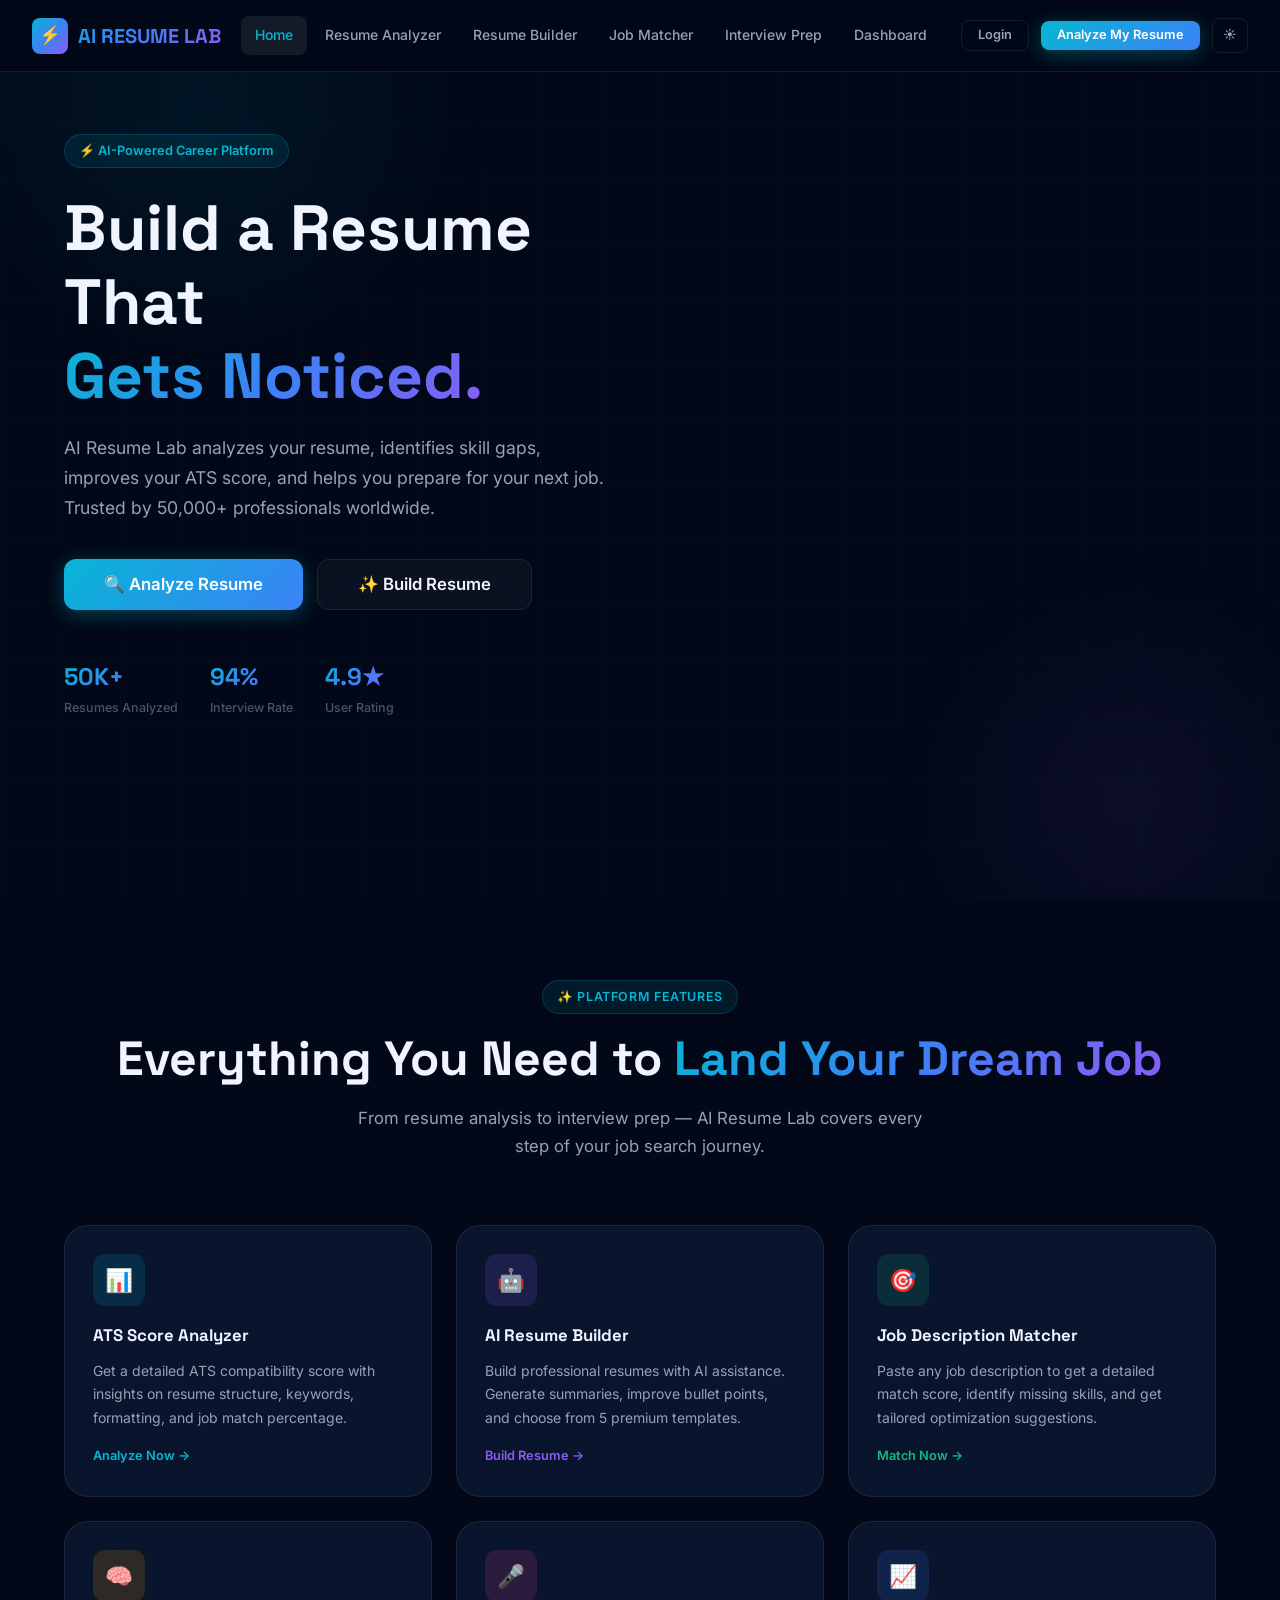
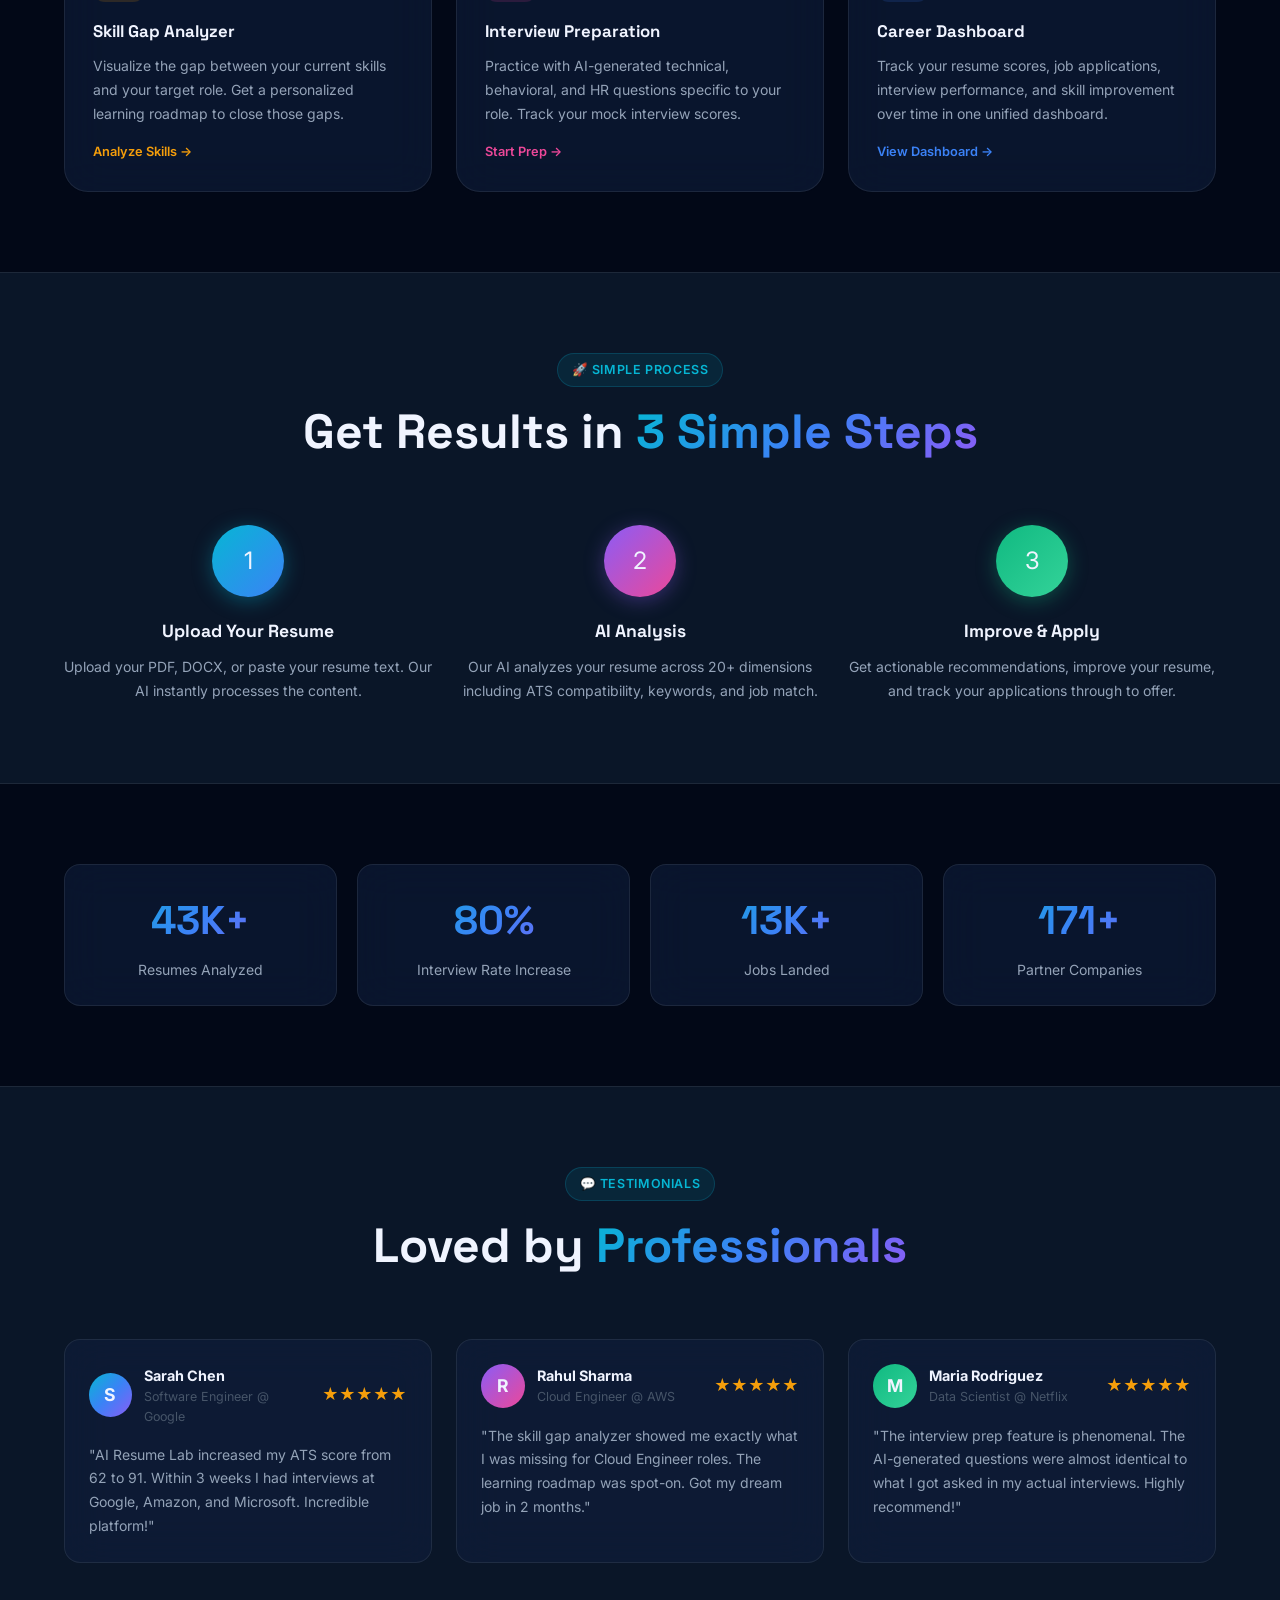
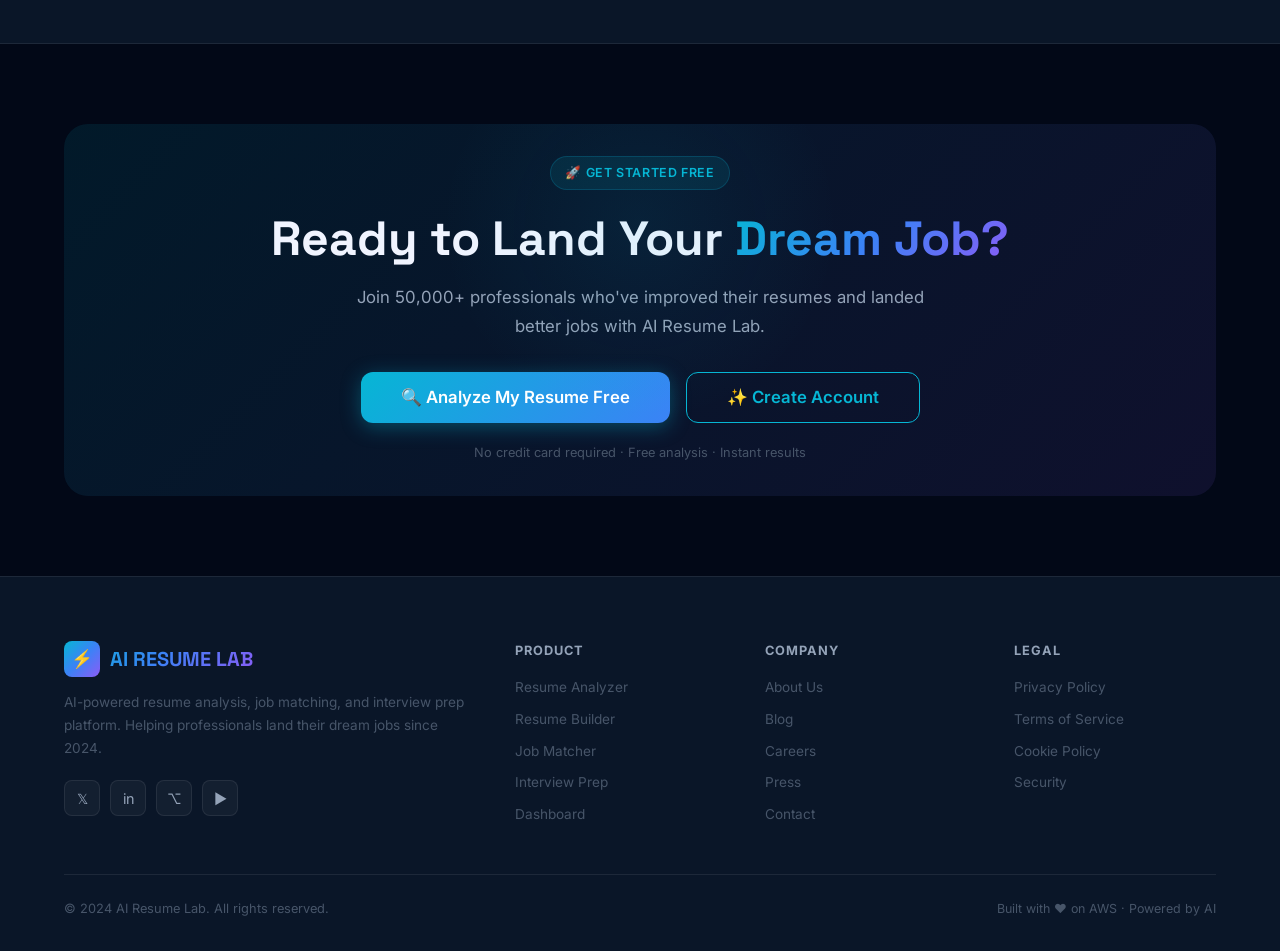
<file: frontend/index.html>
<!DOCTYPE html>
<html lang="en">
<head>
  <meta charset="UTF-8"/>
  <meta name="viewport" content="width=device-width, initial-scale=1.0"/>
  <title>AI Resume Lab — Build a Resume That Gets Noticed</title>
  <meta name="description" content="AI Resume Lab analyzes your resume, identifies skill gaps, improves your ATS score, and helps you prepare for your next job. Trusted by 50,000+ professionals."/>
  <meta name="keywords" content="AI resume analyzer, ATS score, resume builder, job matcher, interview prep, skill gap analysis"/>
  <meta property="og:title" content="AI Resume Lab — AI-Powered Resume Analysis Platform"/>
  <meta property="og:description" content="Analyze your resume with AI, improve your ATS score, and land your dream job."/>
  <meta property="og:type" content="website"/>
  <link rel="stylesheet" href="css/style.css"/>
  <link rel="stylesheet" href="css/responsive.css"/>
</head>
<body>
<div class="bg-animated"></div>
<div class="grid-overlay"></div>

<!-- ════════════════════════ NAVBAR ════════════════════════ -->
<nav class="navbar" id="navbar">
  <a href="index.html" class="nav-logo">
    <div class="logo-icon">⚡</div>
    AI RESUME LAB
  </a>

  <div class="nav-links">
    <a href="index.html" class="active">Home</a>
    <a href="analyzer.html">Resume Analyzer</a>
    <a href="builder.html">Resume Builder</a>
    <a href="matcher.html">Job Matcher</a>
    <a href="interview.html">Interview Prep</a>
    <a href="dashboard.html">Dashboard</a>
  </div>

  <div class="nav-actions">
    <a href="login.html" class="btn btn-ghost btn-sm nav-login-btn" id="nav-login">Login</a>
    <a href="analyzer.html" class="btn btn-primary btn-sm">Analyze My Resume</a>

    <div class="nav-user nav-user-menu" style="display:none" id="nav-user-menu">
      <div class="nav-avatar" id="nav-avatar">A</div>
      <span class="nav-user-name" id="nav-user-name">User</span>
      <span>▾</span>
    </div>

    <button data-theme-toggle class="btn btn-ghost btn-icon btn-sm" title="Toggle theme">☀️</button>
  </div>

  <button class="hamburger" id="hamburger" aria-label="Toggle menu">
    <span></span><span></span><span></span>
  </button>
</nav>

<!-- Mobile Nav -->
<div class="mobile-nav" id="mobile-nav">
  <a href="index.html" class="active">🏠 Home</a>
  <a href="analyzer.html">📄 Resume Analyzer</a>
  <a href="builder.html">📝 Resume Builder</a>
  <a href="matcher.html">🎯 Job Matcher</a>
  <a href="interview.html">🎤 Interview Prep</a>
  <a href="dashboard.html">📊 Dashboard</a>
  <a href="login.html">🔑 Login</a>
</div>

<!-- ════════════════════════ HERO ════════════════════════ -->
<section class="hero section-lg">
  <div class="container">
    <div class="hero-content">
      <!-- Left Column -->
      <div class="fade-in-up">
        <div class="hero-eyebrow">
          ⚡ AI-Powered Career Platform
        </div>
        <h1 class="hero-title">
          Build a Resume That<br/>
          <span class="gradient-text">Gets Noticed.</span>
        </h1>
        <p class="hero-subtitle">
          AI Resume Lab analyzes your resume, identifies skill gaps, improves your ATS score,
          and helps you prepare for your next job. Trusted by 50,000+ professionals worldwide.
        </p>
        <div class="hero-cta">
          <a href="analyzer.html" class="btn btn-primary btn-xl" id="hero-analyze-btn">
            🔍 Analyze Resume
          </a>
          <a href="builder.html" class="btn btn-secondary btn-xl">
            ✨ Build Resume
          </a>
        </div>
        <div class="hero-stats">
          <div class="hero-stat-item">
            <div class="hero-stat-value" data-count="50" data-suffix="K+">0</div>
            <div class="hero-stat-label">Resumes Analyzed</div>
          </div>
          <div class="hero-stat-item">
            <div class="hero-stat-value" data-count="94" data-suffix="%">0</div>
            <div class="hero-stat-label">Interview Rate</div>
          </div>
          <div class="hero-stat-item">
            <div class="hero-stat-value" data-count="4" data-suffix=".9★">0</div>
            <div class="hero-stat-label">User Rating</div>
          </div>
        </div>
      </div>

      <!-- Right Column — Hero Dashboard Visual -->
      <div class="hero-visual fade-in-up-delay-2" style="opacity:0">
        <div class="hero-dashboard-card">
          <!-- ATS Score Header -->
          <div class="flex items-center justify-between mb-16">
            <div>
              <div style="font-size:0.7rem;color:var(--text-muted);font-weight:600;text-transform:uppercase;letter-spacing:0.08em;">ATS SCORE</div>
              <div style="font-family:var(--font-display);font-size:2rem;font-weight:800;" class="gradient-text">87<span style="font-size:1rem;font-weight:500;color:var(--text-muted)">/100</span></div>
            </div>
            <div style="width:64px;height:64px;border-radius:50%;background:conic-gradient(#06b6d4 0% 87%,rgba(255,255,255,0.06) 87%);display:flex;align-items:center;justify-content:center;position:relative;">
              <div style="width:50px;height:50px;border-radius:50%;background:var(--bg-card);display:flex;align-items:center;justify-content:center;font-size:0.9rem;">⚡</div>
            </div>
          </div>

          <!-- Category Scores -->
          <div style="display:flex;flex-direction:column;gap:10px;margin-bottom:20px;">
            <div class="progress-wrap">
              <div class="progress-header">
                <span class="progress-label">Resume Structure</span>
                <span class="progress-value">88%</span>
              </div>
              <div class="progress-bar">
                <div class="progress-fill cyan" data-target="88" style="width:0%"></div>
              </div>
            </div>
            <div class="progress-wrap">
              <div class="progress-header">
                <span class="progress-label">Keywords Match</span>
                <span class="progress-value">85%</span>
              </div>
              <div class="progress-bar">
                <div class="progress-fill purple" data-target="85" style="width:0%"></div>
              </div>
            </div>
            <div class="progress-wrap">
              <div class="progress-header">
                <span class="progress-label">Skills Score</span>
                <span class="progress-value">90%</span>
              </div>
              <div class="progress-bar">
                <div class="progress-fill emerald" data-target="90" style="width:0%"></div>
              </div>
            </div>
            <div class="progress-wrap">
              <div class="progress-header">
                <span class="progress-label">Job Match</span>
                <span class="progress-value">92%</span>
              </div>
              <div class="progress-bar">
                <div class="progress-fill amber" data-target="92" style="width:0%"></div>
              </div>
            </div>
          </div>

          <!-- Matched Skills -->
          <div style="font-size:0.72rem;font-weight:700;color:var(--text-muted);text-transform:uppercase;letter-spacing:0.08em;margin-bottom:8px;">Matched Skills</div>
          <div style="display:flex;flex-wrap:wrap;gap:6px;">
            <span class="skill-tag matched">✓ Python</span>
            <span class="skill-tag matched">✓ AWS</span>
            <span class="skill-tag matched">✓ Docker</span>
            <span class="skill-tag missing">✗ Kubernetes</span>
            <span class="skill-tag recommended">★ Terraform</span>
          </div>
        </div>

        <!-- Floating Mini Cards -->
        <div style="position:absolute;top:-20px;right:-80px;display:flex;flex-direction:column;gap:10px;">
          <div class="mini-card">
            <div class="mini-card-icon" style="background:rgba(6,182,212,0.15);color:var(--accent-cyan);">📊</div>
            <div>
              <div class="mini-card-label">ATS Score</div>
              <div class="mini-card-value">87/100</div>
            </div>
          </div>
          <div class="mini-card">
            <div class="mini-card-icon" style="background:rgba(139,92,246,0.15);color:var(--accent-purple);">🎯</div>
            <div>
              <div class="mini-card-label">Job Match</div>
              <div class="mini-card-value">92%</div>
            </div>
          </div>
        </div>

        <div style="position:absolute;bottom:-20px;left:-70px;">
          <div class="mini-card">
            <div class="mini-card-icon" style="background:rgba(16,185,129,0.15);color:var(--accent-emerald);">✅</div>
            <div>
              <div class="mini-card-label">Skills Found</div>
              <div class="mini-card-value">24 Skills</div>
            </div>
          </div>
        </div>
      </div>
    </div>
  </div>
</section>

<!-- ════════════════════════ FEATURES ════════════════════════ -->
<section class="section" id="features">
  <div class="container">
    <div class="section-header">
      <div class="section-eyebrow">✨ Platform Features</div>
      <h2 class="section-title">Everything You Need to <span class="gradient-text">Land Your Dream Job</span></h2>
      <p class="section-subtitle">From resume analysis to interview prep — AI Resume Lab covers every step of your job search journey.</p>
    </div>

    <div class="grid-3" id="features-grid">
      <div class="feature-card" data-aos="fade-up" data-aos-delay="100">
        <div class="feature-icon" style="background:rgba(6,182,212,0.15);">📊</div>
        <h3 class="feature-title">ATS Score Analyzer</h3>
        <p class="feature-desc">Get a detailed ATS compatibility score with insights on resume structure, keywords, formatting, and job match percentage.</p>
        <a href="analyzer.html" style="display:inline-flex;align-items:center;gap:6px;margin-top:16px;font-size:0.8rem;color:var(--accent-cyan);font-weight:600;">Analyze Now →</a>
      </div>

      <div class="feature-card" data-aos="fade-up" data-aos-delay="200">
        <div class="feature-icon" style="background:rgba(139,92,246,0.15);">🤖</div>
        <h3 class="feature-title">AI Resume Builder</h3>
        <p class="feature-desc">Build professional resumes with AI assistance. Generate summaries, improve bullet points, and choose from 5 premium templates.</p>
        <a href="builder.html" style="display:inline-flex;align-items:center;gap:6px;margin-top:16px;font-size:0.8rem;color:var(--accent-purple);font-weight:600;">Build Resume →</a>
      </div>

      <div class="feature-card" data-aos="fade-up" data-aos-delay="300">
        <div class="feature-icon" style="background:rgba(16,185,129,0.15);">🎯</div>
        <h3 class="feature-title">Job Description Matcher</h3>
        <p class="feature-desc">Paste any job description to get a detailed match score, identify missing skills, and get tailored optimization suggestions.</p>
        <a href="matcher.html" style="display:inline-flex;align-items:center;gap:6px;margin-top:16px;font-size:0.8rem;color:var(--accent-emerald);font-weight:600;">Match Now →</a>
      </div>

      <div class="feature-card" data-aos="fade-up" data-aos-delay="100">
        <div class="feature-icon" style="background:rgba(245,158,11,0.15);">🧠</div>
        <h3 class="feature-title">Skill Gap Analyzer</h3>
        <p class="feature-desc">Visualize the gap between your current skills and your target role. Get a personalized learning roadmap to close those gaps.</p>
        <a href="matcher.html#skills" style="display:inline-flex;align-items:center;gap:6px;margin-top:16px;font-size:0.8rem;color:var(--accent-amber);font-weight:600;">Analyze Skills →</a>
      </div>

      <div class="feature-card" data-aos="fade-up" data-aos-delay="200">
        <div class="feature-icon" style="background:rgba(236,72,153,0.15);">🎤</div>
        <h3 class="feature-title">Interview Preparation</h3>
        <p class="feature-desc">Practice with AI-generated technical, behavioral, and HR questions specific to your role. Track your mock interview scores.</p>
        <a href="interview.html" style="display:inline-flex;align-items:center;gap:6px;margin-top:16px;font-size:0.8rem;color:var(--accent-pink);font-weight:600;">Start Prep →</a>
      </div>

      <div class="feature-card" data-aos="fade-up" data-aos-delay="300">
        <div class="feature-icon" style="background:rgba(59,130,246,0.15);">📈</div>
        <h3 class="feature-title">Career Dashboard</h3>
        <p class="feature-desc">Track your resume scores, job applications, interview performance, and skill improvement over time in one unified dashboard.</p>
        <a href="dashboard.html" style="display:inline-flex;align-items:center;gap:6px;margin-top:16px;font-size:0.8rem;color:var(--accent-blue);font-weight:600;">View Dashboard →</a>
      </div>
    </div>
  </div>
</section>

<!-- ════════════════════════ HOW IT WORKS ════════════════════════ -->
<section class="section" style="background: var(--bg-secondary); border-top: var(--border-glass); border-bottom: var(--border-glass);">
  <div class="container">
    <div class="section-header">
      <div class="section-eyebrow">🚀 Simple Process</div>
      <h2 class="section-title">Get Results in <span class="gradient-text">3 Simple Steps</span></h2>
    </div>

    <div class="grid-3">
      <div class="text-center" data-aos="zoom-in" data-aos-delay="100">
        <div style="width:72px;height:72px;border-radius:50%;background:var(--gradient-btn);display:flex;align-items:center;justify-content:center;margin:0 auto 20px;font-size:1.5rem;box-shadow:var(--shadow-btn);">1</div>
        <h3 style="font-family:var(--font-display);font-size:1.1rem;font-weight:700;margin-bottom:10px;">Upload Your Resume</h3>
        <p style="font-size:0.875rem;color:var(--text-secondary);line-height:1.7;">Upload your PDF, DOCX, or paste your resume text. Our AI instantly processes the content.</p>
      </div>

      <div class="text-center" data-aos="zoom-in" data-aos-delay="200">
        <div style="width:72px;height:72px;border-radius:50%;background:var(--gradient-btn-purple);display:flex;align-items:center;justify-content:center;margin:0 auto 20px;font-size:1.5rem;box-shadow:0 4px 20px rgba(139,92,246,0.35);">2</div>
        <h3 style="font-family:var(--font-display);font-size:1.1rem;font-weight:700;margin-bottom:10px;">AI Analysis</h3>
        <p style="font-size:0.875rem;color:var(--text-secondary);line-height:1.7;">Our AI analyzes your resume across 20+ dimensions including ATS compatibility, keywords, and job match.</p>
      </div>

      <div class="text-center" data-aos="zoom-in" data-aos-delay="300">
        <div style="width:72px;height:72px;border-radius:50%;background:linear-gradient(135deg,#10b981,#34d399);display:flex;align-items:center;justify-content:center;margin:0 auto 20px;font-size:1.5rem;box-shadow:0 4px 20px rgba(16,185,129,0.35);">3</div>
        <h3 style="font-family:var(--font-display);font-size:1.1rem;font-weight:700;margin-bottom:10px;">Improve & Apply</h3>
        <p style="font-size:0.875rem;color:var(--text-secondary);line-height:1.7;">Get actionable recommendations, improve your resume, and track your applications through to offer.</p>
      </div>
    </div>
  </div>
</section>

<!-- ════════════════════════ STATS SHOWCASE ════════════════════════ -->
<section class="section">
  <div class="container">
    <div class="grid-4">
      <div class="card text-center" data-aos="fade-up" data-aos-delay="100">
        <div style="font-family:var(--font-display);font-size:2.5rem;font-weight:800;" class="gradient-text" data-count="50" data-suffix="K+">0</div>
        <div style="font-size:0.875rem;color:var(--text-secondary);margin-top:6px;">Resumes Analyzed</div>
      </div>
      <div class="card text-center" data-aos="fade-up" data-aos-delay="200">
        <div style="font-family:var(--font-display);font-size:2.5rem;font-weight:800;" class="gradient-text" data-count="94" data-suffix="%">0</div>
        <div style="font-size:0.875rem;color:var(--text-secondary);margin-top:6px;">Interview Rate Increase</div>
      </div>
      <div class="card text-center" data-aos="fade-up" data-aos-delay="300">
        <div style="font-family:var(--font-display);font-size:2.5rem;font-weight:800;" class="gradient-text" data-count="15" data-suffix="K+">0</div>
        <div style="font-size:0.875rem;color:var(--text-secondary);margin-top:6px;">Jobs Landed</div>
      </div>
      <div class="card text-center" data-aos="fade-up" data-aos-delay="400">
        <div style="font-family:var(--font-display);font-size:2.5rem;font-weight:800;" class="gradient-text" data-count="200" data-suffix="+">0</div>
        <div style="font-size:0.875rem;color:var(--text-secondary);margin-top:6px;">Partner Companies</div>
      </div>
    </div>
  </div>
</section>

<!-- ════════════════════════ TESTIMONIALS ════════════════════════ -->
<section class="section" style="background: var(--bg-secondary); border-top: var(--border-glass); border-bottom: var(--border-glass);">
  <div class="container">
    <div class="section-header">
      <div class="section-eyebrow">💬 Testimonials</div>
      <h2 class="section-title">Loved by <span class="gradient-text">Professionals</span></h2>
    </div>
    <div class="grid-3">
      <div class="card" data-aos="fade-up" data-aos-delay="100">
        <div style="display:flex;gap:12px;align-items:center;margin-bottom:16px;">
          <div style="width:44px;height:44px;border-radius:50%;background:var(--gradient-primary);display:flex;align-items:center;justify-content:center;font-weight:700;font-size:1.1rem;">S</div>
          <div>
            <div style="font-weight:700;font-size:0.9rem;">Sarah Chen</div>
            <div style="font-size:0.78rem;color:var(--text-muted);">Software Engineer @ Google</div>
          </div>
          <div style="margin-left:auto;color:var(--accent-amber);">★★★★★</div>
        </div>
        <p style="font-size:0.875rem;color:var(--text-secondary);line-height:1.7;">"AI Resume Lab increased my ATS score from 62 to 91. Within 3 weeks I had interviews at Google, Amazon, and Microsoft. Incredible platform!"</p>
      </div>

      <div class="card" data-aos="fade-up" data-aos-delay="200">
        <div style="display:flex;gap:12px;align-items:center;margin-bottom:16px;">
          <div style="width:44px;height:44px;border-radius:50%;background:var(--gradient-btn-purple);display:flex;align-items:center;justify-content:center;font-weight:700;font-size:1.1rem;">R</div>
          <div>
            <div style="font-weight:700;font-size:0.9rem;">Rahul Sharma</div>
            <div style="font-size:0.78rem;color:var(--text-muted);">Cloud Engineer @ AWS</div>
          </div>
          <div style="margin-left:auto;color:var(--accent-amber);">★★★★★</div>
        </div>
        <p style="font-size:0.875rem;color:var(--text-secondary);line-height:1.7;">"The skill gap analyzer showed me exactly what I was missing for Cloud Engineer roles. The learning roadmap was spot-on. Got my dream job in 2 months."</p>
      </div>

      <div class="card" data-aos="fade-up" data-aos-delay="300">
        <div style="display:flex;gap:12px;align-items:center;margin-bottom:16px;">
          <div style="width:44px;height:44px;border-radius:50%;background:linear-gradient(135deg,#10b981,#34d399);display:flex;align-items:center;justify-content:center;font-weight:700;font-size:1.1rem;">M</div>
          <div>
            <div style="font-weight:700;font-size:0.9rem;">Maria Rodriguez</div>
            <div style="font-size:0.78rem;color:var(--text-muted);">Data Scientist @ Netflix</div>
          </div>
          <div style="margin-left:auto;color:var(--accent-amber);">★★★★★</div>
        </div>
        <p style="font-size:0.875rem;color:var(--text-secondary);line-height:1.7;">"The interview prep feature is phenomenal. The AI-generated questions were almost identical to what I got asked in my actual interviews. Highly recommend!"</p>
      </div>
    </div>
  </div>
</section>

<!-- ════════════════════════ CTA SECTION ════════════════════════ -->
<section class="section">
  <div class="container">
    <div class="card-lg text-center" style="background:linear-gradient(135deg,rgba(6,182,212,0.1),rgba(139,92,246,0.1));border-color:rgba(6,182,212,0.2);position:relative;overflow:hidden;">
      <div style="position:absolute;top:-100px;left:50%;transform:translateX(-50%);width:400px;height:400px;border-radius:50%;background:radial-gradient(circle,rgba(6,182,212,0.08) 0%,transparent 70%);pointer-events:none;"></div>
      <div class="section-eyebrow" style="margin:0 auto 20px;">🚀 Get Started Free</div>
      <h2 class="section-title">Ready to Land Your <span class="gradient-text">Dream Job?</span></h2>
      <p class="section-subtitle" style="margin-bottom:32px;">Join 50,000+ professionals who've improved their resumes and landed better jobs with AI Resume Lab.</p>
      <div style="display:flex;gap:16px;justify-content:center;flex-wrap:wrap;">
        <a href="analyzer.html" class="btn btn-primary btn-xl">🔍 Analyze My Resume Free</a>
        <a href="register.html" class="btn btn-outline btn-xl">✨ Create Account</a>
      </div>
      <p style="margin-top:20px;font-size:0.8rem;color:var(--text-muted);">No credit card required · Free analysis · Instant results</p>
    </div>
  </div>
</section>

<!-- ════════════════════════ FOOTER ════════════════════════ -->
<footer class="footer">
  <div class="container">
    <div class="footer-grid">
      <div class="footer-brand">
        <a href="index.html" class="nav-logo" style="display:inline-flex;margin-bottom:14px;">
          <div class="logo-icon">⚡</div>
          AI RESUME LAB
        </a>
        <p class="footer-desc">AI-powered resume analysis, job matching, and interview prep platform. Helping professionals land their dream jobs since 2024.</p>
        <div class="footer-socials">
          <a class="social-btn" href="#" title="Twitter">𝕏</a>
          <a class="social-btn" href="#" title="LinkedIn">in</a>
          <a class="social-btn" href="#" title="GitHub">⌥</a>
          <a class="social-btn" href="#" title="YouTube">▶</a>
        </div>
      </div>

      <div>
        <h4 class="footer-heading">Product</h4>
        <div class="footer-links">
          <a href="analyzer.html">Resume Analyzer</a>
          <a href="builder.html">Resume Builder</a>
          <a href="matcher.html">Job Matcher</a>
          <a href="interview.html">Interview Prep</a>
          <a href="dashboard.html">Dashboard</a>
        </div>
      </div>

      <div>
        <h4 class="footer-heading">Company</h4>
        <div class="footer-links">
          <a href="#">About Us</a>
          <a href="#">Blog</a>
          <a href="#">Careers</a>
          <a href="#">Press</a>
          <a href="#">Contact</a>
        </div>
      </div>

      <div>
        <h4 class="footer-heading">Legal</h4>
        <div class="footer-links">
          <a href="#">Privacy Policy</a>
          <a href="#">Terms of Service</a>
          <a href="#">Cookie Policy</a>
          <a href="#">Security</a>
        </div>
      </div>
    </div>

    <div class="footer-bottom">
      <div class="footer-copy">© 2024 AI Resume Lab. All rights reserved.</div>
      <div style="font-size:0.78rem;color:var(--text-muted);">Built with ❤️ on AWS · Powered by AI</div>
    </div>
  </div>
</footer>

<script src="js/api.js"></script>
<script src="js/ui.js"></script>
<script src="js/auth.js"></script>
<script>
  // Initialize page
  document.addEventListener('DOMContentLoaded', () => {
    ProgressBar.animateAll(800);
  });
</script>
</body>
</html>
</file>
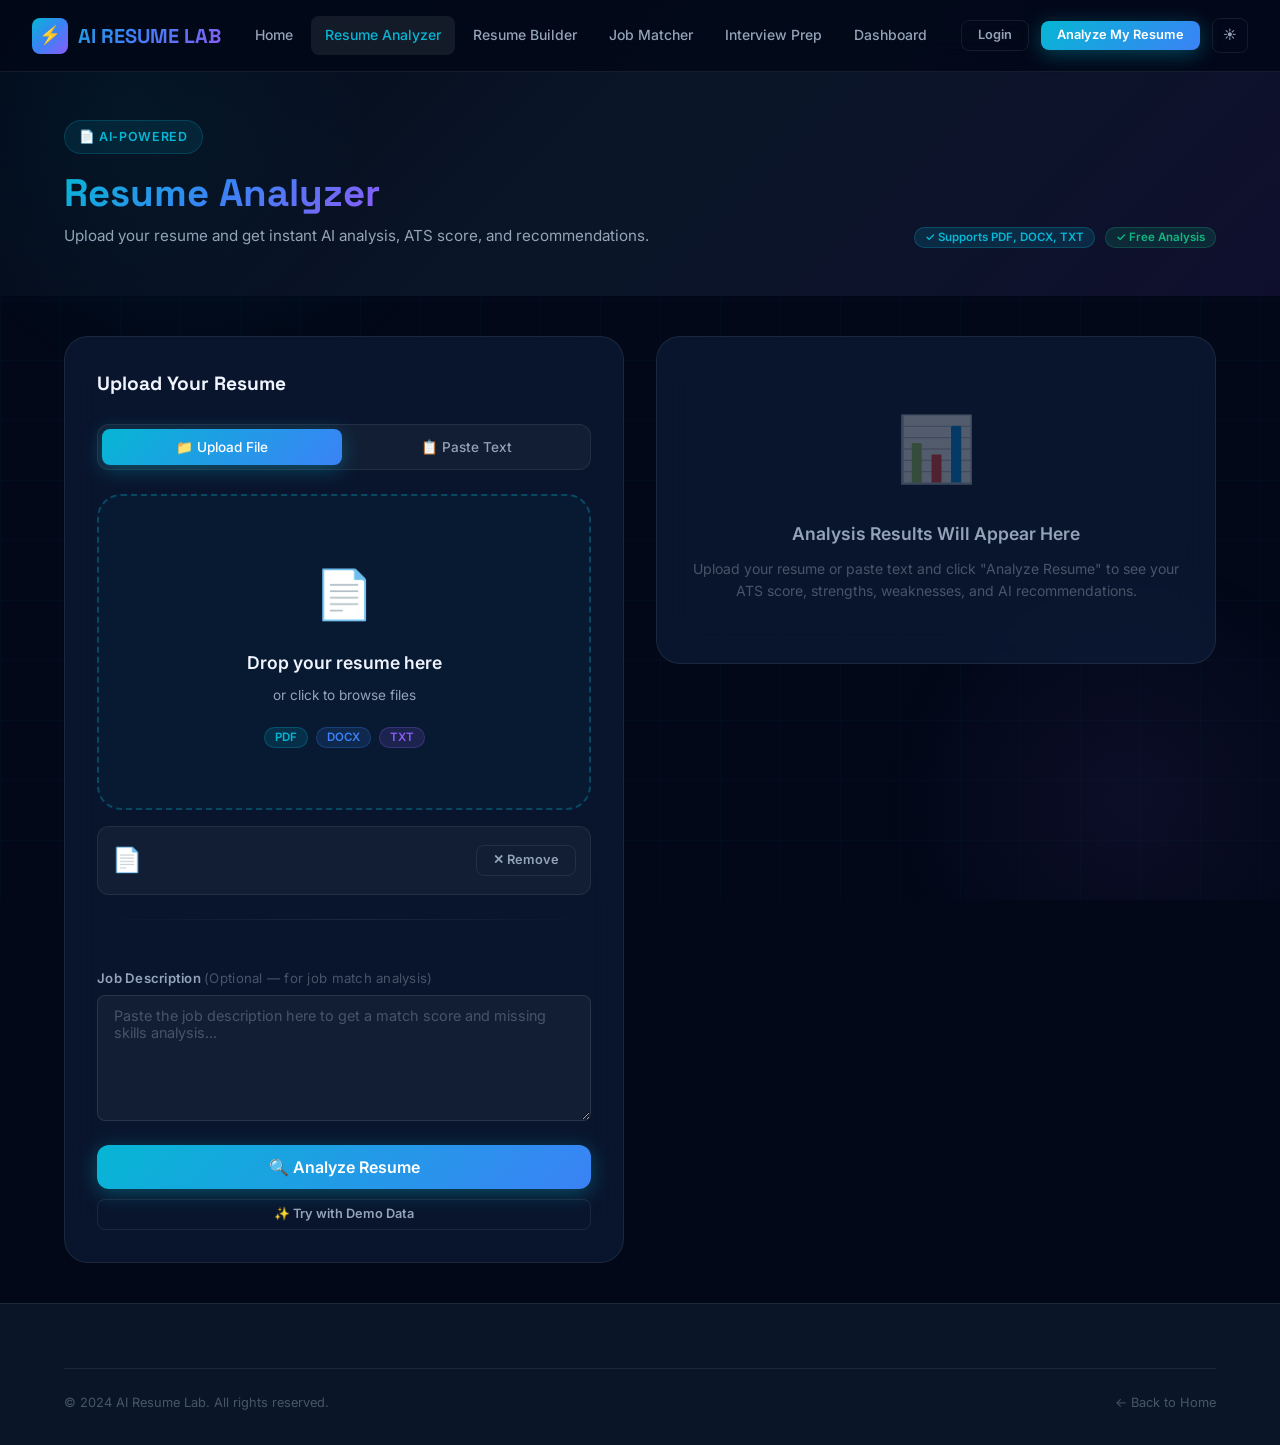
<file: frontend/analyzer.html>
<!DOCTYPE html>
<html lang="en">
<head>
  <meta charset="UTF-8"/>
  <meta name="viewport" content="width=device-width, initial-scale=1.0"/>
  <title>Resume Analyzer — AI Resume Lab</title>
  <meta name="description" content="Upload your resume and get an instant AI-powered ATS score, skill analysis, job match, and actionable recommendations."/>
  <link rel="stylesheet" href="css/style.css"/>
  <link rel="stylesheet" href="css/responsive.css"/>
</head>
<body>
<div class="bg-animated"></div>
<div class="grid-overlay"></div>

<!-- NAVBAR -->
<nav class="navbar" id="navbar">
  <a href="index.html" class="nav-logo">
    <div class="logo-icon">⚡</div>AI RESUME LAB
  </a>
  <div class="nav-links">
    <a href="index.html">Home</a>
    <a href="analyzer.html" class="active">Resume Analyzer</a>
    <a href="builder.html">Resume Builder</a>
    <a href="matcher.html">Job Matcher</a>
    <a href="interview.html">Interview Prep</a>
    <a href="dashboard.html">Dashboard</a>
  </div>
  <div class="nav-actions">
    <a href="login.html" class="btn btn-ghost btn-sm nav-login-btn">Login</a>
    <a href="analyzer.html" class="btn btn-primary btn-sm">Analyze My Resume</a>
    <div class="nav-user nav-user-menu" style="display:none">
      <div class="nav-avatar" id="nav-avatar">A</div>
      <span class="nav-user-name">User</span><span>▾</span>
    </div>
    <button data-theme-toggle class="btn btn-ghost btn-icon btn-sm">☀️</button>
  </div>
  <button class="hamburger" id="hamburger"><span></span><span></span><span></span></button>
</nav>
<div class="mobile-nav" id="mobile-nav">
  <a href="index.html">🏠 Home</a>
  <a href="analyzer.html" class="active">📄 Resume Analyzer</a>
  <a href="builder.html">📝 Resume Builder</a>
  <a href="matcher.html">🎯 Job Matcher</a>
  <a href="interview.html">🎤 Interview Prep</a>
  <a href="dashboard.html">📊 Dashboard</a>
</div>

<!-- PAGE HEADER -->
<div class="page-header">
  <div class="container">
    <div class="page-header-content">
      <div>
        <div class="section-eyebrow">📄 AI-Powered</div>
        <h1 class="page-title"><span class="gradient-text">Resume Analyzer</span></h1>
        <p class="page-subtitle">Upload your resume and get instant AI analysis, ATS score, and recommendations.</p>
      </div>
      <div style="display:flex;gap:10px;flex-shrink:0;">
        <span class="badge badge-cyan">✓ Supports PDF, DOCX, TXT</span>
        <span class="badge badge-emerald">✓ Free Analysis</span>
      </div>
    </div>
  </div>
</div>

<!-- MAIN CONTENT -->
<div style="padding: 40px 0; min-height: 60vh;">
  <div class="container">
    <div class="grid-2" style="gap:32px;align-items:start;">

      <!-- LEFT: Upload Panel -->
      <div>
        <div class="card card-lg" id="upload-panel">
          <h2 style="font-family:var(--font-display);font-size:1.2rem;font-weight:700;margin-bottom:24px;">Upload Your Resume</h2>

          <!-- Tabs -->
          <div class="tabs mb-24" data-tabs>
            <button class="tab-btn" id="tab-upload">📁 Upload File</button>
            <button class="tab-btn" id="tab-paste">📋 Paste Text</button>
          </div>

          <!-- Upload File Tab -->
          <div class="tab-content" id="tc-upload">
            <div class="upload-zone" id="resume-upload-zone">
              <input type="file" id="resume-file" accept=".pdf,.doc,.docx,.txt" aria-label="Upload resume file"/>
              <span class="upload-icon">📄</span>
              <div class="upload-title">Drop your resume here</div>
              <div class="upload-subtitle">or click to browse files</div>
              <div class="upload-formats">
                <span class="badge badge-cyan">PDF</span>
                <span class="badge badge-blue">DOCX</span>
                <span class="badge badge-purple">TXT</span>
              </div>
            </div>
            <div id="file-preview" class="hidden" style="margin-top:16px;padding:14px;background:var(--bg-glass);border-radius:var(--radius-md);border:var(--border-glass);display:flex;align-items:center;gap:12px;">
              <span style="font-size:1.5rem;">📄</span>
              <div style="flex:1;">
                <div id="file-name" style="font-size:0.875rem;font-weight:600;color:var(--text-primary);"></div>
                <div id="file-size" style="font-size:0.78rem;color:var(--text-muted);"></div>
              </div>
              <button id="remove-file" class="btn btn-ghost btn-sm">✕ Remove</button>
            </div>
          </div>

          <!-- Paste Text Tab -->
          <div class="tab-content" id="tc-paste">
            <div class="form-group">
              <label class="form-label" for="resume-text-input">Paste Resume Text</label>
              <textarea class="form-input form-textarea" id="resume-text-input" rows="12"
                placeholder="Paste your full resume text here...&#10;&#10;Include: Summary, Experience, Education, Skills, Projects, Certifications..."></textarea>
              <div class="form-hint">Minimum 100 characters for accurate analysis.</div>
            </div>
          </div>

          <!-- Job Description (optional) -->
          <div style="margin-top:24px;" class="divider" style="margin:20px 0;"></div>
          <div class="form-group mt-24">
            <label class="form-label" for="job-desc-input">
              Job Description <span style="color:var(--text-muted);font-weight:400;">(Optional — for job match analysis)</span>
            </label>
            <textarea class="form-input form-textarea" id="job-desc-input" rows="6"
              placeholder="Paste the job description here to get a match score and missing skills analysis..."></textarea>
          </div>

          <!-- Analyze Button -->
          <button class="btn btn-primary w-full btn-lg mt-24" id="analyze-btn" style="margin-top:24px;">
            🔍 Analyze Resume
          </button>

          <!-- Demo Button -->
          <button class="btn btn-ghost w-full btn-sm" id="demo-btn" style="margin-top:10px;font-size:0.8rem;">
            ✨ Try with Demo Data
          </button>
        </div>
      </div>

      <!-- RIGHT: Results Panel -->
      <div id="results-panel">

        <!-- Placeholder (before analysis) -->
        <div id="results-placeholder" class="card card-lg text-center" style="padding:60px 24px;">
          <div style="font-size:4rem;margin-bottom:20px;opacity:0.3;">📊</div>
          <h3 style="font-size:1.1rem;font-weight:600;color:var(--text-secondary);margin-bottom:10px;">Analysis Results Will Appear Here</h3>
          <p style="font-size:0.875rem;color:var(--text-muted);">Upload your resume or paste text and click "Analyze Resume" to see your ATS score, strengths, weaknesses, and AI recommendations.</p>
        </div>

        <!-- Loading State -->
        <div id="results-loading" class="hidden card card-lg text-center" style="padding:60px 24px;">
          <div class="loader" style="margin:0 auto 20px;"></div>
          <h3 style="font-size:1.1rem;font-weight:600;color:var(--text-primary);margin-bottom:8px;">Analyzing Your Resume...</h3>
          <p style="font-size:0.85rem;color:var(--text-secondary);" id="loading-status">Extracting text and parsing sections...</p>
          <div class="loader-dots" style="justify-content:center;margin-top:16px;">
            <span></span><span></span><span></span>
          </div>
        </div>

        <!-- Results (populated by JS) -->
        <div id="results-content" class="hidden">

          <!-- ATS Score Card -->
          <div class="card card-lg mb-24" id="ats-score-card">
            <div style="display:flex;align-items:center;justify-content:space-between;flex-wrap:wrap;gap:16px;margin-bottom:24px;">
              <h2 style="font-family:var(--font-display);font-size:1.2rem;font-weight:700;">ATS Score Analysis</h2>
              <div style="display:flex;gap:8px;">
                <span class="badge badge-cyan">AI Analysis</span>
                <button class="btn btn-ghost btn-sm" id="download-report-btn" onclick="downloadReport()">⬇ Report</button>
              </div>
            </div>

            <div style="display:flex;align-items:center;gap:32px;flex-wrap:wrap;margin-bottom:28px;">
              <!-- Big Score -->
              <div style="text-align:center;flex-shrink:0;">
                <div style="font-size:0.7rem;font-weight:700;letter-spacing:0.08em;text-transform:uppercase;color:var(--text-muted);margin-bottom:6px;">ATS SCORE</div>
                <div style="font-family:var(--font-display);font-size:4rem;font-weight:800;line-height:1;" class="gradient-text" id="display-ats-score">0</div>
                <div style="font-size:0.875rem;color:var(--text-muted);">/100</div>
              </div>

              <!-- Job Match Score -->
              <div style="text-align:center;flex-shrink:0;" id="job-match-wrap">
                <div style="font-size:0.7rem;font-weight:700;letter-spacing:0.08em;text-transform:uppercase;color:var(--text-muted);margin-bottom:6px;">JOB MATCH</div>
                <div style="font-family:var(--font-display);font-size:4rem;font-weight:800;line-height:1;color:var(--accent-emerald);" id="display-job-match">0</div>
                <div style="font-size:0.875rem;color:var(--text-muted);">%</div>
              </div>

              <!-- Category progress bars -->
              <div style="flex:1;min-width:200px;" id="score-categories"></div>
            </div>

            <!-- Skill Tags Row -->
            <div style="margin-bottom:8px;font-size:0.72rem;font-weight:700;color:var(--text-muted);text-transform:uppercase;letter-spacing:0.08em;">Skill Match</div>
            <div style="display:flex;flex-wrap:wrap;gap:6px;" id="skill-tags-row"></div>
          </div>

          <!-- Analysis Tabs -->
          <div class="card card-lg" id="analysis-tabs-card">
            <div class="tabs mb-24" data-tabs id="analysis-tabs-container">
              <button class="tab-btn">💪 Strengths</button>
              <button class="tab-btn">⚠️ Improve</button>
              <button class="tab-btn">🤖 AI Recs</button>
              <button class="tab-btn">❌ Missing</button>
            </div>

            <!-- Strengths -->
            <div class="tab-content" id="tab-strengths">
              <div class="result-section-title">
                <span class="icon" style="color:var(--accent-emerald);">✅</span>
                Resume Strengths
              </div>
              <div style="display:flex;flex-direction:column;gap:8px;" id="strengths-list"></div>
            </div>

            <!-- Areas to Improve -->
            <div class="tab-content" id="tab-weaknesses">
              <div class="result-section-title">
                <span class="icon" style="color:var(--accent-amber);">⚠️</span>
                Areas to Improve
              </div>
              <div style="display:flex;flex-direction:column;gap:8px;" id="weaknesses-list"></div>
            </div>

            <!-- AI Recommendations -->
            <div class="tab-content" id="tab-recommendations">
              <div class="result-section-title">
                <span class="icon" style="color:var(--accent-cyan);">🤖</span>
                AI Recommendations
              </div>
              <div style="display:flex;flex-direction:column;gap:12px;" id="recommendations-list"></div>
            </div>

            <!-- Missing Skills -->
            <div class="tab-content" id="tab-missing">
              <div class="result-section-title">
                <span class="icon" style="color:var(--accent-red);">❌</span>
                Missing Skills
              </div>
              <p style="font-size:0.85rem;color:var(--text-secondary);margin-bottom:16px;">Skills mentioned in the job description that are not found in your resume:</p>
              <div style="display:flex;flex-wrap:wrap;gap:8px;" id="missing-skills-list"></div>
              <div style="margin-top:20px;">
                <a href="matcher.html" class="btn btn-outline btn-sm">View Learning Path →</a>
              </div>
            </div>
          </div>

        </div>
      </div>
    </div>
  </div>
</div>

<!-- FOOTER -->
<footer class="footer">
  <div class="container">
    <div class="footer-bottom">
      <div class="footer-copy">© 2024 AI Resume Lab. All rights reserved.</div>
      <a href="index.html" style="font-size:0.8rem;color:var(--text-muted);">← Back to Home</a>
    </div>
  </div>
</footer>

<script src="js/api.js"></script>
<script src="js/ui.js"></script>
<script src="js/auth.js"></script>
<script src="js/analyzer.js"></script>
</body>
</html>
</file>
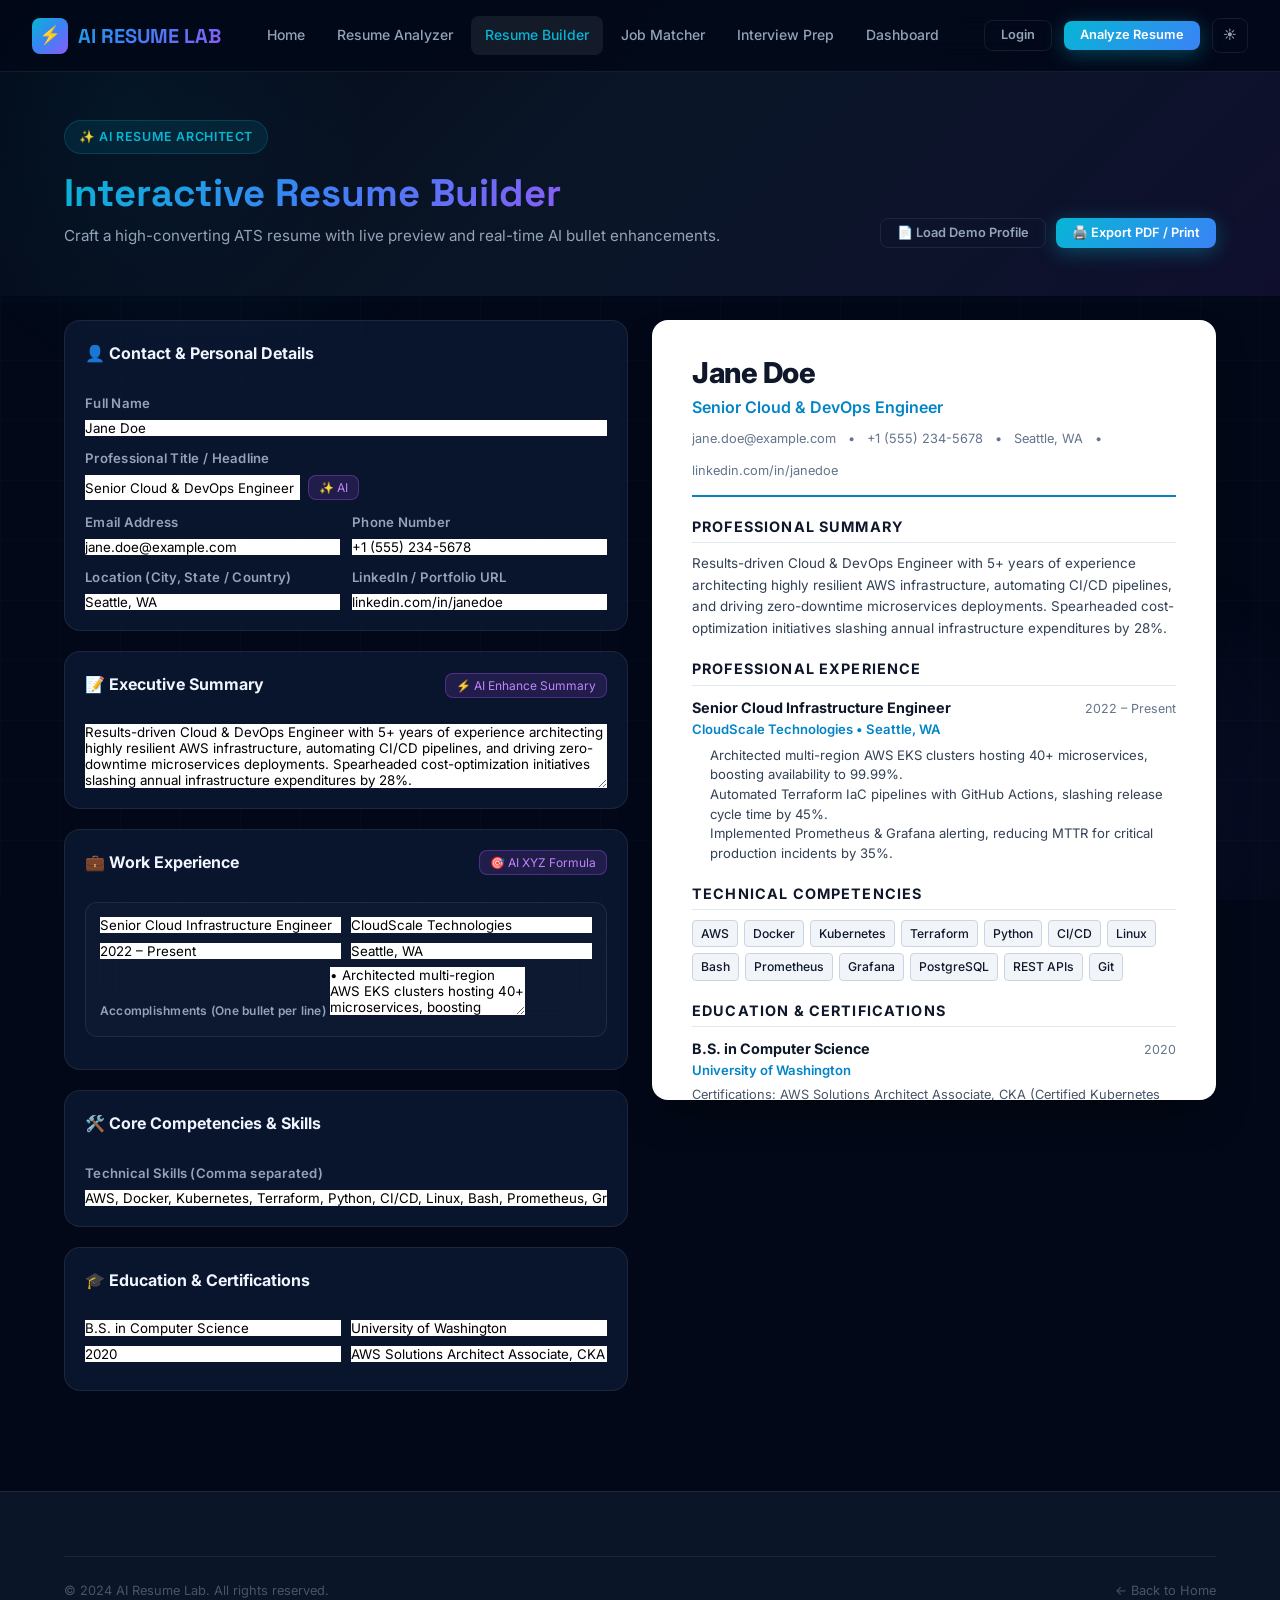
<file: frontend/builder.html>
<!DOCTYPE html>
<html lang="en">
<head>
  <meta charset="UTF-8"/>
  <meta name="viewport" content="width=device-width, initial-scale=1.0"/>
  <title>AI Resume Builder — AI Resume Lab</title>
  <meta name="description" content="Build an ATS-optimized, high-impact resume with live AI suggestions, Google XYZ bullet rewriter, and instant PDF export."/>
  <link rel="stylesheet" href="css/style.css"/>
  <link rel="stylesheet" href="css/responsive.css"/>
  <style>
    .builder-layout {
      display: grid;
      grid-template-columns: 1fr 1fr;
      gap: 24px;
      align-items: start;
      margin-top: 24px;
    }
    @media (max-width: 1024px) {
      .builder-layout {
        grid-template-columns: 1fr;
      }
    }
    .editor-section {
      background: var(--bg-card);
      border: var(--border-glass);
      border-radius: var(--radius-lg);
      padding: 20px;
      margin-bottom: 20px;
      box-shadow: var(--shadow-glass);
    }
    .editor-section-header {
      display: flex;
      justify-content: space-between;
      align-items: center;
      margin-bottom: 16px;
      padding-bottom: 10px;
      border-bottom: 1px solid var(--border-subtle);
    }
    .editor-section-title {
      font-size: 1rem;
      font-weight: 700;
      color: var(--text-primary);
      display: flex;
      align-items: center;
      gap: 8px;
    }
    .live-preview-container {
      position: sticky;
      top: 90px;
      background: #ffffff;
      color: #1e293b;
      border-radius: var(--radius-lg);
      padding: 36px 40px;
      box-shadow: 0 20px 40px -15px rgba(0,0,0,0.5);
      font-family: 'Inter', -apple-system, BlinkMacSystemFont, sans-serif;
      min-height: 750px;
      overflow-y: auto;
      max-height: calc(100vh - 120px);
    }
    .preview-header {
      border-bottom: 2px solid #0284c7;
      padding-bottom: 14px;
      margin-bottom: 18px;
    }
    .preview-name {
      font-size: 1.8rem;
      font-weight: 800;
      color: #0f172a;
      letter-spacing: -0.5px;
      line-height: 1.2;
    }
    .preview-title {
      font-size: 1rem;
      color: #0284c7;
      font-weight: 600;
      margin-top: 4px;
    }
    .preview-contact {
      display: flex;
      flex-wrap: wrap;
      gap: 12px;
      font-size: 0.8rem;
      color: #64748b;
      margin-top: 8px;
    }
    .preview-section {
      margin-bottom: 18px;
    }
    .preview-section-heading {
      font-size: 0.9rem;
      font-weight: 700;
      text-transform: uppercase;
      letter-spacing: 0.08em;
      color: #0f172a;
      border-bottom: 1px solid #e2e8f0;
      padding-bottom: 4px;
      margin-bottom: 10px;
      display: flex;
      align-items: center;
      gap: 6px;
    }
    .preview-summary {
      font-size: 0.84rem;
      line-height: 1.6;
      color: #334155;
    }
    .preview-exp-item, .preview-edu-item {
      margin-bottom: 12px;
    }
    .preview-item-row {
      display: flex;
      justify-content: space-between;
      align-items: baseline;
    }
    .preview-item-title {
      font-size: 0.9rem;
      font-weight: 700;
      color: #0f172a;
    }
    .preview-item-sub {
      font-size: 0.82rem;
      font-weight: 600;
      color: #0284c7;
    }
    .preview-item-date {
      font-size: 0.78rem;
      color: #64748b;
    }
    .preview-bullets {
      margin-top: 6px;
      padding-left: 18px;
      font-size: 0.82rem;
      line-height: 1.5;
      color: #334155;
    }
    .preview-skills-grid {
      display: flex;
      flex-wrap: wrap;
      gap: 6px;
    }
    .preview-skill-badge {
      font-size: 0.76rem;
      background: #f1f5f9;
      color: #0f172a;
      padding: 3px 8px;
      border-radius: 4px;
      font-weight: 500;
      border: 1px solid #cbd5e1;
    }
    .ai-action-btn {
      font-size: 0.75rem;
      display: inline-flex;
      align-items: center;
      gap: 5px;
      padding: 4px 10px;
      background: rgba(168, 85, 247, 0.15);
      border: 1px solid rgba(168, 85, 247, 0.35);
      color: #c084fc;
      border-radius: var(--radius-sm);
      cursor: pointer;
      font-family: inherit;
      transition: var(--transition-fast);
    }
    .ai-action-btn:hover {
      background: rgba(168, 85, 247, 0.25);
      border-color: #c084fc;
      transform: translateY(-1px);
    }
    @media print {
      body * {
        visibility: hidden;
      }
      .live-preview-container, .live-preview-container * {
        visibility: visible;
      }
      .live-preview-container {
        position: absolute;
        left: 0;
        top: 0;
        width: 100%;
        padding: 0;
        box-shadow: none;
      }
    }
  </style>
</head>
<body>
<div class="bg-animated"></div>
<div class="grid-overlay"></div>

<!-- NAVBAR -->
<nav class="navbar" id="navbar">
  <a href="index.html" class="nav-logo">
    <div class="logo-icon">⚡</div>AI RESUME LAB
  </a>
  <div class="nav-links">
    <a href="index.html">Home</a>
    <a href="analyzer.html">Resume Analyzer</a>
    <a href="builder.html" class="active">Resume Builder</a>
    <a href="matcher.html">Job Matcher</a>
    <a href="interview.html">Interview Prep</a>
    <a href="dashboard.html">Dashboard</a>
  </div>
  <div class="nav-actions">
    <a href="login.html" class="btn btn-ghost btn-sm nav-login-btn">Login</a>
    <a href="analyzer.html" class="btn btn-primary btn-sm">Analyze Resume</a>
    <div class="nav-user nav-user-menu" style="display:none">
      <div class="nav-avatar" id="nav-avatar">A</div>
      <span class="nav-user-name">User</span><span>▾</span>
    </div>
    <button data-theme-toggle class="btn btn-ghost btn-icon btn-sm">☀️</button>
  </div>
  <button class="hamburger" id="hamburger"><span></span><span></span><span></span></button>
</nav>

<div class="mobile-nav" id="mobile-nav">
  <a href="index.html">🏠 Home</a>
  <a href="analyzer.html">📄 Resume Analyzer</a>
  <a href="builder.html" class="active">📝 Resume Builder</a>
  <a href="matcher.html">🎯 Job Matcher</a>
  <a href="interview.html">🎤 Interview Prep</a>
  <a href="dashboard.html">📊 Dashboard</a>
</div>

<!-- PAGE HEADER -->
<div class="page-header">
  <div class="container">
    <div class="page-header-content">
      <div>
        <div class="section-eyebrow">✨ AI Resume Architect</div>
        <h1 class="page-title"><span class="gradient-text">Interactive Resume Builder</span></h1>
        <p class="page-subtitle">Craft a high-converting ATS resume with live preview and real-time AI bullet enhancements.</p>
      </div>
      <div style="display:flex;gap:10px;flex-wrap:wrap;">
        <button onclick="loadSampleResume()" class="btn btn-ghost btn-sm">📄 Load Demo Profile</button>
        <button onclick="window.print()" class="btn btn-primary btn-sm">🖨️ Export PDF / Print</button>
      </div>
    </div>
  </div>
</div>

<!-- MAIN BUILDER WORKSPACE -->
<main class="container" style="padding-bottom: 80px;">
  <div class="builder-layout">

    <!-- LEFT COLUMN: FORM EDITORS -->
    <div class="builder-editor">

      <!-- 1. PERSONAL DETAILS -->
      <div class="editor-section">
        <div class="editor-section-header">
          <div class="editor-section-title">👤 Contact & Personal Details</div>
        </div>
        <div class="form-grid" style="display:grid;grid-template-columns:1fr 1fr;gap:12px;">
          <div class="form-group" style="grid-column: span 2;">
            <label class="form-label">Full Name</label>
            <input type="text" id="inp-name" class="form-control" placeholder="Jane Doe" value="Jane Doe" oninput="updatePreview()"/>
          </div>
          <div class="form-group" style="grid-column: span 2;">
            <label class="form-label">Professional Title / Headline</label>
            <div style="display:flex;gap:8px;">
              <input type="text" id="inp-title" class="form-control" placeholder="Senior Cloud & DevOps Engineer" value="Senior Cloud & DevOps Engineer" oninput="updatePreview()"/>
              <button onclick="generateAIHeadline()" class="ai-action-btn" title="Generate with AI">✨ AI</button>
            </div>
          </div>
          <div class="form-group">
            <label class="form-label">Email Address</label>
            <input type="email" id="inp-email" class="form-control" placeholder="jane.doe@example.com" value="jane.doe@example.com" oninput="updatePreview()"/>
          </div>
          <div class="form-group">
            <label class="form-label">Phone Number</label>
            <input type="text" id="inp-phone" class="form-control" placeholder="+1 (555) 234-5678" value="+1 (555) 234-5678" oninput="updatePreview()"/>
          </div>
          <div class="form-group">
            <label class="form-label">Location (City, State / Country)</label>
            <input type="text" id="inp-location" class="form-control" placeholder="Seattle, WA" value="Seattle, WA" oninput="updatePreview()"/>
          </div>
          <div class="form-group">
            <label class="form-label">LinkedIn / Portfolio URL</label>
            <input type="text" id="inp-link" class="form-control" placeholder="linkedin.com/in/janedoe" value="linkedin.com/in/janedoe" oninput="updatePreview()"/>
          </div>
        </div>
      </div>

      <!-- 2. PROFESSIONAL SUMMARY -->
      <div class="editor-section">
        <div class="editor-section-header">
          <div class="editor-section-title">📝 Executive Summary</div>
          <button onclick="enhanceSummaryWithAI()" class="ai-action-btn" id="btn-ai-summary">⚡ AI Enhance Summary</button>
        </div>
        <div class="form-group">
          <textarea id="inp-summary" class="form-control" rows="4" style="resize:vertical;" oninput="updatePreview()">Results-driven Cloud & DevOps Engineer with 5+ years of experience architecting highly resilient AWS infrastructure, automating CI/CD pipelines, and driving zero-downtime microservices deployments. Spearheaded cost-optimization initiatives slashing annual infrastructure expenditures by 28%.</textarea>
        </div>
      </div>

      <!-- 3. WORK EXPERIENCE -->
      <div class="editor-section">
        <div class="editor-section-header">
          <div class="editor-section-title">💼 Work Experience</div>
          <button onclick="enhanceExperienceWithAI()" class="ai-action-btn" id="btn-ai-exp">🎯 AI XYZ Formula</button>
        </div>
        <div id="experience-list">
          <!-- Experience Item 1 -->
          <div class="card card-sm" style="margin-bottom:12px;background:rgba(255,255,255,0.02);padding:14px;border-radius:var(--radius-md);">
            <div style="display:grid;grid-template-columns:1fr 1fr;gap:10px;margin-bottom:8px;">
              <input type="text" class="form-control exp-role" placeholder="Role Title" value="Senior Cloud Infrastructure Engineer" oninput="updatePreview()"/>
              <input type="text" class="form-control exp-company" placeholder="Company Name" value="CloudScale Technologies" oninput="updatePreview()"/>
              <input type="text" class="form-control exp-period" placeholder="Dates (e.g. 2022 - Present)" value="2022 – Present" oninput="updatePreview()"/>
              <input type="text" class="form-control exp-loc" placeholder="Location" value="Seattle, WA" oninput="updatePreview()"/>
            </div>
            <label class="form-label" style="font-size:0.75rem;">Accomplishments (One bullet per line)</label>
            <textarea class="form-control exp-bullets" rows="3" oninput="updatePreview()">• Architected multi-region AWS EKS clusters hosting 40+ microservices, boosting availability to 99.99%.
• Automated Terraform IaC pipelines with GitHub Actions, slashing release cycle time by 45%.
• Implemented Prometheus & Grafana alerting, reducing MTTR for critical production incidents by 35%.</textarea>
          </div>
        </div>
      </div>

      <!-- 4. CORE SKILLS -->
      <div class="editor-section">
        <div class="editor-section-header">
          <div class="editor-section-title">🛠️ Core Competencies & Skills</div>
        </div>
        <div class="form-group">
          <label class="form-label">Technical Skills (Comma separated)</label>
          <input type="text" id="inp-skills" class="form-control" value="AWS, Docker, Kubernetes, Terraform, Python, CI/CD, Linux, Bash, Prometheus, Grafana, PostgreSQL, REST APIs, Git" oninput="updatePreview()"/>
        </div>
      </div>

      <!-- 5. EDUCATION & CERTIFICATIONS -->
      <div class="editor-section">
        <div class="editor-section-header">
          <div class="editor-section-title">🎓 Education & Certifications</div>
        </div>
        <div style="display:grid;grid-template-columns:1fr 1fr;gap:10px;margin-bottom:8px;">
          <input type="text" id="inp-degree" class="form-control" placeholder="Degree" value="B.S. in Computer Science" oninput="updatePreview()"/>
          <input type="text" id="inp-school" class="form-control" placeholder="University" value="University of Washington" oninput="updatePreview()"/>
          <input type="text" id="inp-edu-year" class="form-control" placeholder="Year" value="2020" oninput="updatePreview()"/>
          <input type="text" id="inp-certs" class="form-control" placeholder="Certifications" value="AWS Solutions Architect Associate, CKA (Certified Kubernetes Administrator)" oninput="updatePreview()"/>
        </div>
      </div>

    </div>

    <!-- RIGHT COLUMN: LIVE RESUME PREVIEW -->
    <div class="builder-preview-wrapper">
      <div class="live-preview-container" id="resume-sheet">
        <!-- HEADER -->
        <div class="preview-header">
          <div class="preview-name" id="prev-name">Jane Doe</div>
          <div class="preview-title" id="prev-title">Senior Cloud & DevOps Engineer</div>
          <div class="preview-contact" id="prev-contact">
            <span id="prev-email">jane.doe@example.com</span> •
            <span id="prev-phone">+1 (555) 234-5678</span> •
            <span id="prev-location">Seattle, WA</span> •
            <span id="prev-link">linkedin.com/in/janedoe</span>
          </div>
        </div>

        <!-- SUMMARY -->
        <div class="preview-section">
          <div class="preview-section-heading">Professional Summary</div>
          <div class="preview-summary" id="prev-summary">
            Results-driven Cloud & DevOps Engineer with 5+ years of experience architecting highly resilient AWS infrastructure, automating CI/CD pipelines, and driving zero-downtime microservices deployments.
          </div>
        </div>

        <!-- EXPERIENCE -->
        <div class="preview-section">
          <div class="preview-section-heading">Professional Experience</div>
          <div id="prev-experience">
            <!-- Injected via JS -->
          </div>
        </div>

        <!-- SKILLS -->
        <div class="preview-section">
          <div class="preview-section-heading">Technical Competencies</div>
          <div class="preview-skills-grid" id="prev-skills">
            <!-- Injected via JS -->
          </div>
        </div>

        <!-- EDUCATION -->
        <div class="preview-section">
          <div class="preview-section-heading">Education & Certifications</div>
          <div class="preview-edu-item">
            <div class="preview-item-row">
              <span class="preview-item-title" id="prev-degree">B.S. in Computer Science</span>
              <span class="preview-item-date" id="prev-edu-year">2020</span>
            </div>
            <div class="preview-item-sub" id="prev-school">University of Washington</div>
            <div style="font-size:0.8rem;color:#475569;margin-top:4px;" id="prev-certs">
              Certifications: AWS Solutions Architect Associate, CKA
            </div>
          </div>
        </div>

      </div>
    </div>

  </div>
</main>

<!-- FOOTER -->
<footer class="footer">
  <div class="container">
    <div class="footer-bottom">
      <div class="footer-copy">© 2024 AI Resume Lab. All rights reserved.</div>
      <a href="index.html" style="font-size:0.8rem;color:var(--text-muted);">← Back to Home</a>
    </div>
  </div>
</footer>

<script src="js/api.js"></script>
<script src="js/ui.js"></script>
<script src="js/auth.js"></script>
<script src="js/builder.js"></script>
</body>
</html>
</file>
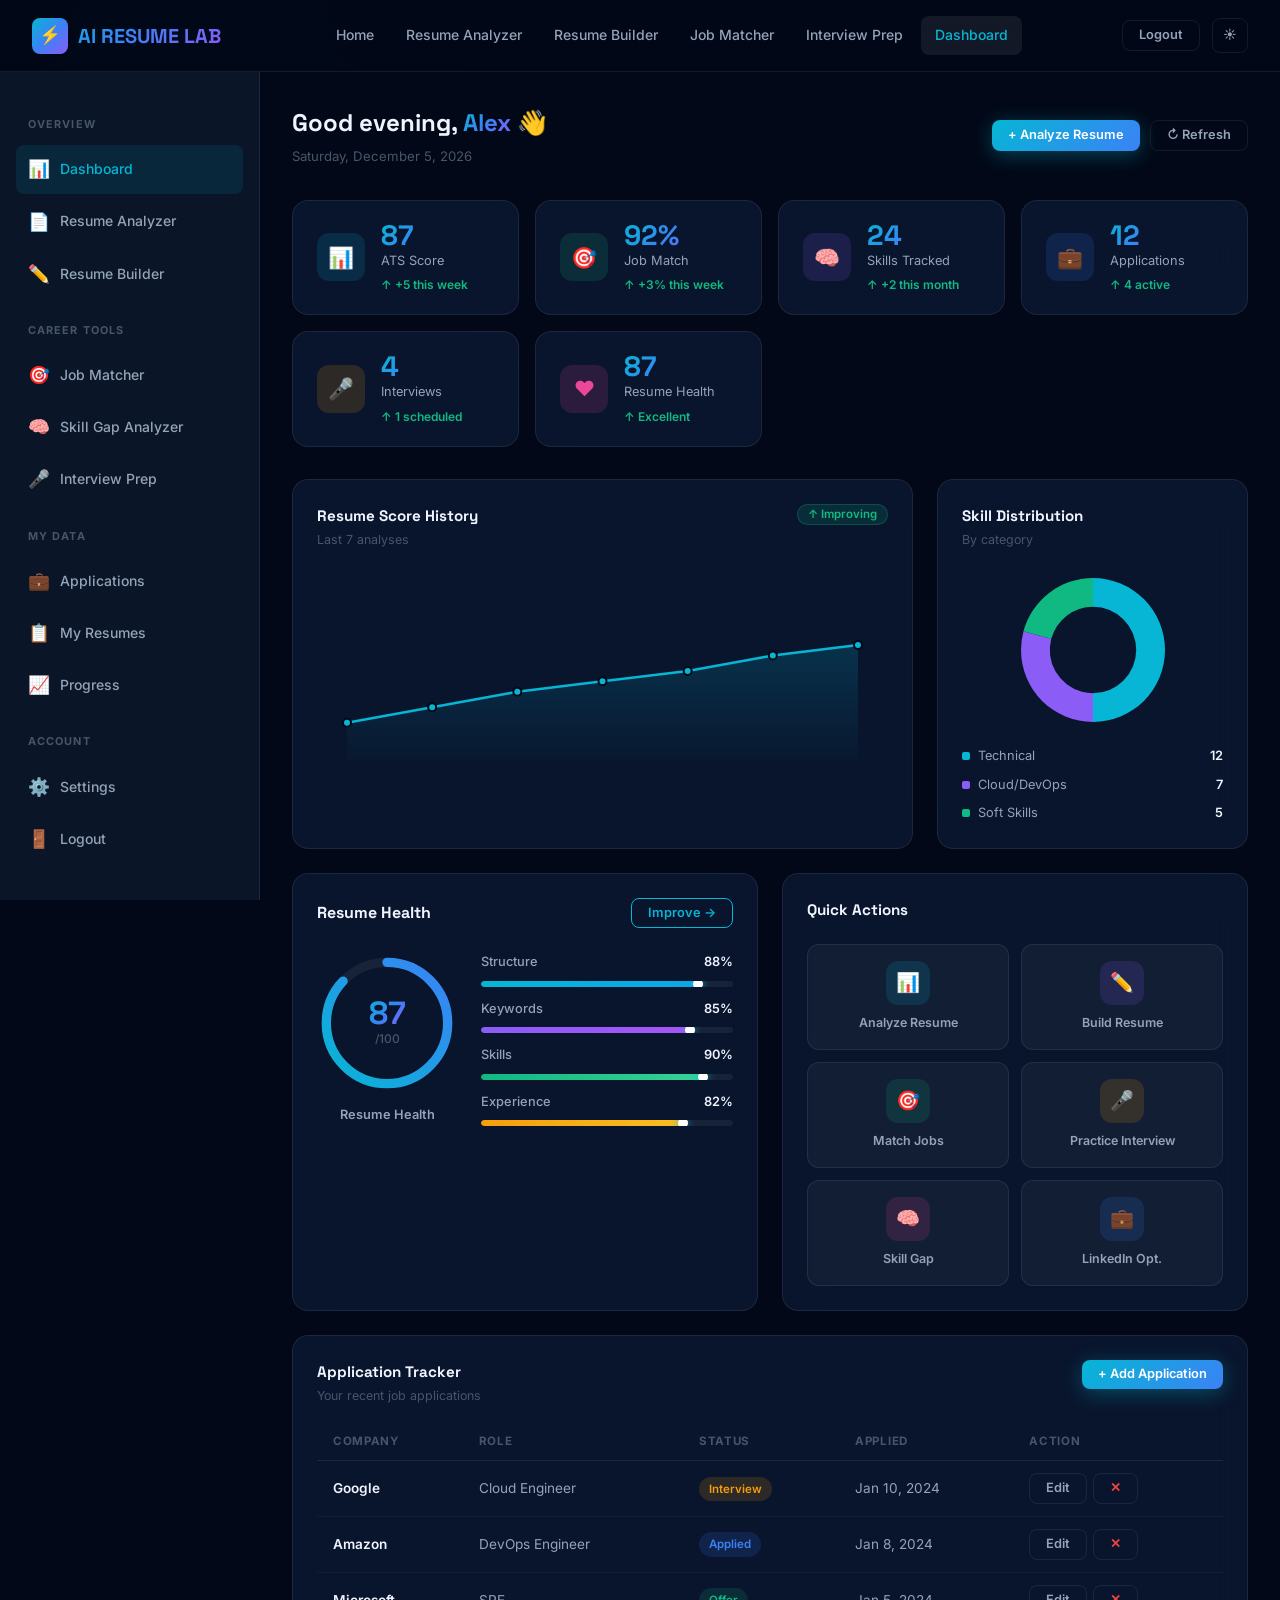
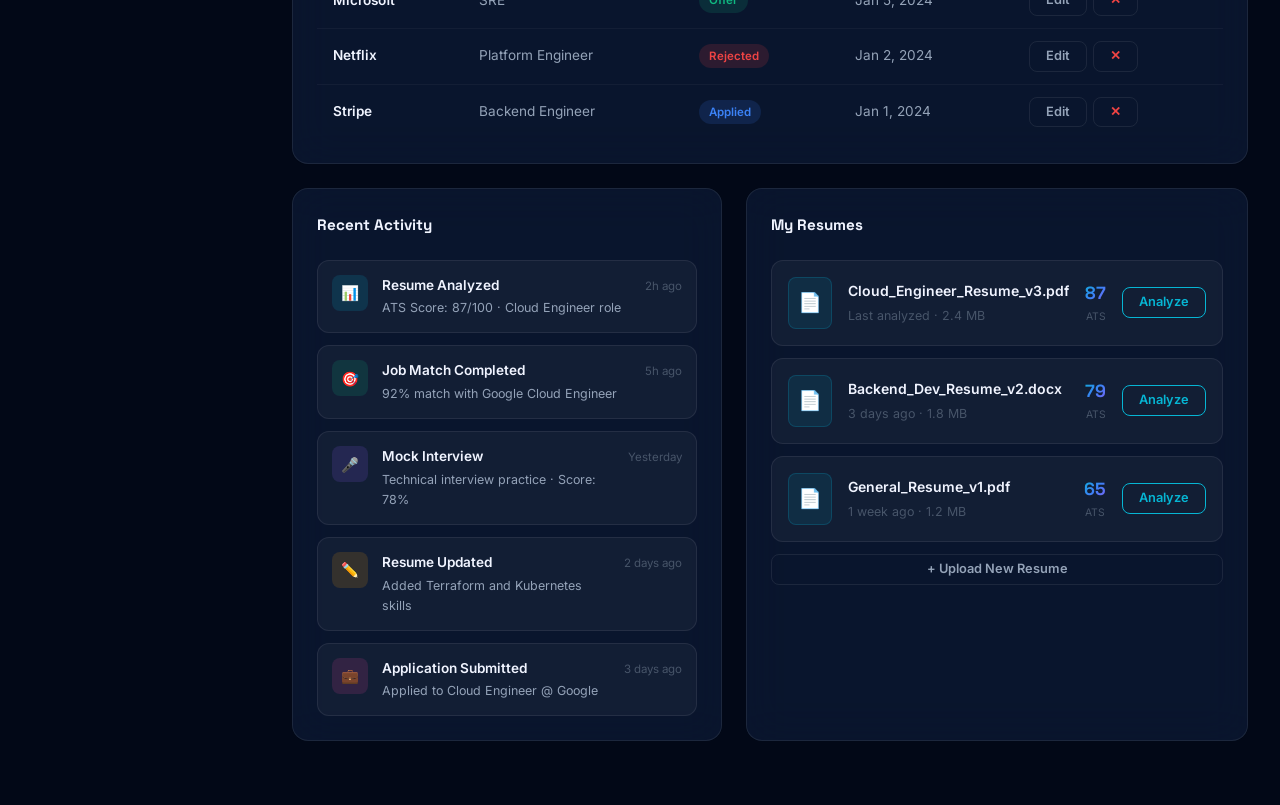
<file: frontend/dashboard.html>
<!DOCTYPE html>
<html lang="en">
<head>
  <meta charset="UTF-8"/>
  <meta name="viewport" content="width=device-width, initial-scale=1.0"/>
  <title>Dashboard — AI Resume Lab</title>
  <meta name="description" content="Your AI Resume Lab dashboard — track resume scores, applications, interview performance, and skill growth."/>
  <link rel="stylesheet" href="css/style.css"/>
  <link rel="stylesheet" href="css/dashboard.css"/>
  <link rel="stylesheet" href="css/responsive.css"/>
</head>
<body>
<div class="bg-animated"></div>

<!-- NAVBAR -->
<nav class="navbar" id="navbar">
  <a href="index.html" class="nav-logo">
    <div class="logo-icon">⚡</div>AI RESUME LAB
  </a>
  <div class="nav-links">
    <a href="index.html">Home</a>
    <a href="analyzer.html">Resume Analyzer</a>
    <a href="builder.html">Resume Builder</a>
    <a href="matcher.html">Job Matcher</a>
    <a href="interview.html">Interview Prep</a>
    <a href="dashboard.html" class="active">Dashboard</a>
  </div>
  <div class="nav-actions">
    <div class="nav-user nav-user-menu" style="display:flex;">
      <div class="nav-avatar" id="nav-avatar">A</div>
      <span class="nav-user-name" id="nav-user-name">Alex</span><span>▾</span>
    </div>
    <button data-action="logout" class="btn btn-ghost btn-sm">Logout</button>
    <button data-theme-toggle class="btn btn-ghost btn-icon btn-sm">☀️</button>
  </div>
  <button class="hamburger" id="hamburger"><span></span><span></span><span></span></button>
</nav>
<div class="mobile-nav" id="mobile-nav">
  <a href="index.html">🏠 Home</a>
  <a href="analyzer.html">📄 Resume Analyzer</a>
  <a href="builder.html">📝 Resume Builder</a>
  <a href="matcher.html">🎯 Job Matcher</a>
  <a href="interview.html">🎤 Interview Prep</a>
  <a href="dashboard.html" class="active">📊 Dashboard</a>
</div>

<!-- DASHBOARD LAYOUT -->
<div class="dashboard-layout">
  <!-- SIDEBAR -->
  <aside class="sidebar" id="sidebar">
    <div class="sidebar-label">Overview</div>
    <a href="dashboard.html" class="sidebar-item active">
      <span class="icon">📊</span> Dashboard
    </a>
    <a href="analyzer.html" class="sidebar-item">
      <span class="icon">📄</span> Resume Analyzer
    </a>
    <a href="builder.html" class="sidebar-item">
      <span class="icon">✏️</span> Resume Builder
    </a>

    <div class="sidebar-label">Career Tools</div>
    <a href="matcher.html" class="sidebar-item">
      <span class="icon">🎯</span> Job Matcher
    </a>
    <a href="matcher.html#skills" class="sidebar-item">
      <span class="icon">🧠</span> Skill Gap Analyzer
    </a>
    <a href="interview.html" class="sidebar-item">
      <span class="icon">🎤</span> Interview Prep
    </a>

    <div class="sidebar-label">My Data</div>
    <a href="#" class="sidebar-item" id="sidebar-applications">
      <span class="icon">💼</span> Applications
    </a>
    <a href="#" class="sidebar-item">
      <span class="icon">📋</span> My Resumes
    </a>
    <a href="#" class="sidebar-item">
      <span class="icon">📈</span> Progress
    </a>

    <div class="sidebar-label">Account</div>
    <a href="#" class="sidebar-item">
      <span class="icon">⚙️</span> Settings
    </a>
    <a href="#" class="sidebar-item" data-action="logout">
      <span class="icon">🚪</span> Logout
    </a>
  </aside>

  <!-- MAIN CONTENT -->
  <main class="dashboard-main" id="main-content">

    <!-- Header -->
    <div class="dash-header">
      <div>
        <div class="dash-greeting">Good evening, <span id="user-greeting-name" class="gradient-text">Alex</span> 👋</div>
        <div class="dash-date" id="current-date"></div>
      </div>
      <div style="display:flex;gap:10px;flex-wrap:wrap;">
        <a href="analyzer.html" class="btn btn-primary btn-sm">+ Analyze Resume</a>
        <button class="btn btn-ghost btn-sm" onclick="loadDashboard()">↻ Refresh</button>
      </div>
    </div>

    <!-- Stats Row -->
    <div class="stats-row" id="stats-row">
      <div class="stat-card">
        <div class="stat-icon cyan">📊</div>
        <div>
          <div class="stat-value" id="stat-ats">87</div>
          <div class="stat-label">ATS Score</div>
          <div class="stat-change positive">↑ +5 this week</div>
        </div>
      </div>
      <div class="stat-card">
        <div class="stat-icon emerald">🎯</div>
        <div>
          <div class="stat-value" id="stat-match">92%</div>
          <div class="stat-label">Job Match</div>
          <div class="stat-change positive">↑ +3% this week</div>
        </div>
      </div>
      <div class="stat-card">
        <div class="stat-icon purple">🧠</div>
        <div>
          <div class="stat-value" id="stat-skills">24</div>
          <div class="stat-label">Skills Tracked</div>
          <div class="stat-change positive">↑ +2 this month</div>
        </div>
      </div>
      <div class="stat-card">
        <div class="stat-icon blue">💼</div>
        <div>
          <div class="stat-value" id="stat-apps">12</div>
          <div class="stat-label">Applications</div>
          <div class="stat-change positive">↑ 4 active</div>
        </div>
      </div>
      <div class="stat-card">
        <div class="stat-icon amber">🎤</div>
        <div>
          <div class="stat-value" id="stat-interviews">4</div>
          <div class="stat-label">Interviews</div>
          <div class="stat-change positive">↑ 1 scheduled</div>
        </div>
      </div>
      <div class="stat-card">
        <div class="stat-icon pink">❤️</div>
        <div>
          <div class="stat-value" id="stat-health">87</div>
          <div class="stat-label">Resume Health</div>
          <div class="stat-change positive">↑ Excellent</div>
        </div>
      </div>
    </div>

    <!-- Charts Row -->
    <div class="charts-grid" style="margin-bottom:24px;">
      <!-- Score History Chart -->
      <div class="chart-card">
        <div class="chart-header">
          <div>
            <div class="chart-title">Resume Score History</div>
            <div class="chart-subtitle">Last 7 analyses</div>
          </div>
          <span class="badge badge-emerald">↑ Improving</span>
        </div>
        <div class="chart-canvas-wrap">
          <canvas id="score-history-chart" style="width:100%;height:220px;"></canvas>
        </div>
      </div>

      <!-- Skill Distribution -->
      <div class="chart-card">
        <div class="chart-header">
          <div>
            <div class="chart-title">Skill Distribution</div>
            <div class="chart-subtitle">By category</div>
          </div>
        </div>
        <div class="donut-wrap">
          <div class="donut-canvas-wrap">
            <canvas id="skills-donut-chart" width="160" height="160"></canvas>
          </div>
          <div class="donut-legend">
            <div class="donut-legend-item">
              <div class="donut-legend-dot"><div class="dot-color" style="background:#06b6d4;"></div> Technical</div>
              <div class="donut-legend-val">12</div>
            </div>
            <div class="donut-legend-item">
              <div class="donut-legend-dot"><div class="dot-color" style="background:#8b5cf6;"></div> Cloud/DevOps</div>
              <div class="donut-legend-val">7</div>
            </div>
            <div class="donut-legend-item">
              <div class="donut-legend-dot"><div class="dot-color" style="background:#10b981;"></div> Soft Skills</div>
              <div class="donut-legend-val">5</div>
            </div>
          </div>
        </div>
      </div>
    </div>

    <!-- Resume Health + Applications -->
    <div class="section-cards-row">

      <!-- Resume Health -->
      <div class="health-card">
        <div class="health-header">
          <div style="font-family:var(--font-display);font-size:1rem;font-weight:700;">Resume Health</div>
          <a href="analyzer.html" class="btn btn-outline btn-sm">Improve →</a>
        </div>
        <div class="health-score-wrap">
          <div id="health-score-circle"></div>
          <div class="health-categories" id="health-categories">
            <div class="progress-wrap">
              <div class="progress-header">
                <span class="progress-label">Structure</span>
                <span class="progress-value">88%</span>
              </div>
              <div class="progress-bar"><div class="progress-fill cyan" data-target="88" style="width:0%"></div></div>
            </div>
            <div class="progress-wrap">
              <div class="progress-header">
                <span class="progress-label">Keywords</span>
                <span class="progress-value">85%</span>
              </div>
              <div class="progress-bar"><div class="progress-fill purple" data-target="85" style="width:0%"></div></div>
            </div>
            <div class="progress-wrap">
              <div class="progress-header">
                <span class="progress-label">Skills</span>
                <span class="progress-value">90%</span>
              </div>
              <div class="progress-bar"><div class="progress-fill emerald" data-target="90" style="width:0%"></div></div>
            </div>
            <div class="progress-wrap">
              <div class="progress-header">
                <span class="progress-label">Experience</span>
                <span class="progress-value">82%</span>
              </div>
              <div class="progress-bar"><div class="progress-fill amber" data-target="82" style="width:0%"></div></div>
            </div>
          </div>
        </div>
      </div>

      <!-- Quick Actions -->
      <div class="chart-card">
        <div class="chart-header">
          <div class="chart-title">Quick Actions</div>
        </div>
        <div class="quick-actions">
          <a href="analyzer.html" class="quick-action-card">
            <div class="qa-icon" style="background:rgba(6,182,212,0.15);">📊</div>
            <div class="qa-label">Analyze Resume</div>
          </a>
          <a href="builder.html" class="quick-action-card">
            <div class="qa-icon" style="background:rgba(139,92,246,0.15);">✏️</div>
            <div class="qa-label">Build Resume</div>
          </a>
          <a href="matcher.html" class="quick-action-card">
            <div class="qa-icon" style="background:rgba(16,185,129,0.15);">🎯</div>
            <div class="qa-label">Match Jobs</div>
          </a>
          <a href="interview.html" class="quick-action-card">
            <div class="qa-icon" style="background:rgba(245,158,11,0.15);">🎤</div>
            <div class="qa-label">Practice Interview</div>
          </a>
          <a href="matcher.html#skills" class="quick-action-card">
            <div class="qa-icon" style="background:rgba(236,72,153,0.15);">🧠</div>
            <div class="qa-label">Skill Gap</div>
          </a>
          <a href="#" class="quick-action-card" onclick="Toast.info('Coming Soon', 'LinkedIn optimizer coming in v2.')">
            <div class="qa-icon" style="background:rgba(59,130,246,0.15);">💼</div>
            <div class="qa-label">LinkedIn Opt.</div>
          </a>
        </div>
      </div>
    </div>

    <!-- Applications Tracker -->
    <div class="chart-card section-card-full">
      <div class="chart-header" style="margin-bottom:16px;">
        <div>
          <div class="chart-title">Application Tracker</div>
          <div class="chart-subtitle">Your recent job applications</div>
        </div>
        <button class="btn btn-primary btn-sm" onclick="Modal.open('add-application-modal')">+ Add Application</button>
      </div>

      <div style="overflow-x:auto;">
        <table class="tracker-table" id="applications-table">
          <thead>
            <tr>
              <th>Company</th>
              <th>Role</th>
              <th>Status</th>
              <th>Applied</th>
              <th>Action</th>
            </tr>
          </thead>
          <tbody id="applications-tbody">
            <!-- Populated by JS -->
          </tbody>
        </table>
      </div>
    </div>

    <!-- Activity Feed + My Resumes -->
    <div class="charts-grid" style="margin-top:24px;">
      <!-- Recent Activity -->
      <div class="chart-card">
        <div class="chart-header">
          <div class="chart-title">Recent Activity</div>
        </div>
        <div class="activity-feed" id="activity-feed">
          <div class="activity-item">
            <div class="activity-icon-wrap" style="background:rgba(6,182,212,0.15);">📊</div>
            <div class="activity-content">
              <div class="activity-title">Resume Analyzed</div>
              <div class="activity-desc">ATS Score: 87/100 · Cloud Engineer role</div>
            </div>
            <div class="activity-time">2h ago</div>
          </div>
          <div class="activity-item">
            <div class="activity-icon-wrap" style="background:rgba(16,185,129,0.15);">🎯</div>
            <div class="activity-content">
              <div class="activity-title">Job Match Completed</div>
              <div class="activity-desc">92% match with Google Cloud Engineer</div>
            </div>
            <div class="activity-time">5h ago</div>
          </div>
          <div class="activity-item">
            <div class="activity-icon-wrap" style="background:rgba(139,92,246,0.15);">🎤</div>
            <div class="activity-content">
              <div class="activity-title">Mock Interview</div>
              <div class="activity-desc">Technical interview practice · Score: 78%</div>
            </div>
            <div class="activity-time">Yesterday</div>
          </div>
          <div class="activity-item">
            <div class="activity-icon-wrap" style="background:rgba(245,158,11,0.15);">✏️</div>
            <div class="activity-content">
              <div class="activity-title">Resume Updated</div>
              <div class="activity-desc">Added Terraform and Kubernetes skills</div>
            </div>
            <div class="activity-time">2 days ago</div>
          </div>
          <div class="activity-item">
            <div class="activity-icon-wrap" style="background:rgba(236,72,153,0.15);">💼</div>
            <div class="activity-content">
              <div class="activity-title">Application Submitted</div>
              <div class="activity-desc">Applied to Cloud Engineer @ Google</div>
            </div>
            <div class="activity-time">3 days ago</div>
          </div>
        </div>
      </div>

      <!-- My Resumes -->
      <div class="chart-card">
        <div class="chart-header">
          <div class="chart-title">My Resumes</div>
        </div>
        <div class="resume-list">
          <div class="resume-list-item">
            <div class="resume-file-icon">📄</div>
            <div class="resume-meta">
              <div class="resume-name">Cloud_Engineer_Resume_v3.pdf</div>
              <div class="resume-info">Last analyzed · 2.4 MB</div>
            </div>
            <div class="resume-score-badge">
              <div class="resume-score-val">87</div>
              <div class="resume-score-lbl">ATS</div>
            </div>
            <div class="resume-actions">
              <a href="analyzer.html" class="btn btn-outline btn-sm">Analyze</a>
            </div>
          </div>
          <div class="resume-list-item">
            <div class="resume-file-icon">📄</div>
            <div class="resume-meta">
              <div class="resume-name">Backend_Dev_Resume_v2.docx</div>
              <div class="resume-info">3 days ago · 1.8 MB</div>
            </div>
            <div class="resume-score-badge">
              <div class="resume-score-val">79</div>
              <div class="resume-score-lbl">ATS</div>
            </div>
            <div class="resume-actions">
              <a href="analyzer.html" class="btn btn-outline btn-sm">Analyze</a>
            </div>
          </div>
          <div class="resume-list-item">
            <div class="resume-file-icon">📄</div>
            <div class="resume-meta">
              <div class="resume-name">General_Resume_v1.pdf</div>
              <div class="resume-info">1 week ago · 1.2 MB</div>
            </div>
            <div class="resume-score-badge">
              <div class="resume-score-val">65</div>
              <div class="resume-score-lbl">ATS</div>
            </div>
            <div class="resume-actions">
              <a href="analyzer.html" class="btn btn-outline btn-sm">Analyze</a>
            </div>
          </div>
        </div>
        <a href="analyzer.html" class="btn btn-ghost w-full btn-sm" style="margin-top:12px;">+ Upload New Resume</a>
      </div>
    </div>

  </main>
</div>

<!-- Add Application Modal -->
<div class="modal-overlay" id="add-application-modal">
  <div class="modal">
    <div class="modal-header">
      <h2 class="modal-title">Add Job Application</h2>
      <button class="modal-close" aria-label="Close">✕</button>
    </div>
    <div style="display:flex;flex-direction:column;gap:14px;">
      <div class="form-group">
        <label class="form-label" for="app-company">Company Name</label>
        <input type="text" class="form-input" id="app-company" placeholder="e.g. Google"/>
      </div>
      <div class="form-group">
        <label class="form-label" for="app-role">Job Title</label>
        <input type="text" class="form-input" id="app-role" placeholder="e.g. Cloud Engineer"/>
      </div>
      <div class="grid-2" style="gap:12px;">
        <div class="form-group">
          <label class="form-label" for="app-status">Status</label>
          <select class="form-input form-select" id="app-status">
            <option value="applied">Applied</option>
            <option value="interview">Interview</option>
            <option value="offer">Offer</option>
            <option value="rejected">Rejected</option>
          </select>
        </div>
        <div class="form-group">
          <label class="form-label" for="app-date">Applied Date</label>
          <input type="date" class="form-input" id="app-date"/>
        </div>
      </div>
      <div style="display:flex;gap:10px;margin-top:8px;">
        <button class="btn btn-primary w-full" onclick="addApplication()">Add Application</button>
        <button class="btn btn-ghost" onclick="Modal.close('add-application-modal')">Cancel</button>
      </div>
    </div>
  </div>
</div>

<script src="js/api.js"></script>
<script src="js/ui.js"></script>
<script src="js/auth.js"></script>
<script src="js/dashboard.js"></script>
</body>
</html>
</file>
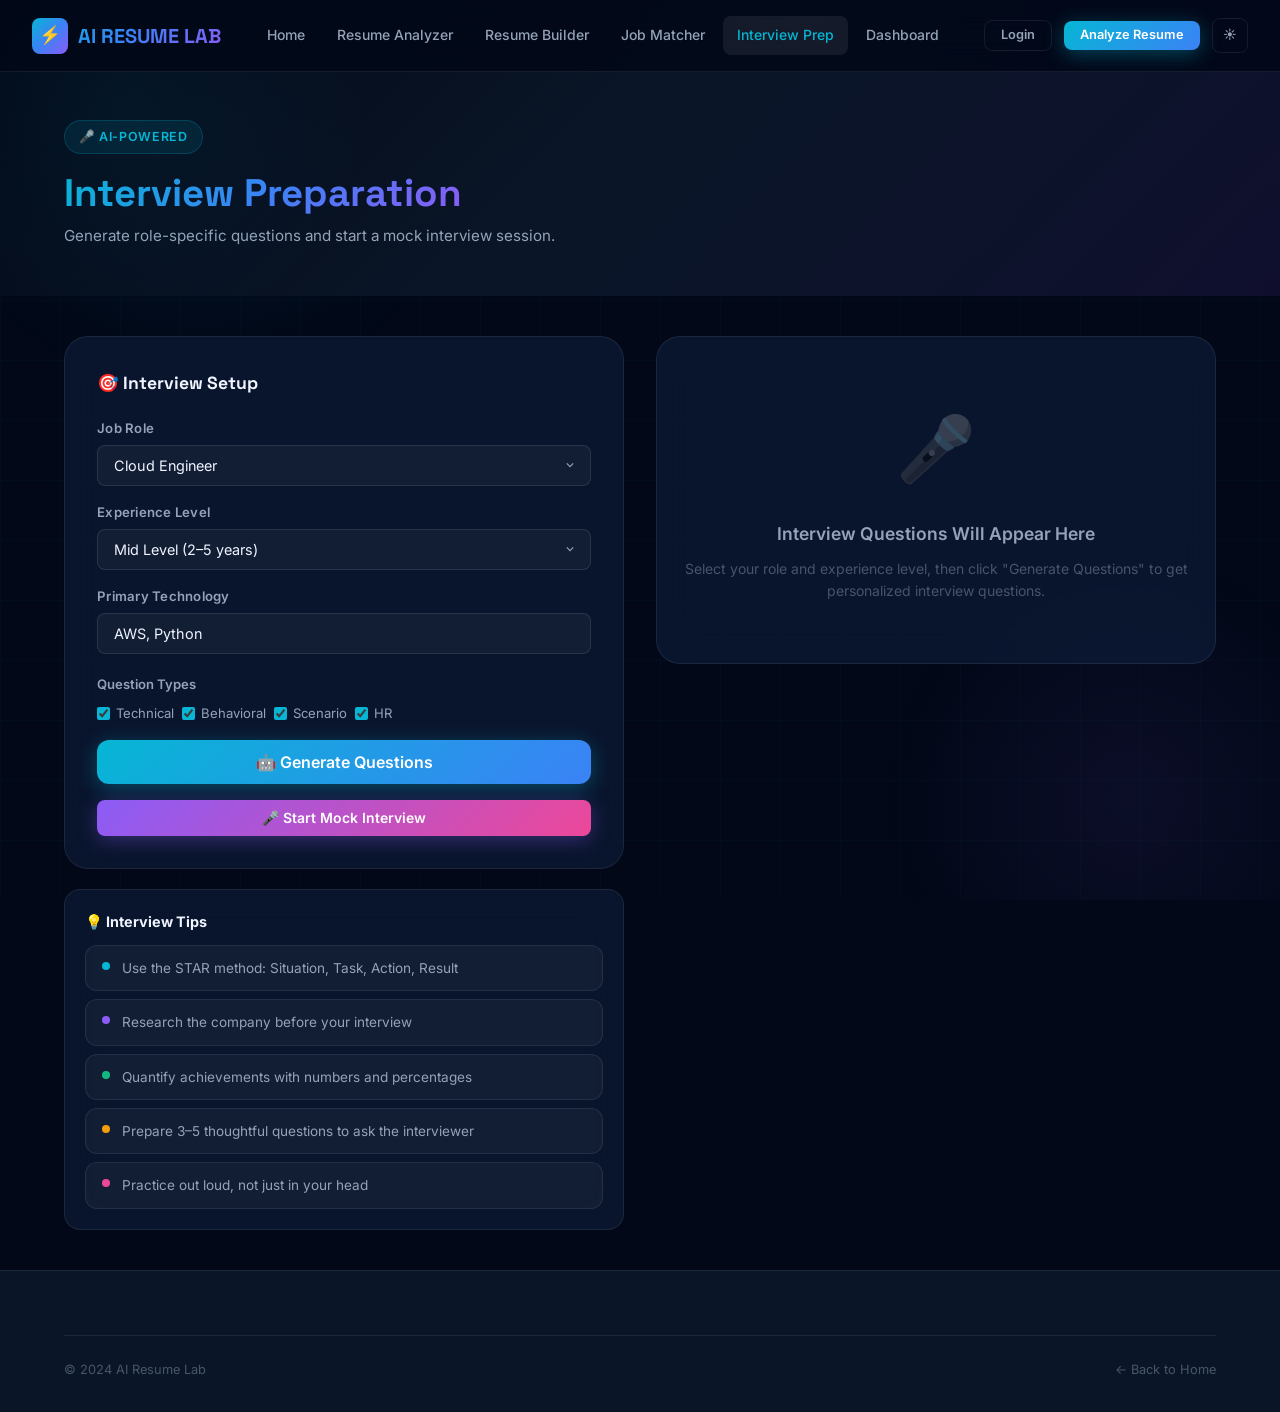
<file: frontend/interview.html>
<!DOCTYPE html>
<html lang="en">
<head>
  <meta charset="UTF-8"/>
  <meta name="viewport" content="width=device-width, initial-scale=1.0"/>
  <title>Interview Preparation — AI Resume Lab</title>
  <meta name="description" content="Practice technical, behavioral, and HR interview questions with AI. Start a mock interview session."/>
  <link rel="stylesheet" href="css/style.css"/>
  <link rel="stylesheet" href="css/responsive.css"/>
</head>
<body>
<div class="bg-animated"></div>
<div class="grid-overlay"></div>

<nav class="navbar" id="navbar">
  <a href="index.html" class="nav-logo"><div class="logo-icon">⚡</div>AI RESUME LAB</a>
  <div class="nav-links">
    <a href="index.html">Home</a><a href="analyzer.html">Resume Analyzer</a>
    <a href="builder.html">Resume Builder</a><a href="matcher.html">Job Matcher</a>
    <a href="interview.html" class="active">Interview Prep</a><a href="dashboard.html">Dashboard</a>
  </div>
  <div class="nav-actions">
    <a href="login.html" class="btn btn-ghost btn-sm nav-login-btn">Login</a>
    <a href="analyzer.html" class="btn btn-primary btn-sm">Analyze Resume</a>
    <div class="nav-user nav-user-menu" style="display:none"><div class="nav-avatar" id="nav-avatar">A</div><span class="nav-user-name">User</span><span>▾</span></div>
    <button data-theme-toggle class="btn btn-ghost btn-icon btn-sm">☀️</button>
  </div>
  <button class="hamburger" id="hamburger"><span></span><span></span><span></span></button>
</nav>
<div class="mobile-nav" id="mobile-nav">
  <a href="index.html">🏠 Home</a><a href="analyzer.html">📄 Resume Analyzer</a>
  <a href="builder.html">📝 Resume Builder</a><a href="matcher.html">🎯 Job Matcher</a>
  <a href="interview.html" class="active">🎤 Interview Prep</a><a href="dashboard.html">📊 Dashboard</a>
</div>

<!-- PAGE HEADER -->
<div class="page-header">
  <div class="container">
    <div class="page-header-content">
      <div>
        <div class="section-eyebrow">🎤 AI-Powered</div>
        <h1 class="page-title"><span class="gradient-text">Interview Preparation</span></h1>
        <p class="page-subtitle">Generate role-specific questions and start a mock interview session.</p>
      </div>
    </div>
  </div>
</div>

<div style="padding:40px 0;">
  <div class="container">
    <div class="grid-2" style="gap:32px;align-items:start;">

      <!-- Config Panel -->
      <div>
        <div class="card card-lg" style="margin-bottom:20px;">
          <h2 style="font-family:var(--font-display);font-size:1.1rem;font-weight:700;margin-bottom:20px;">🎯 Interview Setup</h2>
          <div style="display:flex;flex-direction:column;gap:16px;">
            <div class="form-group">
              <label class="form-label" for="int-role">Job Role</label>
              <select class="form-input form-select" id="int-role">
                <option value="Cloud Engineer">Cloud Engineer</option>
                <option value="DevOps Engineer">DevOps Engineer</option>
                <option value="Backend Developer">Backend Developer</option>
                <option value="Frontend Developer">Frontend Developer</option>
                <option value="Full Stack Developer">Full Stack Developer</option>
                <option value="Data Scientist">Data Scientist</option>
                <option value="ML Engineer">ML Engineer</option>
                <option value="SRE">Site Reliability Engineer</option>
                <option value="Product Manager">Product Manager</option>
                <option value="Security Engineer">Security Engineer</option>
              </select>
            </div>
            <div class="form-group">
              <label class="form-label" for="int-level">Experience Level</label>
              <select class="form-input form-select" id="int-level">
                <option value="entry">Entry Level (0–2 years)</option>
                <option value="mid" selected>Mid Level (2–5 years)</option>
                <option value="senior">Senior Level (5+ years)</option>
                <option value="lead">Lead/Principal</option>
              </select>
            </div>
            <div class="form-group">
              <label class="form-label" for="int-tech">Primary Technology</label>
              <input type="text" class="form-input" id="int-tech" placeholder="e.g. AWS, Python, Kubernetes" value="AWS, Python"/>
            </div>

            <div style="display:flex;gap:8px;flex-wrap:wrap;margin-top:4px;">
              <label style="font-size:0.82rem;font-weight:600;color:var(--text-secondary);width:100%;">Question Types</label>
              <label style="display:flex;align-items:center;gap:6px;font-size:0.82rem;color:var(--text-secondary);cursor:pointer;">
                <input type="checkbox" id="qt-technical" checked style="accent-color:var(--accent-cyan);"/> Technical
              </label>
              <label style="display:flex;align-items:center;gap:6px;font-size:0.82rem;color:var(--text-secondary);cursor:pointer;">
                <input type="checkbox" id="qt-behavioral" checked style="accent-color:var(--accent-cyan);"/> Behavioral
              </label>
              <label style="display:flex;align-items:center;gap:6px;font-size:0.82rem;color:var(--text-secondary);cursor:pointer;">
                <input type="checkbox" id="qt-scenario" checked style="accent-color:var(--accent-cyan);"/> Scenario
              </label>
              <label style="display:flex;align-items:center;gap:6px;font-size:0.82rem;color:var(--text-secondary);cursor:pointer;">
                <input type="checkbox" id="qt-hr" checked style="accent-color:var(--accent-cyan);"/> HR
              </label>
            </div>

            <button class="btn btn-primary w-full btn-lg" id="gen-questions-btn" onclick="generateQuestions()">
              🤖 Generate Questions
            </button>
            <button class="btn btn-purple w-full" id="mock-interview-btn" onclick="startMockInterview()">
              🎤 Start Mock Interview
            </button>
          </div>
        </div>

        <!-- Tips Card -->
        <div class="card" style="padding:20px;">
          <div style="font-weight:700;font-size:0.9rem;margin-bottom:12px;">💡 Interview Tips</div>
          <div style="display:flex;flex-direction:column;gap:8px;">
            <div class="result-item">
              <span class="dot" style="background:var(--accent-cyan);"></span>
              Use the STAR method: Situation, Task, Action, Result
            </div>
            <div class="result-item">
              <span class="dot" style="background:var(--accent-purple);"></span>
              Research the company before your interview
            </div>
            <div class="result-item">
              <span class="dot" style="background:var(--accent-emerald);"></span>
              Quantify achievements with numbers and percentages
            </div>
            <div class="result-item">
              <span class="dot" style="background:var(--accent-amber);"></span>
              Prepare 3–5 thoughtful questions to ask the interviewer
            </div>
            <div class="result-item">
              <span class="dot" style="background:var(--accent-pink);"></span>
              Practice out loud, not just in your head
            </div>
          </div>
        </div>
      </div>

      <!-- Questions Panel -->
      <div id="questions-panel">
        <!-- Default State -->
        <div id="questions-placeholder" class="card card-lg text-center" style="padding:60px 24px;">
          <div style="font-size:4rem;margin-bottom:20px;opacity:0.3;">🎤</div>
          <h3 style="font-size:1.1rem;font-weight:600;color:var(--text-secondary);margin-bottom:10px;">Interview Questions Will Appear Here</h3>
          <p style="font-size:0.875rem;color:var(--text-muted);">Select your role and experience level, then click "Generate Questions" to get personalized interview questions.</p>
        </div>

        <!-- Questions Content -->
        <div id="questions-content" class="hidden">
          <div style="display:flex;justify-content:space-between;align-items:center;margin-bottom:16px;flex-wrap:wrap;gap:10px;">
            <h2 style="font-family:var(--font-display);font-size:1.1rem;font-weight:700;">
              Questions for <span id="questions-role-label" class="gradient-text">Cloud Engineer</span>
            </h2>
            <button class="btn btn-ghost btn-sm" onclick="generateQuestions()">↻ Regenerate</button>
          </div>

          <div class="tabs" data-tabs id="question-tabs">
            <button class="tab-btn" id="tab-tech">⚙️ Technical</button>
            <button class="tab-btn" id="tab-beh">🤝 Behavioral</button>
            <button class="tab-btn" id="tab-scen">🎭 Scenario</button>
            <button class="tab-btn" id="tab-hr">💼 HR</button>
          </div>

          <div style="margin-top:16px;">
            <div class="tab-content" id="tc-technical"></div>
            <div class="tab-content" id="tc-behavioral"></div>
            <div class="tab-content" id="tc-scenario"></div>
            <div class="tab-content" id="tc-hr"></div>
          </div>
        </div>
      </div>
    </div>
  </div>
</div>

<!-- MOCK INTERVIEW MODAL -->
<div class="modal-overlay" id="mock-interview-modal">
  <div class="modal modal-lg">
    <div class="modal-header">
      <h2 class="modal-title">🎤 Mock Interview Session</h2>
      <button class="modal-close" aria-label="Close">✕</button>
    </div>

    <div id="mock-intro" style="">
      <div style="text-align:center;padding:20px 0;">
        <div style="font-size:3rem;margin-bottom:16px;">🎤</div>
        <h3 style="font-family:var(--font-display);font-size:1.2rem;font-weight:700;margin-bottom:8px;">Ready to Practice?</h3>
        <p style="font-size:0.875rem;color:var(--text-secondary);margin-bottom:24px;max-width:380px;margin-left:auto;margin-right:auto;">
          You'll be asked <strong id="mock-question-count">10</strong> questions one at a time. Type your answers and get AI feedback.
        </p>
        <div style="display:flex;gap:12px;justify-content:center;flex-wrap:wrap;">
          <button class="btn btn-primary btn-lg" onclick="startSession()">▶ Start Session</button>
          <button class="btn btn-ghost" onclick="Modal.close('mock-interview-modal')">Cancel</button>
        </div>
      </div>
    </div>

    <div id="mock-session" class="hidden">
      <div style="display:flex;justify-content:space-between;align-items:center;margin-bottom:20px;">
        <div>
          <span class="badge badge-cyan" id="mock-category-badge">Technical</span>
          <span style="font-size:0.78rem;color:var(--text-muted);margin-left:8px;" id="mock-progress">Question 1 of 10</span>
        </div>
        <div id="mock-timer" style="font-family:var(--font-display);font-size:1.2rem;font-weight:700;color:var(--accent-amber);">02:00</div>
      </div>

      <div id="mock-question" style="font-size:1.05rem;font-weight:600;color:var(--text-primary);line-height:1.5;margin-bottom:20px;padding:16px;background:var(--bg-glass);border-radius:var(--radius-md);border:var(--border-glass);">
        Loading question...
      </div>

      <div class="form-group">
        <label class="form-label" for="mock-answer">Your Answer</label>
        <textarea class="form-input form-textarea" id="mock-answer" rows="6" placeholder="Type your answer here... Be specific and use the STAR method for behavioral questions."></textarea>
      </div>

      <div id="mock-feedback" class="hidden" style="margin-top:16px;padding:16px;border-radius:var(--radius-md);border:1px solid;"></div>

      <div style="display:flex;gap:10px;margin-top:16px;">
        <button class="btn btn-primary" id="submit-answer-btn" onclick="submitMockAnswer()">Submit Answer</button>
        <button class="btn btn-ghost" onclick="skipQuestion()">Skip →</button>
      </div>
    </div>

    <div id="mock-complete" class="hidden" style="text-align:center;padding:20px 0;">
      <div style="font-size:3rem;margin-bottom:16px;">🏆</div>
      <h3 style="font-family:var(--font-display);font-size:1.3rem;font-weight:700;margin-bottom:8px;">Interview Complete!</h3>
      <div style="font-family:var(--font-display);font-size:3rem;font-weight:800;" class="gradient-text" id="mock-final-score">78%</div>
      <p style="color:var(--text-secondary);margin-bottom:24px;">Good performance! Focus on quantifying your achievements more.</p>
      <div style="display:flex;gap:10px;justify-content:center;">
        <button class="btn btn-primary" onclick="startSession()">Try Again</button>
        <button class="btn btn-ghost" onclick="Modal.close('mock-interview-modal')">Done</button>
      </div>
    </div>
  </div>
</div>

<footer class="footer"><div class="container"><div class="footer-bottom"><div class="footer-copy">© 2024 AI Resume Lab</div><a href="index.html" style="font-size:0.8rem;color:var(--text-muted);">← Back to Home</a></div></div></footer>

<script src="js/api.js"></script>
<script src="js/ui.js"></script>
<script src="js/auth.js"></script>
<script src="js/interview.js"></script>
</body>
</html>
</file>
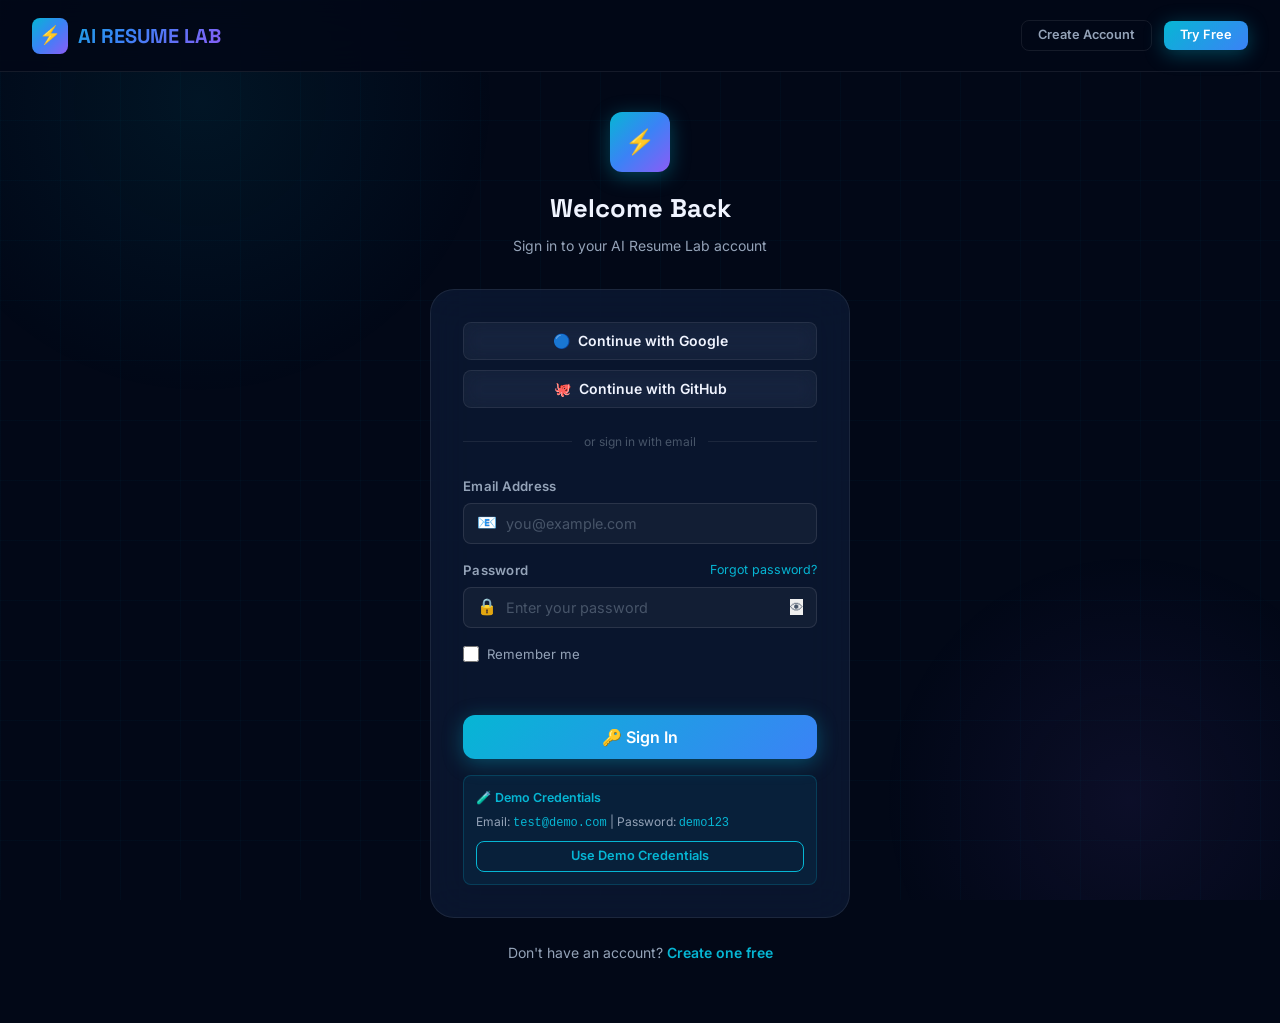
<file: frontend/login.html>
<!DOCTYPE html>
<html lang="en">
<head>
  <meta charset="UTF-8"/>
  <meta name="viewport" content="width=device-width, initial-scale=1.0"/>
  <title>Login — AI Resume Lab</title>
  <meta name="description" content="Sign in to AI Resume Lab to access your resume analysis, job matching, and interview prep tools."/>
  <link rel="stylesheet" href="css/style.css"/>
  <link rel="stylesheet" href="css/responsive.css"/>
</head>
<body>
<div class="bg-animated"></div>
<div class="grid-overlay"></div>

<nav class="navbar">
  <a href="index.html" class="nav-logo">
    <div class="logo-icon">⚡</div>AI RESUME LAB
  </a>
  <div class="nav-actions" style="margin-left:auto;">
    <a href="register.html" class="btn btn-ghost btn-sm">Create Account</a>
    <a href="analyzer.html" class="btn btn-primary btn-sm">Try Free</a>
  </div>
</nav>

<div style="min-height:100vh;display:flex;align-items:center;justify-content:center;padding:calc(var(--nav-height) + 40px) 24px 60px;">
  <div style="width:100%;max-width:420px;">

    <!-- Brand -->
    <div class="text-center mb-32" style="margin-bottom:32px;">
      <div style="width:60px;height:60px;border-radius:var(--radius-md);background:var(--gradient-primary);display:flex;align-items:center;justify-content:center;font-size:1.5rem;margin:0 auto 16px;box-shadow:var(--shadow-btn);">⚡</div>
      <h1 style="font-family:var(--font-display);font-size:1.6rem;font-weight:800;margin-bottom:6px;">Welcome Back</h1>
      <p style="font-size:0.875rem;color:var(--text-secondary);">Sign in to your AI Resume Lab account</p>
    </div>

    <!-- Card -->
    <div class="card card-lg">
      <!-- Social Logins -->
      <div style="display:flex;flex-direction:column;gap:10px;margin-bottom:24px;">
        <button class="btn btn-secondary w-full" onclick="Toast.info('Demo Mode', 'Social login not configured in this demo.')">
          <span>🔵</span> Continue with Google
        </button>
        <button class="btn btn-secondary w-full" onclick="Toast.info('Demo Mode', 'Social login not configured in this demo.')">
          <span>🐙</span> Continue with GitHub
        </button>
      </div>

      <div style="display:flex;align-items:center;gap:12px;margin-bottom:24px;">
        <div style="flex:1;height:1px;background:rgba(255,255,255,0.08);"></div>
        <span style="font-size:0.75rem;color:var(--text-muted);">or sign in with email</span>
        <div style="flex:1;height:1px;background:rgba(255,255,255,0.08);"></div>
      </div>

      <!-- Login Form -->
      <form id="login-form" novalidate>
        <div style="display:flex;flex-direction:column;gap:16px;">
          <div class="form-group">
            <label class="form-label" for="login-email">Email Address</label>
            <div class="input-wrap">
              <span class="input-icon">📧</span>
              <input type="email" class="form-input" id="login-email" autocomplete="email"
                placeholder="you@example.com" required/>
            </div>
          </div>

          <div class="form-group">
            <div style="display:flex;justify-content:space-between;align-items:center;">
              <label class="form-label" for="login-password">Password</label>
              <a href="#" style="font-size:0.78rem;color:var(--accent-cyan);">Forgot password?</a>
            </div>
            <div class="input-wrap">
              <span class="input-icon">🔒</span>
              <input type="password" class="form-input" id="login-password" autocomplete="current-password"
                placeholder="Enter your password" required/>
              <button type="button" class="input-toggle" id="toggle-password" aria-label="Show password">👁</button>
            </div>
          </div>

          <div style="display:flex;align-items:center;gap:8px;">
            <input type="checkbox" id="remember-me" style="width:16px;height:16px;accent-color:var(--accent-cyan);cursor:pointer;"/>
            <label for="remember-me" style="font-size:0.825rem;color:var(--text-secondary);cursor:pointer;">Remember me</label>
          </div>

          <div id="login-error" style="font-size:0.8rem;color:var(--accent-red);min-height:18px;"></div>

          <button type="submit" class="btn btn-primary w-full btn-lg">
            🔑 Sign In
          </button>
        </div>
      </form>

      <!-- Demo Credentials -->
      <div style="margin-top:16px;padding:12px;background:rgba(6,182,212,0.08);border:1px solid rgba(6,182,212,0.2);border-radius:var(--radius-sm);">
        <p style="font-size:0.78rem;font-weight:600;color:var(--accent-cyan);margin-bottom:4px;">🧪 Demo Credentials</p>
        <p style="font-size:0.75rem;color:var(--text-secondary);">Email: <code style="color:var(--accent-cyan);">test@demo.com</code> | Password: <code style="color:var(--accent-cyan);">demo123</code></p>
        <button type="button" class="btn btn-outline btn-sm w-full" style="margin-top:8px;" onclick="fillDemo()">Use Demo Credentials</button>
      </div>
    </div>

    <p class="text-center mt-24" style="margin-top:24px;font-size:0.875rem;color:var(--text-secondary);">
      Don't have an account?
      <a href="register.html" style="color:var(--accent-cyan);font-weight:600;">Create one free</a>
    </p>
  </div>
</div>

<script src="js/api.js"></script>
<script src="js/ui.js"></script>
<script src="js/auth.js"></script>
<script>
  // Toggle password visibility
  document.getElementById('toggle-password')?.addEventListener('click', function() {
    const input = document.getElementById('login-password');
    input.type = input.type === 'password' ? 'text' : 'password';
    this.textContent = input.type === 'password' ? '👁' : '🙈';
  });

  function fillDemo() {
    document.getElementById('login-email').value = 'test@demo.com';
    document.getElementById('login-password').value = 'demo123';
    Toast.info('Demo Filled', 'Click Sign In to continue with demo account.');
  }
</script>
</body>
</html>
</file>
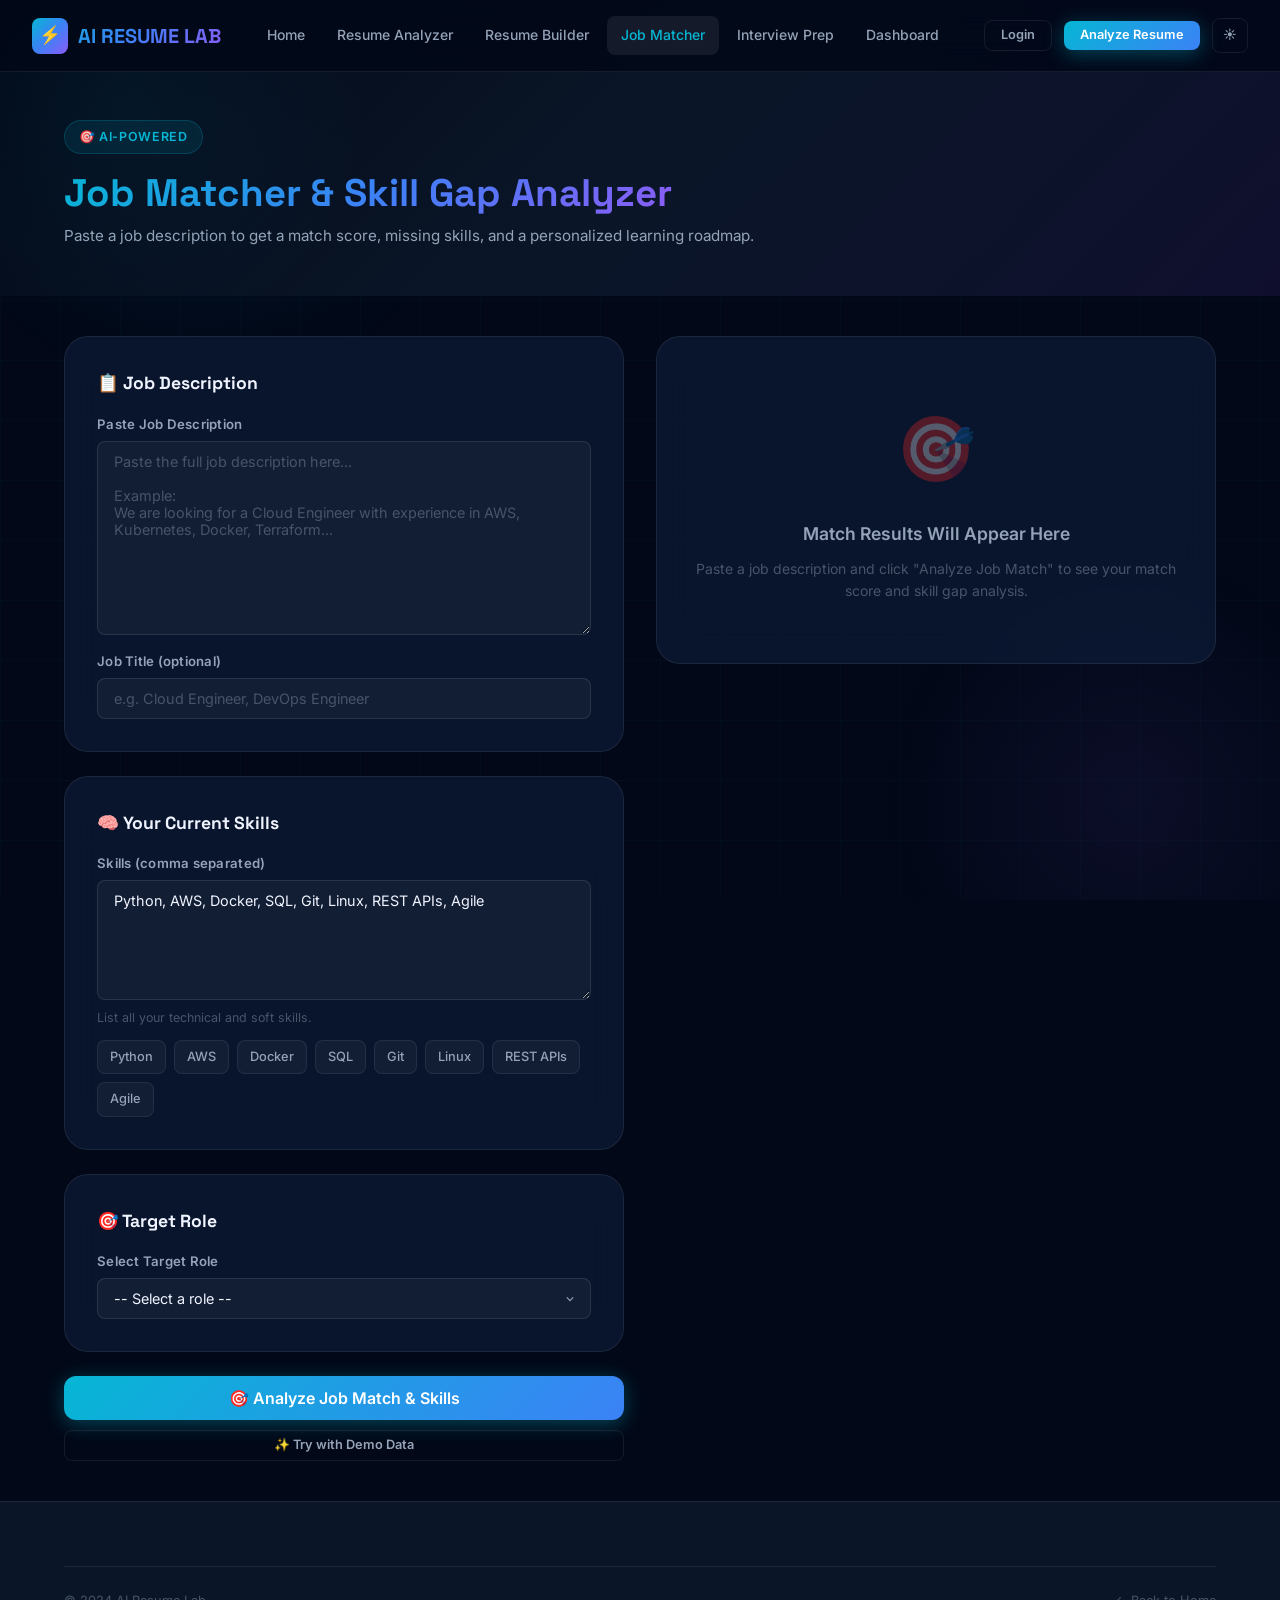
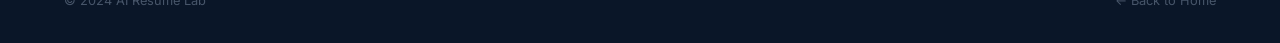
<file: frontend/matcher.html>
<!DOCTYPE html>
<html lang="en">
<head>
  <meta charset="UTF-8"/>
  <meta name="viewport" content="width=device-width, initial-scale=1.0"/>
  <title>Job Matcher & Skill Gap Analyzer — AI Resume Lab</title>
  <meta name="description" content="Match your resume to job descriptions, find missing skills, and get a personalized learning roadmap."/>
  <link rel="stylesheet" href="css/style.css"/>
  <link rel="stylesheet" href="css/responsive.css"/>
</head>
<body>
<div class="bg-animated"></div>
<div class="grid-overlay"></div>

<nav class="navbar" id="navbar">
  <a href="index.html" class="nav-logo"><div class="logo-icon">⚡</div>AI RESUME LAB</a>
  <div class="nav-links">
    <a href="index.html">Home</a>
    <a href="analyzer.html">Resume Analyzer</a>
    <a href="builder.html">Resume Builder</a>
    <a href="matcher.html" class="active">Job Matcher</a>
    <a href="interview.html">Interview Prep</a>
    <a href="dashboard.html">Dashboard</a>
  </div>
  <div class="nav-actions">
    <a href="login.html" class="btn btn-ghost btn-sm nav-login-btn">Login</a>
    <a href="analyzer.html" class="btn btn-primary btn-sm">Analyze Resume</a>
    <div class="nav-user nav-user-menu" style="display:none"><div class="nav-avatar" id="nav-avatar">A</div><span class="nav-user-name">User</span><span>▾</span></div>
    <button data-theme-toggle class="btn btn-ghost btn-icon btn-sm">☀️</button>
  </div>
  <button class="hamburger" id="hamburger"><span></span><span></span><span></span></button>
</nav>
<div class="mobile-nav" id="mobile-nav">
  <a href="index.html">🏠 Home</a><a href="analyzer.html">📄 Resume Analyzer</a>
  <a href="builder.html">📝 Resume Builder</a><a href="matcher.html" class="active">🎯 Job Matcher</a>
  <a href="interview.html">🎤 Interview Prep</a><a href="dashboard.html">📊 Dashboard</a>
</div>

<!-- PAGE HEADER -->
<div class="page-header">
  <div class="container">
    <div class="page-header-content">
      <div>
        <div class="section-eyebrow">🎯 AI-Powered</div>
        <h1 class="page-title"><span class="gradient-text">Job Matcher & Skill Gap Analyzer</span></h1>
        <p class="page-subtitle">Paste a job description to get a match score, missing skills, and a personalized learning roadmap.</p>
      </div>
    </div>
  </div>
</div>

<div style="padding:40px 0;">
  <div class="container">
    <div class="grid-2" style="gap:32px;align-items:start;" id="skills" name="skills">

      <!-- LEFT: Input Panel -->
      <div>
        <!-- Job Description -->
        <div class="card card-lg" style="margin-bottom:24px;">
          <h2 style="font-family:var(--font-display);font-size:1.1rem;font-weight:700;margin-bottom:16px;">📋 Job Description</h2>
          <div class="form-group">
            <label class="form-label" for="job-desc-match">Paste Job Description</label>
            <textarea class="form-input form-textarea" id="job-desc-match" rows="10"
              placeholder="Paste the full job description here...&#10;&#10;Example:&#10;We are looking for a Cloud Engineer with experience in AWS, Kubernetes, Docker, Terraform..."></textarea>
          </div>
          <div class="form-group mt-16" style="margin-top:16px;">
            <label class="form-label" for="job-title-input">Job Title (optional)</label>
            <input type="text" class="form-input" id="job-title-input" placeholder="e.g. Cloud Engineer, DevOps Engineer"/>
          </div>
        </div>

        <!-- Your Skills -->
        <div class="card card-lg" style="margin-bottom:24px;">
          <h2 style="font-family:var(--font-display);font-size:1.1rem;font-weight:700;margin-bottom:16px;">🧠 Your Current Skills</h2>
          <div class="form-group">
            <label class="form-label" for="current-skills">Skills (comma separated)</label>
            <textarea class="form-input form-textarea" id="current-skills" rows="4"
              placeholder="Python, AWS, Docker, SQL, Git, Linux, REST APIs, Agile..."></textarea>
            <div class="form-hint">List all your technical and soft skills.</div>
          </div>
          <div style="margin-top:12px;display:flex;gap:8px;flex-wrap:wrap;" id="skills-preview"></div>
        </div>

        <!-- Target Role -->
        <div class="card card-lg" style="margin-bottom:24px;">
          <h2 style="font-family:var(--font-display);font-size:1.1rem;font-weight:700;margin-bottom:16px;">🎯 Target Role</h2>
          <div class="form-group">
            <label class="form-label" for="target-role">Select Target Role</label>
            <select class="form-input form-select" id="target-role">
              <option value="">-- Select a role --</option>
              <option value="cloud_engineer">Cloud Engineer</option>
              <option value="devops_engineer">DevOps Engineer</option>
              <option value="backend_developer">Backend Developer</option>
              <option value="frontend_developer">Frontend Developer</option>
              <option value="fullstack_developer">Full Stack Developer</option>
              <option value="data_scientist">Data Scientist</option>
              <option value="ml_engineer">ML Engineer</option>
              <option value="sre">Site Reliability Engineer (SRE)</option>
              <option value="security_engineer">Security Engineer</option>
              <option value="product_manager">Product Manager</option>
            </select>
          </div>
        </div>

        <button class="btn btn-primary w-full btn-lg" id="match-btn" onclick="runMatching()">
          🎯 Analyze Job Match & Skills
        </button>
        <button class="btn btn-ghost w-full btn-sm" style="margin-top:10px;" onclick="loadDemoMatch()">
          ✨ Try with Demo Data
        </button>
      </div>

      <!-- RIGHT: Results -->
      <div id="match-results">
        <!-- Placeholder -->
        <div id="match-placeholder" class="card card-lg text-center" style="padding:60px 24px;">
          <div style="font-size:4rem;margin-bottom:20px;opacity:0.3;">🎯</div>
          <h3 style="font-size:1.1rem;font-weight:600;color:var(--text-secondary);margin-bottom:10px;">Match Results Will Appear Here</h3>
          <p style="font-size:0.875rem;color:var(--text-muted);">Paste a job description and click "Analyze Job Match" to see your match score and skill gap analysis.</p>
        </div>

        <!-- Results -->
        <div id="match-content" class="hidden">

          <!-- Match Score -->
          <div class="card card-lg" style="margin-bottom:20px;text-align:center;">
            <div style="font-size:0.72rem;font-weight:700;letter-spacing:0.08em;text-transform:uppercase;color:var(--text-muted);margin-bottom:8px;">JOB MATCH SCORE</div>
            <div style="font-family:var(--font-display);font-size:5rem;font-weight:900;line-height:1;" class="gradient-text" id="match-score-display">0</div>
            <div style="font-size:1rem;color:var(--text-muted);margin-bottom:20px;">%</div>
            <div id="match-verdict" style="display:inline-flex;align-items:center;gap:8px;padding:8px 16px;border-radius:var(--radius-full);font-size:0.85rem;font-weight:600;"></div>
          </div>

          <!-- Matched Skills -->
          <div class="card" style="margin-bottom:20px;">
            <div class="result-section-title">
              <span style="color:var(--accent-emerald);">✅</span> Matching Skills
            </div>
            <div style="display:flex;flex-wrap:wrap;gap:8px;" id="matching-skills-display"></div>
          </div>

          <!-- Missing Skills -->
          <div class="card" style="margin-bottom:20px;">
            <div class="result-section-title">
              <span style="color:var(--accent-red);">❌</span> Missing Skills
            </div>
            <p style="font-size:0.8rem;color:var(--text-secondary);margin-bottom:12px;">Skills required by the job that are not on your resume:</p>
            <div style="display:flex;flex-wrap:wrap;gap:8px;" id="missing-skills-display"></div>
          </div>

          <!-- Recommended Skills -->
          <div class="card" style="margin-bottom:20px;">
            <div class="result-section-title">
              <span style="color:var(--accent-amber);">⭐</span> Recommended Skills to Learn
            </div>
            <div style="display:flex;flex-wrap:wrap;gap:8px;" id="recommended-skills-display"></div>
          </div>
        </div>
      </div>
    </div>

    <!-- LEARNING ROADMAP (full width) -->
    <div id="roadmap-section" class="hidden" style="margin-top:40px;">
      <div class="card card-lg">
        <div style="display:flex;justify-content:space-between;align-items:center;margin-bottom:24px;flex-wrap:wrap;gap:12px;">
          <div>
            <h2 style="font-family:var(--font-display);font-size:1.2rem;font-weight:700;margin-bottom:4px;">🗺️ Personalized Learning Roadmap</h2>
            <p style="font-size:0.85rem;color:var(--text-secondary);">Your step-by-step path to becoming a <span id="roadmap-role-name" class="gradient-text">Cloud Engineer</span></p>
          </div>
          <span class="badge badge-cyan">AI Generated</span>
        </div>

        <!-- Roadmap Visual -->
        <div style="overflow-x:auto;padding:10px 0;">
          <div style="display:flex;align-items:flex-start;gap:0;min-width:max-content;" id="roadmap-visual"></div>
        </div>

        <!-- Steps Detail -->
        <div style="margin-top:24px;display:grid;grid-template-columns:repeat(auto-fit,minmax(200px,1fr));gap:16px;" id="roadmap-steps"></div>
      </div>
    </div>
  </div>
</div>

<!-- FOOTER -->
<footer class="footer"><div class="container"><div class="footer-bottom"><div class="footer-copy">© 2024 AI Resume Lab</div><a href="index.html" style="font-size:0.8rem;color:var(--text-muted);">← Back to Home</a></div></div></footer>

<script src="js/api.js"></script>
<script src="js/ui.js"></script>
<script src="js/auth.js"></script>
<script src="js/matcher.js"></script>
</body>
</html>
</file>
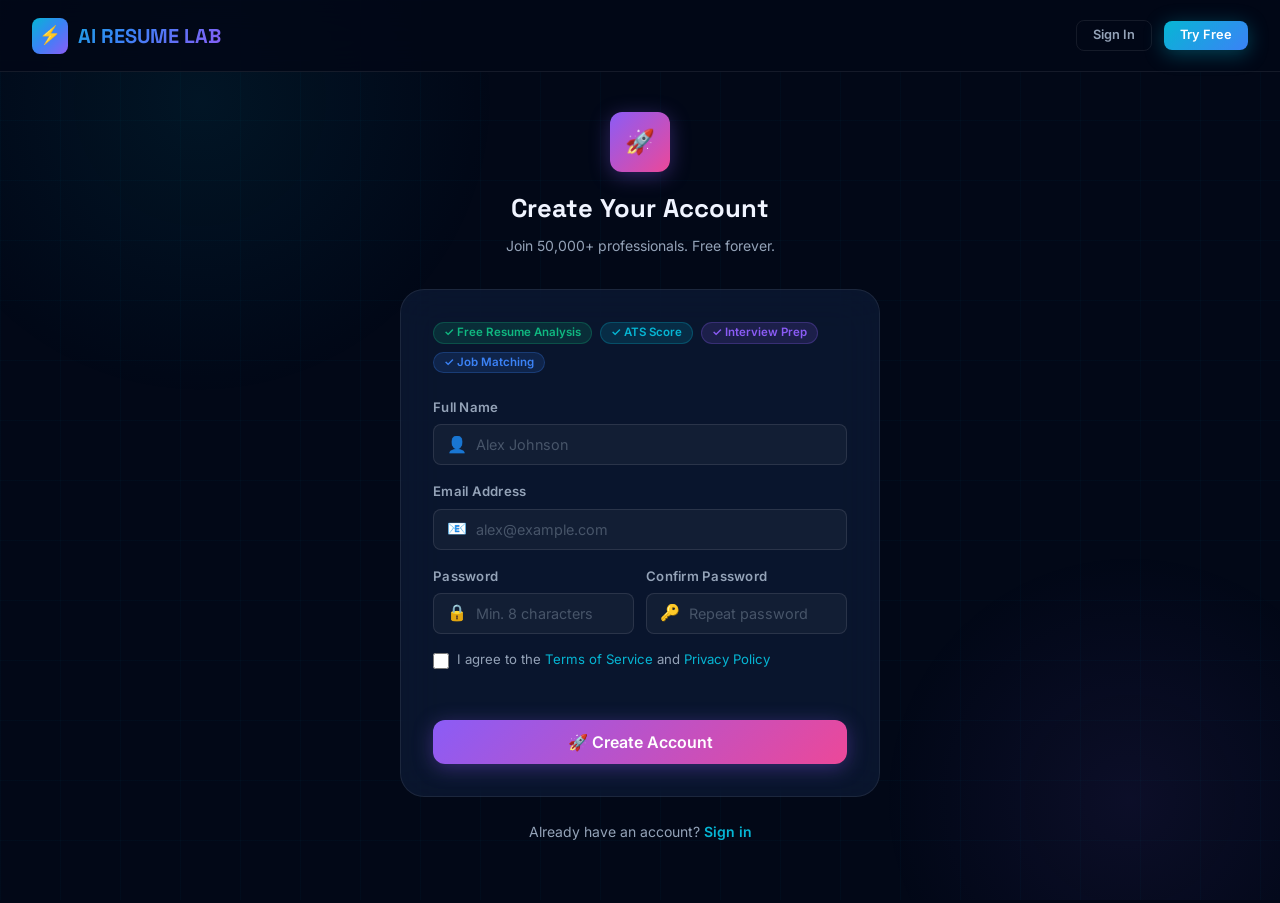
<file: frontend/register.html>
<!DOCTYPE html>
<html lang="en">
<head>
  <meta charset="UTF-8"/>
  <meta name="viewport" content="width=device-width, initial-scale=1.0"/>
  <title>Create Account — AI Resume Lab</title>
  <meta name="description" content="Create your free AI Resume Lab account to start analyzing and improving your resume."/>
  <link rel="stylesheet" href="css/style.css"/>
  <link rel="stylesheet" href="css/responsive.css"/>
</head>
<body>
<div class="bg-animated"></div>
<div class="grid-overlay"></div>

<nav class="navbar">
  <a href="index.html" class="nav-logo">
    <div class="logo-icon">⚡</div>AI RESUME LAB
  </a>
  <div class="nav-actions" style="margin-left:auto;">
    <a href="login.html" class="btn btn-ghost btn-sm">Sign In</a>
    <a href="analyzer.html" class="btn btn-primary btn-sm">Try Free</a>
  </div>
</nav>

<div style="min-height:100vh;display:flex;align-items:center;justify-content:center;padding:calc(var(--nav-height) + 40px) 24px 60px;">
  <div style="width:100%;max-width:480px;">

    <!-- Brand -->
    <div class="text-center" style="margin-bottom:32px;">
      <div style="width:60px;height:60px;border-radius:var(--radius-md);background:var(--gradient-btn-purple);display:flex;align-items:center;justify-content:center;font-size:1.5rem;margin:0 auto 16px;box-shadow:0 4px 20px rgba(139,92,246,0.35);">🚀</div>
      <h1 style="font-family:var(--font-display);font-size:1.6rem;font-weight:800;margin-bottom:6px;">Create Your Account</h1>
      <p style="font-size:0.875rem;color:var(--text-secondary);">Join 50,000+ professionals. Free forever.</p>
    </div>

    <!-- Card -->
    <div class="card card-lg">
      <!-- Benefits -->
      <div style="display:flex;flex-wrap:wrap;gap:8px;margin-bottom:24px;">
        <span class="badge badge-emerald">✓ Free Resume Analysis</span>
        <span class="badge badge-cyan">✓ ATS Score</span>
        <span class="badge badge-purple">✓ Interview Prep</span>
        <span class="badge badge-blue">✓ Job Matching</span>
      </div>

      <!-- Register Form -->
      <form id="register-form" novalidate>
        <div style="display:flex;flex-direction:column;gap:16px;">

          <div class="form-group">
            <label class="form-label" for="reg-name">Full Name</label>
            <div class="input-wrap">
              <span class="input-icon">👤</span>
              <input type="text" class="form-input" id="reg-name" autocomplete="name"
                placeholder="Alex Johnson" required/>
            </div>
          </div>

          <div class="form-group">
            <label class="form-label" for="reg-email">Email Address</label>
            <div class="input-wrap">
              <span class="input-icon">📧</span>
              <input type="email" class="form-input" id="reg-email" autocomplete="email"
                placeholder="alex@example.com" required/>
            </div>
          </div>

          <div class="grid-2" style="gap:12px;">
            <div class="form-group">
              <label class="form-label" for="reg-password">Password</label>
              <div class="input-wrap">
                <span class="input-icon">🔒</span>
                <input type="password" class="form-input" id="reg-password" autocomplete="new-password"
                  placeholder="Min. 8 characters" required minlength="8"/>
              </div>
            </div>
            <div class="form-group">
              <label class="form-label" for="reg-confirm">Confirm Password</label>
              <div class="input-wrap">
                <span class="input-icon">🔑</span>
                <input type="password" class="form-input" id="reg-confirm" autocomplete="new-password"
                  placeholder="Repeat password" required/>
              </div>
            </div>
          </div>

          <!-- Password Strength -->
          <div id="password-strength" style="display:none;">
            <div style="display:flex;justify-content:space-between;margin-bottom:4px;">
              <span style="font-size:0.72rem;color:var(--text-muted);">Password strength</span>
              <span id="strength-label" style="font-size:0.72rem;font-weight:600;"></span>
            </div>
            <div style="height:4px;background:rgba(255,255,255,0.06);border-radius:4px;overflow:hidden;">
              <div id="strength-bar" style="height:100%;border-radius:4px;transition:width 0.3s ease,background 0.3s ease;width:0%;"></div>
            </div>
          </div>

          <div style="display:flex;align-items:flex-start;gap:8px;">
            <input type="checkbox" id="reg-terms" style="width:16px;height:16px;margin-top:3px;accent-color:var(--accent-cyan);cursor:pointer;" required/>
            <label for="reg-terms" style="font-size:0.825rem;color:var(--text-secondary);cursor:pointer;line-height:1.5;">
              I agree to the <a href="#" style="color:var(--accent-cyan);">Terms of Service</a> and <a href="#" style="color:var(--accent-cyan);">Privacy Policy</a>
            </label>
          </div>

          <div id="reg-error" style="font-size:0.8rem;color:var(--accent-red);min-height:18px;"></div>

          <button type="submit" class="btn btn-purple w-full btn-lg">
            🚀 Create Account
          </button>
        </div>
      </form>
    </div>

    <p class="text-center" style="margin-top:24px;font-size:0.875rem;color:var(--text-secondary);">
      Already have an account? <a href="login.html" style="color:var(--accent-cyan);font-weight:600;">Sign in</a>
    </p>
  </div>
</div>

<script src="js/api.js"></script>
<script src="js/ui.js"></script>
<script src="js/auth.js"></script>
<script>
  // Password strength checker
  const pwInput = document.getElementById('reg-password');
  const strengthWrap = document.getElementById('password-strength');
  const strengthBar = document.getElementById('strength-bar');
  const strengthLabel = document.getElementById('strength-label');

  pwInput?.addEventListener('input', () => {
    const pw = pwInput.value;
    if (!pw) { strengthWrap.style.display = 'none'; return; }
    strengthWrap.style.display = 'block';

    let score = 0;
    if (pw.length >= 8) score++;
    if (pw.length >= 12) score++;
    if (/[A-Z]/.test(pw)) score++;
    if (/[0-9]/.test(pw)) score++;
    if (/[^A-Za-z0-9]/.test(pw)) score++;

    const levels = [
      { pct: 20, color: '#ef4444', label: 'Very Weak' },
      { pct: 40, color: '#f59e0b', label: 'Weak' },
      { pct: 60, color: '#eab308', label: 'Fair' },
      { pct: 80, color: '#22c55e', label: 'Strong' },
      { pct: 100, color: '#06b6d4', label: 'Very Strong' },
    ];
    const level = levels[Math.min(score - 1, 4)] || levels[0];
    strengthBar.style.width = level.pct + '%';
    strengthBar.style.background = level.color;
    strengthLabel.textContent = level.label;
    strengthLabel.style.color = level.color;
  });
</script>
</body>
</html>
</file>
<file: frontend/css/style.css>
/* ============================================================
   AI RESUME LAB — MAIN STYLESHEET
   Premium SaaS-style design with dark navy + glassmorphism
   ============================================================ */

@import url('https://fonts.googleapis.com/css2?family=Inter:wght@300;400;500;600;700;800;900&family=Space+Grotesk:wght@400;500;600;700&display=swap');

/* ── CSS Custom Properties ── */
:root {
  --bg-primary: #020817;
  --bg-secondary: #0a1628;
  --bg-card: rgba(15, 30, 60, 0.6);
  --bg-glass: rgba(255, 255, 255, 0.04);
  --bg-glass-hover: rgba(255, 255, 255, 0.07);

  --text-primary: #f0f4ff;
  --text-secondary: #94a3b8;
  --text-muted: #475569;

  --accent-cyan: #06b6d4;
  --accent-blue: #3b82f6;
  --accent-purple: #8b5cf6;
  --accent-violet: #a855f7;
  --accent-pink: #ec4899;
  --accent-emerald: #10b981;
  --accent-amber: #f59e0b;
  --accent-red: #ef4444;

  --gradient-primary: linear-gradient(135deg, #06b6d4 0%, #3b82f6 50%, #8b5cf6 100%);
  --gradient-hero: linear-gradient(135deg, #020817 0%, #0a1628 50%, #0f0f2d 100%);
  --gradient-card: linear-gradient(135deg, rgba(6,182,212,0.1) 0%, rgba(139,92,246,0.1) 100%);
  --gradient-btn: linear-gradient(135deg, #06b6d4 0%, #3b82f6 100%);
  --gradient-btn-purple: linear-gradient(135deg, #8b5cf6 0%, #ec4899 100%);

  --border-glass: 1px solid rgba(255, 255, 255, 0.08);
  --border-accent: 1px solid rgba(6, 182, 212, 0.3);

  --shadow-card: 0 8px 32px rgba(0, 0, 0, 0.4);
  --shadow-glow-cyan: 0 0 30px rgba(6, 182, 212, 0.2);
  --shadow-glow-purple: 0 0 30px rgba(139, 92, 246, 0.2);
  --shadow-btn: 0 4px 20px rgba(6, 182, 212, 0.35);

  --radius-sm: 8px;
  --radius-md: 12px;
  --radius-lg: 16px;
  --radius-xl: 24px;
  --radius-full: 9999px;

  --transition: all 0.3s cubic-bezier(0.4, 0, 0.2, 1);
  --transition-fast: all 0.15s ease;
  --transition-slow: all 0.5s cubic-bezier(0.4, 0, 0.2, 1);

  --font-primary: 'Inter', -apple-system, BlinkMacSystemFont, sans-serif;
  --font-display: 'Space Grotesk', sans-serif;

  --nav-height: 72px;
  --sidebar-width: 260px;
}

*, *::before, *::after { box-sizing: border-box; margin: 0; padding: 0; }

html { scroll-behavior: smooth; font-size: 16px; }

body {
  font-family: var(--font-primary);
  background-color: var(--bg-primary);
  color: var(--text-primary);
  line-height: 1.6;
  min-height: 100vh;
  overflow-x: hidden;
}

a { text-decoration: none; color: inherit; }
img { max-width: 100%; }
ul { list-style: none; }
button { cursor: pointer; border: none; outline: none; font-family: inherit; }
input, textarea, select { font-family: inherit; border: none; outline: none; }

::-webkit-scrollbar { width: 6px; }
::-webkit-scrollbar-track { background: var(--bg-secondary); }
::-webkit-scrollbar-thumb { background: linear-gradient(180deg, var(--accent-cyan), var(--accent-purple)); border-radius: var(--radius-full); }
::selection { background: rgba(6, 182, 212, 0.3); color: var(--text-primary); }

/* ── Animated Background ── */
.bg-animated {
  position: fixed; inset: 0; z-index: -1; overflow: hidden;
}
.bg-animated::before {
  content: ''; position: absolute; width: 600px; height: 600px; border-radius: 50%;
  background: radial-gradient(circle, rgba(6,182,212,0.08) 0%, transparent 70%);
  top: -200px; left: -100px; animation: floatOrb 12s ease-in-out infinite;
}
.bg-animated::after {
  content: ''; position: absolute; width: 500px; height: 500px; border-radius: 50%;
  background: radial-gradient(circle, rgba(139,92,246,0.08) 0%, transparent 70%);
  bottom: -150px; right: -100px; animation: floatOrb 15s ease-in-out infinite reverse;
}
@keyframes floatOrb {
  0%, 100% { transform: translate(0, 0) scale(1); }
  33% { transform: translate(30px, -40px) scale(1.05); }
  66% { transform: translate(-20px, 20px) scale(0.95); }
}
.grid-overlay {
  position: fixed; inset: 0; z-index: -1;
  background-image: linear-gradient(rgba(6,182,212,0.03) 1px, transparent 1px), linear-gradient(90deg, rgba(6,182,212,0.03) 1px, transparent 1px);
  background-size: 60px 60px;
}

/* ============================================================ NAVIGATION ============================================================ */
.navbar {
  position: fixed; top: 0; left: 0; right: 0; height: var(--nav-height); z-index: 1000;
  display: flex; align-items: center; padding: 0 32px;
  background: rgba(2, 8, 23, 0.85); backdrop-filter: blur(20px); -webkit-backdrop-filter: blur(20px);
  border-bottom: var(--border-glass); transition: var(--transition);
}
.navbar.scrolled { background: rgba(2, 8, 23, 0.95); box-shadow: 0 4px 30px rgba(0,0,0,0.5); }
.nav-logo {
  display: flex; align-items: center; gap: 10px; font-family: var(--font-display); font-weight: 700; font-size: 1.25rem;
  background: var(--gradient-primary); -webkit-background-clip: text; -webkit-text-fill-color: transparent; background-clip: text; flex-shrink: 0;
}
.nav-logo .logo-icon {
  width: 36px; height: 36px; background: var(--gradient-primary); border-radius: var(--radius-sm);
  display: flex; align-items: center; justify-content: center; font-size: 1.1rem;
  -webkit-text-fill-color: white; color: white; flex-shrink: 0;
}
.nav-links { display: flex; align-items: center; gap: 4px; margin: 0 auto; }
.nav-links a {
  padding: 8px 14px; border-radius: var(--radius-sm); font-size: 0.875rem; font-weight: 500;
  color: var(--text-secondary); transition: var(--transition-fast); white-space: nowrap;
}
.nav-links a:hover, .nav-links a.active { color: var(--text-primary); background: var(--bg-glass-hover); }
.nav-links a.active { color: var(--accent-cyan); }
.nav-actions { display: flex; align-items: center; gap: 12px; flex-shrink: 0; }
.nav-user {
  display: flex; align-items: center; gap: 8px; padding: 6px 14px; border-radius: var(--radius-full);
  background: var(--bg-glass); border: var(--border-glass); font-size: 0.875rem; color: var(--text-secondary); cursor: pointer; transition: var(--transition-fast);
}
.nav-user:hover { background: var(--bg-glass-hover); color: var(--text-primary); }
.nav-avatar {
  width: 28px; height: 28px; border-radius: 50%; background: var(--gradient-primary);
  display: flex; align-items: center; justify-content: center; font-size: 0.75rem; font-weight: 700; color: white;
}
.hamburger { display: none; flex-direction: column; gap: 5px; padding: 8px; cursor: pointer; border-radius: var(--radius-sm); transition: var(--transition-fast); }
.hamburger:hover { background: var(--bg-glass); }
.hamburger span { display: block; width: 22px; height: 2px; background: var(--text-secondary); border-radius: 2px; transition: var(--transition); }
.hamburger.open span:nth-child(1) { transform: rotate(45deg) translate(5px, 5px); }
.hamburger.open span:nth-child(2) { opacity: 0; transform: translateX(-10px); }
.hamburger.open span:nth-child(3) { transform: rotate(-45deg) translate(5px, -5px); }
.mobile-nav {
  display: none; position: fixed; top: var(--nav-height); left: 0; right: 0;
  background: rgba(2, 8, 23, 0.97); backdrop-filter: blur(20px); border-bottom: var(--border-glass);
  padding: 20px 24px; z-index: 999; flex-direction: column; gap: 4px;
}
.mobile-nav.open { display: flex; }
.mobile-nav a { padding: 12px 16px; border-radius: var(--radius-sm); font-size: 0.95rem; font-weight: 500; color: var(--text-secondary); transition: var(--transition-fast); }
.mobile-nav a:hover, .mobile-nav a.active { color: var(--text-primary); background: var(--bg-glass-hover); }

/* ============================================================ BUTTONS ============================================================ */
.btn {
  display: inline-flex; align-items: center; justify-content: center; gap: 8px;
  padding: 11px 24px; border-radius: var(--radius-sm); font-size: 0.875rem; font-weight: 600;
  line-height: 1; transition: var(--transition); white-space: nowrap; cursor: pointer; border: none;
}
.btn-primary { background: var(--gradient-btn); color: white; box-shadow: var(--shadow-btn); }
.btn-primary:hover { transform: translateY(-2px); box-shadow: 0 8px 30px rgba(6, 182, 212, 0.5); }
.btn-primary:active { transform: translateY(0); }
.btn-secondary { background: var(--bg-glass); color: var(--text-primary); border: var(--border-glass); backdrop-filter: blur(10px); }
.btn-secondary:hover { background: var(--bg-glass-hover); border-color: rgba(255,255,255,0.15); transform: translateY(-1px); }
.btn-purple { background: var(--gradient-btn-purple); color: white; box-shadow: 0 4px 20px rgba(139, 92, 246, 0.35); }
.btn-purple:hover { transform: translateY(-2px); box-shadow: 0 8px 30px rgba(139, 92, 246, 0.5); }
.btn-outline { background: transparent; color: var(--accent-cyan); border: 1px solid var(--accent-cyan); }
.btn-outline:hover { background: rgba(6, 182, 212, 0.1); transform: translateY(-1px); }
.btn-ghost { background: transparent; color: var(--text-secondary); border: var(--border-glass); }
.btn-ghost:hover { color: var(--text-primary); background: var(--bg-glass); }
.btn-sm { padding: 8px 16px; font-size: 0.8rem; }
.btn-lg { padding: 14px 32px; font-size: 1rem; border-radius: var(--radius-md); }
.btn-xl { padding: 16px 40px; font-size: 1.05rem; border-radius: var(--radius-md); }
.btn-icon { padding: 10px; border-radius: var(--radius-sm); }
.btn .spinner { width: 16px; height: 16px; border: 2px solid rgba(255,255,255,0.3); border-top-color: white; border-radius: 50%; animation: spin 0.7s linear infinite; }

/* ============================================================ CARDS ============================================================ */
.card {
  background: var(--bg-card); border: var(--border-glass); border-radius: var(--radius-lg); padding: 24px;
  backdrop-filter: blur(20px); -webkit-backdrop-filter: blur(20px); transition: var(--transition); position: relative; overflow: hidden;
}
.card::before { content: ''; position: absolute; inset: 0; border-radius: inherit; background: var(--gradient-card); opacity: 0; transition: var(--transition); }
.card:hover::before { opacity: 1; }
.card:hover { border-color: rgba(6, 182, 212, 0.2); box-shadow: var(--shadow-glow-cyan); transform: translateY(-2px); }
.card-sm { padding: 16px; border-radius: var(--radius-md); }
.card-lg { padding: 32px; border-radius: var(--radius-xl); }

/* Stat Card */
.stat-card {
  background: var(--bg-card); border: var(--border-glass); border-radius: var(--radius-lg); padding: 20px 24px;
  backdrop-filter: blur(20px); display: flex; align-items: center; gap: 16px; transition: var(--transition);
}
.stat-card:hover { border-color: rgba(6, 182, 212, 0.25); transform: translateY(-2px); box-shadow: var(--shadow-glow-cyan); }
.stat-icon { width: 48px; height: 48px; border-radius: var(--radius-md); display: flex; align-items: center; justify-content: center; font-size: 1.3rem; flex-shrink: 0; }
.stat-icon.cyan { background: rgba(6, 182, 212, 0.15); color: var(--accent-cyan); }
.stat-icon.blue { background: rgba(59, 130, 246, 0.15); color: var(--accent-blue); }
.stat-icon.purple { background: rgba(139, 92, 246, 0.15); color: var(--accent-purple); }
.stat-icon.emerald { background: rgba(16, 185, 129, 0.15); color: var(--accent-emerald); }
.stat-icon.amber { background: rgba(245, 158, 11, 0.15); color: var(--accent-amber); }
.stat-icon.pink { background: rgba(236, 72, 153, 0.15); color: var(--accent-pink); }
.stat-value { font-family: var(--font-display); font-size: 1.75rem; font-weight: 700; line-height: 1; background: var(--gradient-primary); -webkit-background-clip: text; -webkit-text-fill-color: transparent; background-clip: text; }
.stat-label { font-size: 0.8rem; color: var(--text-secondary); margin-top: 2px; }
.stat-change { font-size: 0.75rem; font-weight: 600; margin-top: 4px; }
.stat-change.positive { color: var(--accent-emerald); }
.stat-change.negative { color: var(--accent-red); }

/* ============================================================ PROGRESS BARS ============================================================ */
.progress-wrap { display: flex; flex-direction: column; gap: 8px; }
.progress-header { display: flex; justify-content: space-between; align-items: center; }
.progress-label { font-size: 0.8rem; font-weight: 500; color: var(--text-secondary); }
.progress-value { font-size: 0.8rem; font-weight: 600; color: var(--text-primary); }
.progress-bar { height: 6px; background: rgba(255, 255, 255, 0.06); border-radius: var(--radius-full); overflow: hidden; }
.progress-fill {
  height: 100%; border-radius: var(--radius-full); background: var(--gradient-btn);
  transition: width 1.2s cubic-bezier(0.4, 0, 0.2, 1); position: relative;
}
.progress-fill::after {
  content: ''; position: absolute; right: 0; top: 50%; transform: translateY(-50%);
  width: 10px; height: 10px; border-radius: 50%; background: white; box-shadow: 0 0 8px rgba(6, 182, 212, 0.8);
}
.progress-fill.cyan { background: linear-gradient(90deg, #06b6d4, #0ea5e9); }
.progress-fill.purple { background: linear-gradient(90deg, #8b5cf6, #a855f7); }
.progress-fill.emerald { background: linear-gradient(90deg, #10b981, #34d399); }
.progress-fill.amber { background: linear-gradient(90deg, #f59e0b, #fbbf24); }
.progress-fill.red { background: linear-gradient(90deg, #ef4444, #f87171); }

/* ============================================================ SCORE CIRCLE ============================================================ */
.score-circle-wrap { display: flex; flex-direction: column; align-items: center; gap: 8px; }
.score-circle { position: relative; width: 140px; height: 140px; }
.score-circle svg { transform: rotate(-90deg); width: 100%; height: 100%; }
.score-circle .track { fill: none; stroke: rgba(255, 255, 255, 0.06); stroke-width: 8; }
.score-circle .fill { fill: none; stroke-width: 8; stroke-linecap: round; transition: stroke-dashoffset 1.5s cubic-bezier(0.4, 0, 0.2, 1); }
.score-inner { position: absolute; inset: 0; display: flex; flex-direction: column; align-items: center; justify-content: center; }
.score-number { font-family: var(--font-display); font-size: 2rem; font-weight: 700; line-height: 1; background: var(--gradient-primary); -webkit-background-clip: text; -webkit-text-fill-color: transparent; background-clip: text; }
.score-number.lg { font-size: 3rem; }
.score-total { font-size: 0.75rem; color: var(--text-muted); font-weight: 500; }
.score-label { font-size: 0.8rem; font-weight: 600; color: var(--text-secondary); text-align: center; margin-top: 4px; }

/* ============================================================ BADGES & TAGS ============================================================ */
.badge { display: inline-flex; align-items: center; gap: 4px; padding: 4px 10px; border-radius: var(--radius-full); font-size: 0.72rem; font-weight: 600; line-height: 1; white-space: nowrap; }
.badge-cyan { background: rgba(6, 182, 212, 0.15); color: var(--accent-cyan); border: 1px solid rgba(6, 182, 212, 0.25); }
.badge-blue { background: rgba(59, 130, 246, 0.15); color: var(--accent-blue); border: 1px solid rgba(59, 130, 246, 0.25); }
.badge-purple { background: rgba(139, 92, 246, 0.15); color: var(--accent-purple); border: 1px solid rgba(139, 92, 246, 0.25); }
.badge-emerald { background: rgba(16, 185, 129, 0.15); color: var(--accent-emerald); border: 1px solid rgba(16, 185, 129, 0.25); }
.badge-amber { background: rgba(245, 158, 11, 0.15); color: var(--accent-amber); border: 1px solid rgba(245, 158, 11, 0.25); }
.badge-red { background: rgba(239, 68, 68, 0.15); color: var(--accent-red); border: 1px solid rgba(239, 68, 68, 0.25); }
.skill-tag { display: inline-flex; align-items: center; gap: 4px; padding: 6px 12px; border-radius: var(--radius-sm); font-size: 0.8rem; font-weight: 500; transition: var(--transition-fast); cursor: default; }
.skill-tag.matched { background: rgba(16, 185, 129, 0.12); color: var(--accent-emerald); border: 1px solid rgba(16, 185, 129, 0.3); }
.skill-tag.missing { background: rgba(239, 68, 68, 0.12); color: var(--accent-red); border: 1px solid rgba(239, 68, 68, 0.3); }
.skill-tag.recommended { background: rgba(245, 158, 11, 0.12); color: var(--accent-amber); border: 1px solid rgba(245, 158, 11, 0.3); }
.skill-tag.neutral { background: var(--bg-glass); color: var(--text-secondary); border: var(--border-glass); }

/* ============================================================ FORMS ============================================================ */
.form-group { display: flex; flex-direction: column; gap: 6px; }
.form-label { font-size: 0.825rem; font-weight: 600; color: var(--text-secondary); letter-spacing: 0.02em; }
.form-input { width: 100%; padding: 11px 16px; background: rgba(255, 255, 255, 0.04); border: 1px solid rgba(255, 255, 255, 0.1); border-radius: var(--radius-sm); color: var(--text-primary); font-size: 0.9rem; transition: var(--transition-fast); }
.form-input:focus { border-color: var(--accent-cyan); background: rgba(6, 182, 212, 0.05); box-shadow: 0 0 0 3px rgba(6, 182, 212, 0.1); }
.form-input::placeholder { color: var(--text-muted); }
.form-textarea { resize: vertical; min-height: 120px; }
.form-select { appearance: none; -webkit-appearance: none; background-image: url("data:image/svg+xml,%3Csvg xmlns='http://www.w3.org/2000/svg' fill='none' viewBox='0 0 20 20'%3E%3Cpath stroke='%2394a3b8' stroke-width='1.5' d='M6 8l4 4 4-4'/%3E%3C/svg%3E"); background-repeat: no-repeat; background-position: right 12px center; background-size: 16px; padding-right: 36px; cursor: pointer; }
.form-error { font-size: 0.78rem; color: var(--accent-red); margin-top: 2px; }
.form-hint { font-size: 0.78rem; color: var(--text-muted); margin-top: 2px; }
.input-wrap { position: relative; }
.input-icon { position: absolute; left: 14px; top: 50%; transform: translateY(-50%); color: var(--text-muted); font-size: 1rem; pointer-events: none; }
.input-wrap .form-input { padding-left: 42px; }
.input-toggle { position: absolute; right: 14px; top: 50%; transform: translateY(-50%); color: var(--text-muted); cursor: pointer; transition: var(--transition-fast); }
.input-toggle:hover { color: var(--text-secondary); }

/* ============================================================ UPLOAD ZONE ============================================================ */
.upload-zone {
  border: 2px dashed rgba(6, 182, 212, 0.3); border-radius: var(--radius-xl); padding: 60px 40px; text-align: center;
  background: rgba(6, 182, 212, 0.03); transition: var(--transition); cursor: pointer; position: relative;
}
.upload-zone:hover, .upload-zone.drag-over { border-color: var(--accent-cyan); background: rgba(6, 182, 212, 0.07); box-shadow: var(--shadow-glow-cyan); }
.upload-zone input[type="file"] { position: absolute; inset: 0; opacity: 0; cursor: pointer; width: 100%; height: 100%; }
.upload-icon { font-size: 3rem; margin-bottom: 16px; display: block; animation: float 3s ease-in-out infinite; }
.upload-title { font-size: 1.1rem; font-weight: 600; color: var(--text-primary); margin-bottom: 8px; }
.upload-subtitle { font-size: 0.85rem; color: var(--text-secondary); margin-bottom: 20px; }
.upload-formats { display: flex; gap: 8px; justify-content: center; flex-wrap: wrap; }

/* ============================================================ TABS ============================================================ */
.tabs { display: flex; gap: 4px; background: rgba(255, 255, 255, 0.04); border: var(--border-glass); border-radius: var(--radius-md); padding: 4px; }
.tab-btn { flex: 1; padding: 10px 16px; border-radius: var(--radius-sm); font-size: 0.85rem; font-weight: 500; color: var(--text-secondary); background: transparent; border: none; cursor: pointer; transition: var(--transition-fast); white-space: nowrap; }
.tab-btn:hover { color: var(--text-primary); background: var(--bg-glass); }
.tab-btn.active { background: var(--gradient-btn); color: white; box-shadow: var(--shadow-btn); }
.tab-content { display: none; }
.tab-content.active { display: block; }

/* ============================================================ MODAL ============================================================ */
.modal-overlay { position: fixed; inset: 0; z-index: 9000; background: rgba(2, 8, 23, 0.85); backdrop-filter: blur(8px); display: flex; align-items: center; justify-content: center; padding: 24px; opacity: 0; visibility: hidden; transition: var(--transition); }
.modal-overlay.open { opacity: 1; visibility: visible; }
.modal { background: var(--bg-secondary); border: var(--border-glass); border-radius: var(--radius-xl); padding: 32px; width: 100%; max-width: 560px; max-height: 90vh; overflow-y: auto; position: relative; transform: scale(0.95) translateY(20px); transition: var(--transition); }
.modal-overlay.open .modal { transform: scale(1) translateY(0); }
.modal-lg { max-width: 780px; }
.modal-header { display: flex; justify-content: space-between; align-items: flex-start; margin-bottom: 24px; }
.modal-title { font-family: var(--font-display); font-size: 1.3rem; font-weight: 700; color: var(--text-primary); }
.modal-close { width: 32px; height: 32px; border-radius: var(--radius-sm); background: var(--bg-glass); border: var(--border-glass); display: flex; align-items: center; justify-content: center; color: var(--text-secondary); cursor: pointer; transition: var(--transition-fast); font-size: 1rem; flex-shrink: 0; }
.modal-close:hover { background: var(--bg-glass-hover); color: var(--text-primary); }

/* ============================================================ TOASTS ============================================================ */
.toast-container { position: fixed; bottom: 24px; right: 24px; z-index: 10000; display: flex; flex-direction: column; gap: 10px; max-width: 380px; }
.toast { display: flex; align-items: flex-start; gap: 12px; padding: 14px 16px; background: var(--bg-secondary); border: var(--border-glass); border-radius: var(--radius-md); box-shadow: var(--shadow-card); backdrop-filter: blur(20px); animation: slideInRight 0.3s ease, fadeOut 0.3s ease 3.7s forwards; position: relative; overflow: hidden; }
.toast::before { content: ''; position: absolute; left: 0; top: 0; bottom: 0; width: 3px; border-radius: 3px 0 0 3px; }
.toast.success::before { background: var(--accent-emerald); }
.toast.error::before { background: var(--accent-red); }
.toast.warning::before { background: var(--accent-amber); }
.toast.info::before { background: var(--accent-cyan); }
.toast-icon { font-size: 1.1rem; flex-shrink: 0; margin-top: 1px; }
.toast.success .toast-icon { color: var(--accent-emerald); }
.toast.error .toast-icon { color: var(--accent-red); }
.toast.warning .toast-icon { color: var(--accent-amber); }
.toast.info .toast-icon { color: var(--accent-cyan); }
.toast-content { flex: 1; }
.toast-title { font-size: 0.85rem; font-weight: 600; color: var(--text-primary); margin-bottom: 2px; }
.toast-message { font-size: 0.78rem; color: var(--text-secondary); }
.toast-close { background: none; border: none; color: var(--text-muted); cursor: pointer; font-size: 0.9rem; padding: 0; flex-shrink: 0; transition: var(--transition-fast); }
.toast-close:hover { color: var(--text-secondary); }
@keyframes slideInRight { from { transform: translateX(100%); opacity: 0; } to { transform: translateX(0); opacity: 1; } }
@keyframes fadeOut { from { opacity: 1; transform: translateX(0); } to { opacity: 0; transform: translateX(30px); } }

/* ============================================================ LOADING ============================================================ */
.loading-overlay { position: fixed; inset: 0; z-index: 9999; background: rgba(2, 8, 23, 0.9); backdrop-filter: blur(10px); display: flex; flex-direction: column; align-items: center; justify-content: center; gap: 20px; }
.loader { width: 60px; height: 60px; border-radius: 50%; border: 3px solid rgba(255, 255, 255, 0.1); border-top-color: var(--accent-cyan); animation: spin 0.8s linear infinite; }
.loader-dots { display: flex; gap: 8px; }
.loader-dots span { width: 8px; height: 8px; border-radius: 50%; background: var(--accent-cyan); animation: dotPulse 1.2s ease-in-out infinite; }
.loader-dots span:nth-child(2) { animation-delay: 0.2s; background: var(--accent-blue); }
.loader-dots span:nth-child(3) { animation-delay: 0.4s; background: var(--accent-purple); }
@keyframes dotPulse { 0%, 80%, 100% { transform: scale(0.6); opacity: 0.4; } 40% { transform: scale(1); opacity: 1; } }
@keyframes spin { to { transform: rotate(360deg); } }
.skeleton { background: linear-gradient(90deg, rgba(255,255,255,0.04) 0%, rgba(255,255,255,0.08) 50%, rgba(255,255,255,0.04) 100%); background-size: 200% 100%; animation: shimmer 1.5s infinite; border-radius: var(--radius-sm); }
@keyframes shimmer { 0% { background-position: 200% 0; } 100% { background-position: -200% 0; } }

/* ============================================================ SECTION LAYOUT ============================================================ */
.section { padding: 80px 0; }
.section-sm { padding: 48px 0; }
.section-lg { padding: 120px 0; }
.container { max-width: 1200px; margin: 0 auto; padding: 0 24px; }
.container-lg { max-width: 1440px; margin: 0 auto; padding: 0 24px; }
.section-header { text-align: center; margin-bottom: 64px; }
.section-eyebrow { display: inline-flex; align-items: center; gap: 8px; padding: 6px 14px; border-radius: var(--radius-full); background: rgba(6, 182, 212, 0.1); border: 1px solid rgba(6, 182, 212, 0.2); font-size: 0.78rem; font-weight: 600; color: var(--accent-cyan); letter-spacing: 0.05em; text-transform: uppercase; margin-bottom: 16px; }
.section-title { font-family: var(--font-display); font-size: clamp(2rem, 4vw, 3rem); font-weight: 700; line-height: 1.2; color: var(--text-primary); margin-bottom: 16px; }
.section-subtitle { font-size: 1.05rem; color: var(--text-secondary); max-width: 580px; margin: 0 auto; line-height: 1.7; }
.gradient-text { background: var(--gradient-primary); -webkit-background-clip: text; -webkit-text-fill-color: transparent; background-clip: text; }
.gradient-text-purple { background: linear-gradient(135deg, var(--accent-purple), var(--accent-pink)); -webkit-background-clip: text; -webkit-text-fill-color: transparent; background-clip: text; }

/* ============================================================ HERO ============================================================ */
.hero { min-height: 100vh; display: flex; align-items: center; padding-top: var(--nav-height); position: relative; overflow: hidden; }
.hero-content { display: grid; grid-template-columns: 1fr 1fr; gap: 64px; align-items: center; }
.hero-eyebrow { display: inline-flex; align-items: center; gap: 8px; padding: 6px 14px; border-radius: var(--radius-full); background: rgba(6, 182, 212, 0.1); border: 1px solid rgba(6, 182, 212, 0.2); font-size: 0.8rem; font-weight: 600; color: var(--accent-cyan); margin-bottom: 24px; }
.hero-title { font-family: var(--font-display); font-size: clamp(2.5rem, 5vw, 4rem); font-weight: 800; line-height: 1.15; color: var(--text-primary); margin-bottom: 20px; }
.hero-subtitle { font-size: 1.1rem; color: var(--text-secondary); line-height: 1.7; margin-bottom: 36px; }
.hero-cta { display: flex; gap: 14px; flex-wrap: wrap; margin-bottom: 48px; }
.hero-stats { display: flex; gap: 32px; flex-wrap: wrap; }
.hero-stat-item { display: flex; flex-direction: column; gap: 2px; }
.hero-stat-value { font-family: var(--font-display); font-size: 1.5rem; font-weight: 700; background: var(--gradient-primary); -webkit-background-clip: text; -webkit-text-fill-color: transparent; background-clip: text; }
.hero-stat-label { font-size: 0.78rem; color: var(--text-muted); font-weight: 500; }

/* ── Hero Visual ── */
.hero-visual { position: relative; }
.hero-dashboard-card { background: var(--bg-card); border: var(--border-glass); border-radius: var(--radius-xl); padding: 24px; backdrop-filter: blur(20px); box-shadow: var(--shadow-card), var(--shadow-glow-purple); animation: float 6s ease-in-out infinite; }
@keyframes float { 0%, 100% { transform: translateY(0); } 50% { transform: translateY(-12px); } }
.mini-card { background: var(--bg-card); border: var(--border-glass); border-radius: var(--radius-md); padding: 12px 16px; backdrop-filter: blur(20px); display: flex; align-items: center; gap: 10px; min-width: 140px; animation: float 4s ease-in-out infinite; box-shadow: var(--shadow-card); }
.mini-card:nth-child(2) { animation-delay: 0.5s; }
.mini-card:nth-child(3) { animation-delay: 1s; }
.mini-card-icon { width: 32px; height: 32px; border-radius: var(--radius-sm); display: flex; align-items: center; justify-content: center; font-size: 0.9rem; flex-shrink: 0; }
.mini-card-label { font-size: 0.7rem; color: var(--text-muted); }
.mini-card-value { font-size: 0.9rem; font-weight: 700; background: var(--gradient-primary); -webkit-background-clip: text; -webkit-text-fill-color: transparent; background-clip: text; }

/* ============================================================ AI ANALYSIS RESULT CARDS ============================================================ */
.analysis-result { display: flex; flex-direction: column; gap: 24px; }
.result-section-title { display: flex; align-items: center; gap: 10px; font-size: 0.95rem; font-weight: 700; color: var(--text-primary); margin-bottom: 12px; }
.result-item { display: flex; align-items: flex-start; gap: 12px; padding: 12px 16px; background: var(--bg-glass); border-radius: var(--radius-md); border: var(--border-glass); transition: var(--transition-fast); font-size: 0.85rem; color: var(--text-secondary); line-height: 1.5; }
.result-item:hover { background: var(--bg-glass-hover); color: var(--text-primary); }
.result-item .dot { width: 8px; height: 8px; border-radius: 50%; flex-shrink: 0; margin-top: 4px; }
.result-item.strength .dot { background: var(--accent-emerald); }
.result-item.weakness .dot { background: var(--accent-amber); }
.result-item.missing .dot { background: var(--accent-red); }
.recommendation-card { background: var(--bg-card); border: var(--border-glass); border-radius: var(--radius-md); padding: 16px; display: flex; gap: 14px; transition: var(--transition); }
.recommendation-card:hover { border-color: rgba(6, 182, 212, 0.2); background: var(--bg-glass-hover); }
.rec-number { width: 28px; height: 28px; border-radius: 50%; background: var(--gradient-btn); display: flex; align-items: center; justify-content: center; font-size: 0.75rem; font-weight: 700; color: white; flex-shrink: 0; }
.rec-content { flex: 1; }
.rec-issue { font-size: 0.875rem; font-weight: 600; color: var(--text-primary); margin-bottom: 4px; }
.rec-why { font-size: 0.8rem; color: var(--text-secondary); margin-bottom: 6px; }
.rec-fix { font-size: 0.8rem; color: var(--accent-cyan); font-weight: 500; }

/* ============================================================ ROADMAP ============================================================ */
.roadmap { display: flex; align-items: flex-start; gap: 0; overflow-x: auto; padding: 20px 4px; scrollbar-width: thin; }
.roadmap-item { display: flex; flex-direction: column; align-items: center; gap: 8px; flex-shrink: 0; position: relative; }
.roadmap-connector { width: 40px; display: flex; align-items: center; padding-bottom: 24px; }
.roadmap-connector::before { content: ''; display: block; width: 100%; height: 2px; background: linear-gradient(90deg, var(--accent-cyan), var(--accent-purple)); opacity: 0.4; }
.roadmap-node { width: 44px; height: 44px; border-radius: 50%; display: flex; align-items: center; justify-content: center; font-size: 0.8rem; font-weight: 700; transition: var(--transition); cursor: default; }
.roadmap-node.completed { background: var(--gradient-btn); color: white; box-shadow: 0 0 16px rgba(6, 182, 212, 0.4); }
.roadmap-node.current { background: var(--gradient-btn-purple); color: white; box-shadow: 0 0 16px rgba(139, 92, 246, 0.4); animation: pulse 2s ease-in-out infinite; }
.roadmap-node.locked { background: rgba(255, 255, 255, 0.06); border: var(--border-glass); color: var(--text-muted); }
.roadmap-label { font-size: 0.72rem; font-weight: 600; color: var(--text-secondary); text-align: center; max-width: 70px; }
@keyframes pulse { 0%, 100% { box-shadow: 0 0 16px rgba(139, 92, 246, 0.4); } 50% { box-shadow: 0 0 30px rgba(139, 92, 246, 0.7); } }

/* ============================================================ FEATURE CARDS ============================================================ */
.feature-card { background: var(--bg-card); border: var(--border-glass); border-radius: var(--radius-xl); padding: 28px; backdrop-filter: blur(20px); transition: var(--transition); position: relative; overflow: hidden; }
.feature-card::after { content: ''; position: absolute; top: 0; left: 0; right: 0; height: 1px; background: var(--gradient-primary); opacity: 0; transition: var(--transition); }
.feature-card:hover::after { opacity: 1; }
.feature-card:hover { border-color: rgba(6, 182, 212, 0.2); transform: translateY(-4px); box-shadow: var(--shadow-glow-cyan); }
.feature-icon { width: 52px; height: 52px; border-radius: var(--radius-md); display: flex; align-items: center; justify-content: center; font-size: 1.4rem; margin-bottom: 16px; }
.feature-title { font-family: var(--font-display); font-size: 1.05rem; font-weight: 700; color: var(--text-primary); margin-bottom: 10px; }
.feature-desc { font-size: 0.875rem; color: var(--text-secondary); line-height: 1.7; }

/* ============================================================ FOOTER ============================================================ */
.footer { background: var(--bg-secondary); border-top: var(--border-glass); padding: 64px 0 32px; }
.footer-grid { display: grid; grid-template-columns: 2fr 1fr 1fr 1fr; gap: 48px; margin-bottom: 48px; }
.footer-desc { font-size: 0.85rem; color: var(--text-muted); line-height: 1.7; margin-bottom: 20px; }
.footer-socials { display: flex; gap: 10px; }
.social-btn { width: 36px; height: 36px; border-radius: var(--radius-sm); background: var(--bg-glass); border: var(--border-glass); display: flex; align-items: center; justify-content: center; color: var(--text-secondary); font-size: 0.9rem; transition: var(--transition-fast); cursor: pointer; }
.social-btn:hover { background: var(--bg-glass-hover); color: var(--accent-cyan); border-color: rgba(6, 182, 212, 0.3); }
.footer-heading { font-size: 0.8rem; font-weight: 700; letter-spacing: 0.08em; text-transform: uppercase; color: var(--text-secondary); margin-bottom: 16px; }
.footer-links { display: flex; flex-direction: column; gap: 10px; }
.footer-links a { font-size: 0.85rem; color: var(--text-muted); transition: var(--transition-fast); }
.footer-links a:hover { color: var(--accent-cyan); }
.footer-bottom { padding-top: 24px; border-top: var(--border-glass); display: flex; justify-content: space-between; align-items: center; flex-wrap: wrap; gap: 12px; }
.footer-copy { font-size: 0.8rem; color: var(--text-muted); }

/* ============================================================ PAGE HEADER ============================================================ */
.page-header { padding: calc(var(--nav-height) + 48px) 0 48px; background: var(--gradient-hero); position: relative; overflow: hidden; }
.page-header::before { content: ''; position: absolute; top: -50%; left: -10%; width: 500px; height: 500px; border-radius: 50%; background: radial-gradient(circle, rgba(6,182,212,0.06) 0%, transparent 70%); pointer-events: none; }
.page-header-content { display: flex; justify-content: space-between; align-items: flex-end; flex-wrap: wrap; gap: 20px; }
.page-title { font-family: var(--font-display); font-size: clamp(1.75rem, 3vw, 2.5rem); font-weight: 800; line-height: 1.2; margin-bottom: 8px; }
.page-subtitle { font-size: 0.95rem; color: var(--text-secondary); }

/* ============================================================ DASHBOARD LAYOUT ============================================================ */
.dashboard-layout { display: grid; grid-template-columns: var(--sidebar-width) 1fr; min-height: calc(100vh - var(--nav-height)); margin-top: var(--nav-height); }
.sidebar { background: var(--bg-secondary); border-right: var(--border-glass); padding: 24px 16px; position: sticky; top: var(--nav-height); height: calc(100vh - var(--nav-height)); overflow-y: auto; display: flex; flex-direction: column; gap: 4px; }
.sidebar-label { font-size: 0.68rem; font-weight: 700; letter-spacing: 0.1em; text-transform: uppercase; color: var(--text-muted); padding: 8px 12px; margin-top: 12px; }
.sidebar-item { display: flex; align-items: center; gap: 12px; padding: 10px 12px; border-radius: var(--radius-sm); color: var(--text-secondary); font-size: 0.875rem; font-weight: 500; transition: var(--transition-fast); cursor: pointer; }
.sidebar-item:hover { color: var(--text-primary); background: var(--bg-glass); }
.sidebar-item.active { color: var(--accent-cyan); background: rgba(6, 182, 212, 0.1); }
.sidebar-item .icon { font-size: 1.1rem; width: 20px; text-align: center; flex-shrink: 0; }
.dashboard-main { padding: 32px; background: var(--bg-primary); overflow-x: hidden; }

/* ============================================================ ANIMATIONS ============================================================ */
[data-aos] { opacity: 0; transform: translateY(30px); transition: opacity 0.7s ease, transform 0.7s ease; }
[data-aos].aos-visible { opacity: 1; transform: translateY(0); }
[data-aos="fade-left"] { transform: translateX(-30px); }
[data-aos="fade-left"].aos-visible { transform: translateX(0); }
[data-aos="fade-right"] { transform: translateX(30px); }
[data-aos="fade-right"].aos-visible { transform: translateX(0); }
[data-aos="zoom-in"] { transform: scale(0.9); }
[data-aos="zoom-in"].aos-visible { transform: scale(1); }
[data-aos-delay="100"] { transition-delay: 0.1s; }
[data-aos-delay="200"] { transition-delay: 0.2s; }
[data-aos-delay="300"] { transition-delay: 0.3s; }
[data-aos-delay="400"] { transition-delay: 0.4s; }
[data-aos-delay="500"] { transition-delay: 0.5s; }

/* ============================================================ UTILITIES ============================================================ */
.flex { display: flex; }
.flex-col { flex-direction: column; }
.items-center { align-items: center; }
.justify-center { justify-content: center; }
.justify-between { justify-content: space-between; }
.gap-4 { gap: 4px; } .gap-8 { gap: 8px; } .gap-12 { gap: 12px; } .gap-16 { gap: 16px; } .gap-20 { gap: 20px; } .gap-24 { gap: 24px; } .gap-32 { gap: 32px; }
.text-center { text-align: center; }
.w-full { width: 100%; }
.hidden { display: none; }
.mt-8 { margin-top: 8px; } .mt-16 { margin-top: 16px; } .mt-24 { margin-top: 24px; } .mt-32 { margin-top: 32px; }
.mb-8 { margin-bottom: 8px; } .mb-16 { margin-bottom: 16px; } .mb-24 { margin-bottom: 24px; } .mb-32 { margin-bottom: 32px; }
.relative { position: relative; }
.overflow-hidden { overflow: hidden; }
.truncate { overflow: hidden; text-overflow: ellipsis; white-space: nowrap; }
.gradient-text { background: var(--gradient-primary); -webkit-background-clip: text; -webkit-text-fill-color: transparent; background-clip: text; }
.font-display { font-family: var(--font-display); }
.text-primary { color: var(--text-primary); }
.text-secondary { color: var(--text-secondary); }
.text-muted { color: var(--text-muted); }
.text-cyan { color: var(--accent-cyan); }
.text-emerald { color: var(--accent-emerald); }
.text-amber { color: var(--accent-amber); }
.text-red { color: var(--accent-red); }
.font-bold { font-weight: 700; }
.font-semibold { font-weight: 600; }
.divider { height: 1px; background: linear-gradient(90deg, transparent, rgba(255,255,255,0.08), transparent); margin: 48px 0; }
.grid-2 { display: grid; grid-template-columns: repeat(2, 1fr); gap: 24px; }
.grid-3 { display: grid; grid-template-columns: repeat(3, 1fr); gap: 24px; }
.grid-4 { display: grid; grid-template-columns: repeat(4, 1fr); gap: 20px; }
.grid-auto { display: grid; grid-template-columns: repeat(auto-fit, minmax(280px, 1fr)); gap: 24px; }
</file>
<file: frontend/css/responsive.css>
/* ============================================================
   AI RESUME LAB — RESPONSIVE STYLESHEET
   ============================================================ */

/* ── Large Desktop (1440px+) ── */
@media (min-width: 1440px) {
  .hero-title { font-size: 4.5rem; }
}

/* ── Tablet / Small Desktop (max 1024px) ── */
@media (max-width: 1024px) {
  :root { --sidebar-width: 220px; }

  .nav-links { gap: 2px; }
  .nav-links a { padding: 8px 10px; font-size: 0.8rem; }

  .hero-content { gap: 40px; }
  .hero-title { font-size: 2.8rem; }

  .footer-grid { grid-template-columns: 1.5fr 1fr 1fr; gap: 32px; }
  .footer-grid .footer-brand { grid-column: 1 / -1; }

  .grid-4 { grid-template-columns: repeat(2, 1fr); }
}

/* ── Tablet (max 768px) ── */
@media (max-width: 768px) {
  :root { --nav-height: 64px; }

  /* Nav */
  .nav-links { display: none; }
  .hamburger { display: flex; }
  .nav-actions .btn { display: none; }
  .nav-actions .nav-user { display: none; }
  .nav-actions .btn-primary:last-child { display: inline-flex; padding: 8px 16px; font-size: 0.8rem; }

  /* Hero */
  .hero { padding: 40px 0; }
  .hero-content { grid-template-columns: 1fr; gap: 48px; text-align: center; }
  .hero-eyebrow { margin: 0 auto 24px; }
  .hero-title { font-size: 2.2rem; }
  .hero-subtitle { font-size: 1rem; }
  .hero-cta { justify-content: center; }
  .hero-stats { justify-content: center; gap: 24px; }
  .hero-visual { display: none; }

  /* Sections */
  .section { padding: 60px 0; }
  .section-lg { padding: 80px 0; }
  .section-title { font-size: 1.75rem; }
  .section-header { margin-bottom: 40px; }

  /* Grids */
  .grid-2 { grid-template-columns: 1fr; }
  .grid-3 { grid-template-columns: 1fr; }
  .grid-4 { grid-template-columns: 1fr 1fr; }
  .grid-auto { grid-template-columns: 1fr; }

  /* Dashboard */
  .dashboard-layout { grid-template-columns: 1fr; }
  .sidebar {
    position: fixed;
    left: -100%;
    top: var(--nav-height);
    width: 280px;
    height: calc(100vh - var(--nav-height));
    z-index: 900;
    transition: left 0.3s ease;
    box-shadow: 4px 0 30px rgba(0,0,0,0.5);
  }
  .sidebar.mobile-open { left: 0; }
  .dashboard-main { padding: 20px 16px; }

  /* Footer */
  .footer-grid { grid-template-columns: 1fr; gap: 32px; }
  .footer-bottom { flex-direction: column; text-align: center; }

  /* Page Header */
  .page-header-content { flex-direction: column; align-items: flex-start; }

  /* Tabs */
  .tabs { flex-wrap: wrap; }
  .tab-btn { flex: none; }

  /* Upload zone */
  .upload-zone { padding: 40px 20px; }

  /* Modal */
  .modal { padding: 24px; }
  .modal-lg { max-width: 100%; }

  /* Cards */
  .card-lg { padding: 20px; }

  /* Toast */
  .toast-container { left: 16px; right: 16px; bottom: 16px; max-width: none; }
}

/* ── Mobile (max 480px) ── */
@media (max-width: 480px) {
  :root { --nav-height: 60px; }

  .navbar { padding: 0 16px; }
  .nav-logo { font-size: 1rem; }
  .nav-logo .logo-icon { width: 30px; height: 30px; }

  .container { padding: 0 16px; }

  .hero-title { font-size: 1.75rem; }
  .hero-subtitle { font-size: 0.9rem; }

  .hero-stats { gap: 16px; }
  .hero-stat-value { font-size: 1.2rem; }

  .section { padding: 48px 0; }
  .section-title { font-size: 1.5rem; }

  .grid-4 { grid-template-columns: 1fr; }

  .btn-xl { padding: 13px 28px; font-size: 0.95rem; }
  .btn-lg { padding: 12px 24px; font-size: 0.9rem; }

  .stat-card { padding: 16px; gap: 12px; }
  .stat-value { font-size: 1.4rem; }

  .score-circle { width: 110px; height: 110px; }
  .score-number { font-size: 1.6rem; }
  .score-number.lg { font-size: 2.2rem; }

  .hero-cta { flex-direction: column; align-items: stretch; }
  .hero-cta .btn { justify-content: center; }

  .roadmap { gap: 0; }
  .roadmap-node { width: 36px; height: 36px; font-size: 0.7rem; }
  .roadmap-label { font-size: 0.65rem; max-width: 56px; }

  .feature-card { padding: 20px; }

  .upload-zone { padding: 32px 16px; }
  .upload-icon { font-size: 2rem; }

  .dashboard-main { padding: 16px; }

  .modal { padding: 20px 16px; border-radius: var(--radius-lg); }
  .modal-title { font-size: 1.1rem; }

  .footer { padding: 40px 0 24px; }
}

/* ── Very Small Mobile (max 360px) ── */
@media (max-width: 360px) {
  .hero-title { font-size: 1.5rem; }
  .section-title { font-size: 1.3rem; }
  .tabs { flex-direction: column; }
  .tab-btn { text-align: left; }
}

/* ============================================================
   PRINT STYLES
   ============================================================ */
@media print {
  .navbar, .sidebar, .footer, .toast-container, .modal-overlay { display: none !important; }
  body { background: white; color: black; }
  .card { border: 1px solid #ddd; box-shadow: none; background: white; }
  .hero { min-height: auto; padding: 20px 0; }
}

/* ============================================================
   DARK/LIGHT MODE TOGGLE (opt-in)
   ============================================================ */
body.light-mode {
  --bg-primary: #f8faff;
  --bg-secondary: #eef2ff;
  --bg-card: rgba(255, 255, 255, 0.9);
  --bg-glass: rgba(0, 0, 0, 0.04);
  --bg-glass-hover: rgba(0, 0, 0, 0.06);
  --text-primary: #0f172a;
  --text-secondary: #475569;
  --text-muted: #94a3b8;
  --border-glass: 1px solid rgba(0, 0, 0, 0.08);
  --shadow-card: 0 8px 32px rgba(0, 0, 0, 0.1);
}

body.light-mode .grid-overlay { display: none; }
body.light-mode .bg-animated::before { background: radial-gradient(circle, rgba(6,182,212,0.05) 0%, transparent 70%); }
body.light-mode .bg-animated::after { background: radial-gradient(circle, rgba(139,92,246,0.05) 0%, transparent 70%); }
body.light-mode .form-input { background: rgba(0,0,0,0.04); border-color: rgba(0,0,0,0.12); }
body.light-mode .form-input:focus { background: rgba(6,182,212,0.05); }

/* ============================================================
   ACCESSIBILITY
   ============================================================ */
@media (prefers-reduced-motion: reduce) {
  *, *::before, *::after {
    animation-duration: 0.01ms !important;
    animation-iteration-count: 1 !important;
    transition-duration: 0.01ms !important;
  }
}

.sr-only {
  position: absolute; width: 1px; height: 1px; padding: 0; margin: -1px;
  overflow: hidden; clip: rect(0,0,0,0); white-space: nowrap; border-width: 0;
}

/* Focus visible */
:focus-visible {
  outline: 2px solid var(--accent-cyan);
  outline-offset: 3px;
  border-radius: 4px;
}
</file>
<file: frontend/css/dashboard.css>
/* ============================================================
   AI RESUME LAB — DASHBOARD STYLESHEET
   ============================================================ */

/* ── Dashboard Header ── */
.dash-header {
  display: flex;
  justify-content: space-between;
  align-items: center;
  margin-bottom: 32px;
  flex-wrap: wrap;
  gap: 16px;
}

.dash-greeting {
  font-family: var(--font-display);
  font-size: 1.5rem;
  font-weight: 700;
  color: var(--text-primary);
  margin-bottom: 4px;
}

.dash-date {
  font-size: 0.825rem;
  color: var(--text-muted);
}

/* ── Stats Row ── */
.stats-row {
  display: grid;
  grid-template-columns: repeat(auto-fit, minmax(180px, 1fr));
  gap: 16px;
  margin-bottom: 32px;
}

/* ── Charts Grid ── */
.charts-grid {
  display: grid;
  grid-template-columns: 2fr 1fr;
  gap: 24px;
  margin-bottom: 32px;
}

.chart-card {
  background: var(--bg-card);
  border: var(--border-glass);
  border-radius: var(--radius-lg);
  padding: 24px;
  backdrop-filter: blur(20px);
}

.chart-header {
  display: flex;
  justify-content: space-between;
  align-items: flex-start;
  margin-bottom: 20px;
}

.chart-title {
  font-family: var(--font-display);
  font-size: 0.95rem;
  font-weight: 700;
  color: var(--text-primary);
  margin-bottom: 2px;
}

.chart-subtitle {
  font-size: 0.78rem;
  color: var(--text-muted);
}

/* Canvas chart area */
.chart-canvas-wrap {
  position: relative;
  height: 220px;
}

/* ── Mini Donut Chart ── */
.donut-wrap {
  display: flex;
  flex-direction: column;
  align-items: center;
  gap: 16px;
}

.donut-canvas-wrap {
  position: relative;
  width: 160px;
  height: 160px;
}

.donut-legend {
  width: 100%;
  display: flex;
  flex-direction: column;
  gap: 8px;
}

.donut-legend-item {
  display: flex;
  align-items: center;
  justify-content: space-between;
  font-size: 0.8rem;
}

.donut-legend-dot {
  display: flex;
  align-items: center;
  gap: 8px;
  color: var(--text-secondary);
}

.dot-color {
  width: 8px;
  height: 8px;
  border-radius: 2px;
  flex-shrink: 0;
}

.donut-legend-val {
  font-weight: 600;
  color: var(--text-primary);
}

/* ── Recent Activity ── */
.activity-feed {
  display: flex;
  flex-direction: column;
  gap: 12px;
}

.activity-item {
  display: flex;
  align-items: flex-start;
  gap: 14px;
  padding: 14px;
  background: var(--bg-glass);
  border-radius: var(--radius-md);
  border: var(--border-glass);
  transition: var(--transition-fast);
}

.activity-item:hover {
  background: var(--bg-glass-hover);
}

.activity-icon-wrap {
  width: 36px;
  height: 36px;
  border-radius: var(--radius-sm);
  display: flex;
  align-items: center;
  justify-content: center;
  font-size: 0.9rem;
  flex-shrink: 0;
}

.activity-content { flex: 1; }

.activity-title {
  font-size: 0.85rem;
  font-weight: 600;
  color: var(--text-primary);
  margin-bottom: 2px;
}

.activity-desc {
  font-size: 0.78rem;
  color: var(--text-secondary);
}

.activity-time {
  font-size: 0.72rem;
  color: var(--text-muted);
  flex-shrink: 0;
  margin-top: 2px;
}

/* ── Resume Health Card ── */
.health-card {
  background: var(--bg-card);
  border: var(--border-glass);
  border-radius: var(--radius-lg);
  padding: 24px;
  backdrop-filter: blur(20px);
}

.health-header {
  display: flex;
  justify-content: space-between;
  align-items: center;
  margin-bottom: 24px;
}

.health-score-wrap {
  display: flex;
  align-items: center;
  gap: 24px;
  margin-bottom: 24px;
}

.health-categories {
  display: flex;
  flex-direction: column;
  gap: 12px;
  flex: 1;
}

/* ── Application Tracker ── */
.tracker-table {
  width: 100%;
  border-collapse: collapse;
}

.tracker-table th {
  text-align: left;
  padding: 10px 16px;
  font-size: 0.72rem;
  font-weight: 700;
  letter-spacing: 0.06em;
  text-transform: uppercase;
  color: var(--text-muted);
  border-bottom: var(--border-glass);
}

.tracker-table td {
  padding: 12px 16px;
  font-size: 0.85rem;
  color: var(--text-secondary);
  border-bottom: 1px solid rgba(255,255,255,0.04);
}

.tracker-table tr:last-child td { border-bottom: none; }

.tracker-table tr:hover td {
  background: var(--bg-glass);
  color: var(--text-primary);
}

.status-pill {
  display: inline-flex;
  align-items: center;
  padding: 3px 10px;
  border-radius: var(--radius-full);
  font-size: 0.72rem;
  font-weight: 600;
}

.status-pill.applied { background: rgba(59,130,246,0.15); color: var(--accent-blue); }
.status-pill.interview { background: rgba(245,158,11,0.15); color: var(--accent-amber); }
.status-pill.offer { background: rgba(16,185,129,0.15); color: var(--accent-emerald); }
.status-pill.rejected { background: rgba(239,68,68,0.15); color: var(--accent-red); }

/* ── Quick Actions ── */
.quick-actions {
  display: grid;
  grid-template-columns: repeat(auto-fit, minmax(140px, 1fr));
  gap: 12px;
}

.quick-action-card {
  background: var(--bg-glass);
  border: var(--border-glass);
  border-radius: var(--radius-md);
  padding: 16px;
  text-align: center;
  cursor: pointer;
  transition: var(--transition);
  display: flex;
  flex-direction: column;
  align-items: center;
  gap: 8px;
}

.quick-action-card:hover {
  background: var(--bg-glass-hover);
  border-color: rgba(6, 182, 212, 0.2);
  transform: translateY(-2px);
}

.qa-icon {
  width: 44px;
  height: 44px;
  border-radius: var(--radius-md);
  display: flex;
  align-items: center;
  justify-content: center;
  font-size: 1.2rem;
}

.qa-label {
  font-size: 0.78rem;
  font-weight: 600;
  color: var(--text-secondary);
}

/* ── Resume List ── */
.resume-list {
  display: flex;
  flex-direction: column;
  gap: 12px;
}

.resume-list-item {
  background: var(--bg-glass);
  border: var(--border-glass);
  border-radius: var(--radius-md);
  padding: 16px;
  display: flex;
  align-items: center;
  gap: 16px;
  transition: var(--transition-fast);
  cursor: pointer;
}

.resume-list-item:hover {
  background: var(--bg-glass-hover);
  border-color: rgba(6, 182, 212, 0.2);
}

.resume-file-icon {
  width: 44px;
  height: 52px;
  background: rgba(6, 182, 212, 0.1);
  border: 1px solid rgba(6, 182, 212, 0.2);
  border-radius: var(--radius-sm);
  display: flex;
  align-items: center;
  justify-content: center;
  font-size: 1.2rem;
  flex-shrink: 0;
}

.resume-meta { flex: 1; min-width: 0; }

.resume-name {
  font-size: 0.875rem;
  font-weight: 600;
  color: var(--text-primary);
  margin-bottom: 4px;
  white-space: nowrap;
  overflow: hidden;
  text-overflow: ellipsis;
}

.resume-info {
  font-size: 0.78rem;
  color: var(--text-muted);
}

.resume-score-badge {
  display: flex;
  flex-direction: column;
  align-items: center;
  gap: 2px;
  flex-shrink: 0;
}

.resume-score-val {
  font-family: var(--font-display);
  font-size: 1.1rem;
  font-weight: 700;
  background: var(--gradient-primary);
  -webkit-background-clip: text;
  -webkit-text-fill-color: transparent;
  background-clip: text;
}

.resume-score-lbl {
  font-size: 0.65rem;
  color: var(--text-muted);
}

.resume-actions {
  display: flex;
  gap: 6px;
  flex-shrink: 0;
}

/* ── Skill Improvement Chart ── */
.skill-bars {
  display: flex;
  flex-direction: column;
  gap: 14px;
}

/* ── Notification Panel ── */
.notif-panel {
  display: flex;
  flex-direction: column;
  gap: 8px;
}

.notif-item {
  display: flex;
  gap: 12px;
  padding: 12px;
  border-radius: var(--radius-sm);
  background: var(--bg-glass);
  border: var(--border-glass);
  font-size: 0.82rem;
}

.notif-item.unread {
  border-color: rgba(6, 182, 212, 0.2);
  background: rgba(6, 182, 212, 0.04);
}

.notif-dot {
  width: 8px;
  height: 8px;
  border-radius: 50%;
  background: var(--accent-cyan);
  flex-shrink: 0;
  margin-top: 4px;
}

.notif-text { color: var(--text-secondary); line-height: 1.5; }
.notif-text strong { color: var(--text-primary); }
.notif-time { font-size: 0.72rem; color: var(--text-muted); margin-top: 4px; }

/* ── Interview Score History ── */
.interview-history {
  display: flex;
  flex-direction: column;
  gap: 12px;
}

.interview-item {
  background: var(--bg-glass);
  border: var(--border-glass);
  border-radius: var(--radius-md);
  padding: 14px;
  display: flex;
  align-items: center;
  gap: 14px;
}

.interview-role {
  flex: 1;
  font-size: 0.85rem;
  font-weight: 600;
  color: var(--text-primary);
}

.interview-company {
  font-size: 0.78rem;
  color: var(--text-secondary);
  margin-top: 2px;
}

.interview-score-ring {
  width: 44px;
  height: 44px;
  border-radius: 50%;
  display: flex;
  align-items: center;
  justify-content: center;
  font-size: 0.8rem;
  font-weight: 700;
  border: 2px solid var(--accent-cyan);
  color: var(--accent-cyan);
  flex-shrink: 0;
}

/* ── Dashboard Tabs ── */
.dash-tabs {
  display: flex;
  gap: 0;
  border-bottom: var(--border-glass);
  margin-bottom: 24px;
}

.dash-tab {
  padding: 10px 20px;
  font-size: 0.875rem;
  font-weight: 500;
  color: var(--text-muted);
  background: transparent;
  border: none;
  border-bottom: 2px solid transparent;
  cursor: pointer;
  transition: var(--transition-fast);
  margin-bottom: -1px;
}

.dash-tab:hover { color: var(--text-secondary); }
.dash-tab.active { color: var(--accent-cyan); border-bottom-color: var(--accent-cyan); }

/* ── Section Cards Row ── */
.section-cards-row {
  display: grid;
  grid-template-columns: 1fr 1fr;
  gap: 24px;
  margin-bottom: 24px;
}

.section-card-full {
  margin-bottom: 24px;
}

/* ── Empty State ── */
.empty-state {
  display: flex;
  flex-direction: column;
  align-items: center;
  justify-content: center;
  padding: 60px 24px;
  text-align: center;
}

.empty-icon {
  font-size: 3rem;
  margin-bottom: 16px;
  opacity: 0.5;
}

.empty-title {
  font-size: 1rem;
  font-weight: 600;
  color: var(--text-secondary);
  margin-bottom: 8px;
}

.empty-desc {
  font-size: 0.85rem;
  color: var(--text-muted);
  margin-bottom: 20px;
  max-width: 280px;
}

/* ── Responsive dashboard ── */
@media (max-width: 1024px) {
  .charts-grid { grid-template-columns: 1fr; }
  .section-cards-row { grid-template-columns: 1fr; }
}

@media (max-width: 768px) {
  .stats-row { grid-template-columns: repeat(2, 1fr); }
  .quick-actions { grid-template-columns: repeat(2, 1fr); }
  .tracker-table { display: block; overflow-x: auto; }
}

@media (max-width: 480px) {
  .stats-row { grid-template-columns: 1fr; }
  .health-score-wrap { flex-direction: column; align-items: flex-start; }
  .resume-list-item { flex-wrap: wrap; }
  .resume-actions { display: none; }
}
</file>
